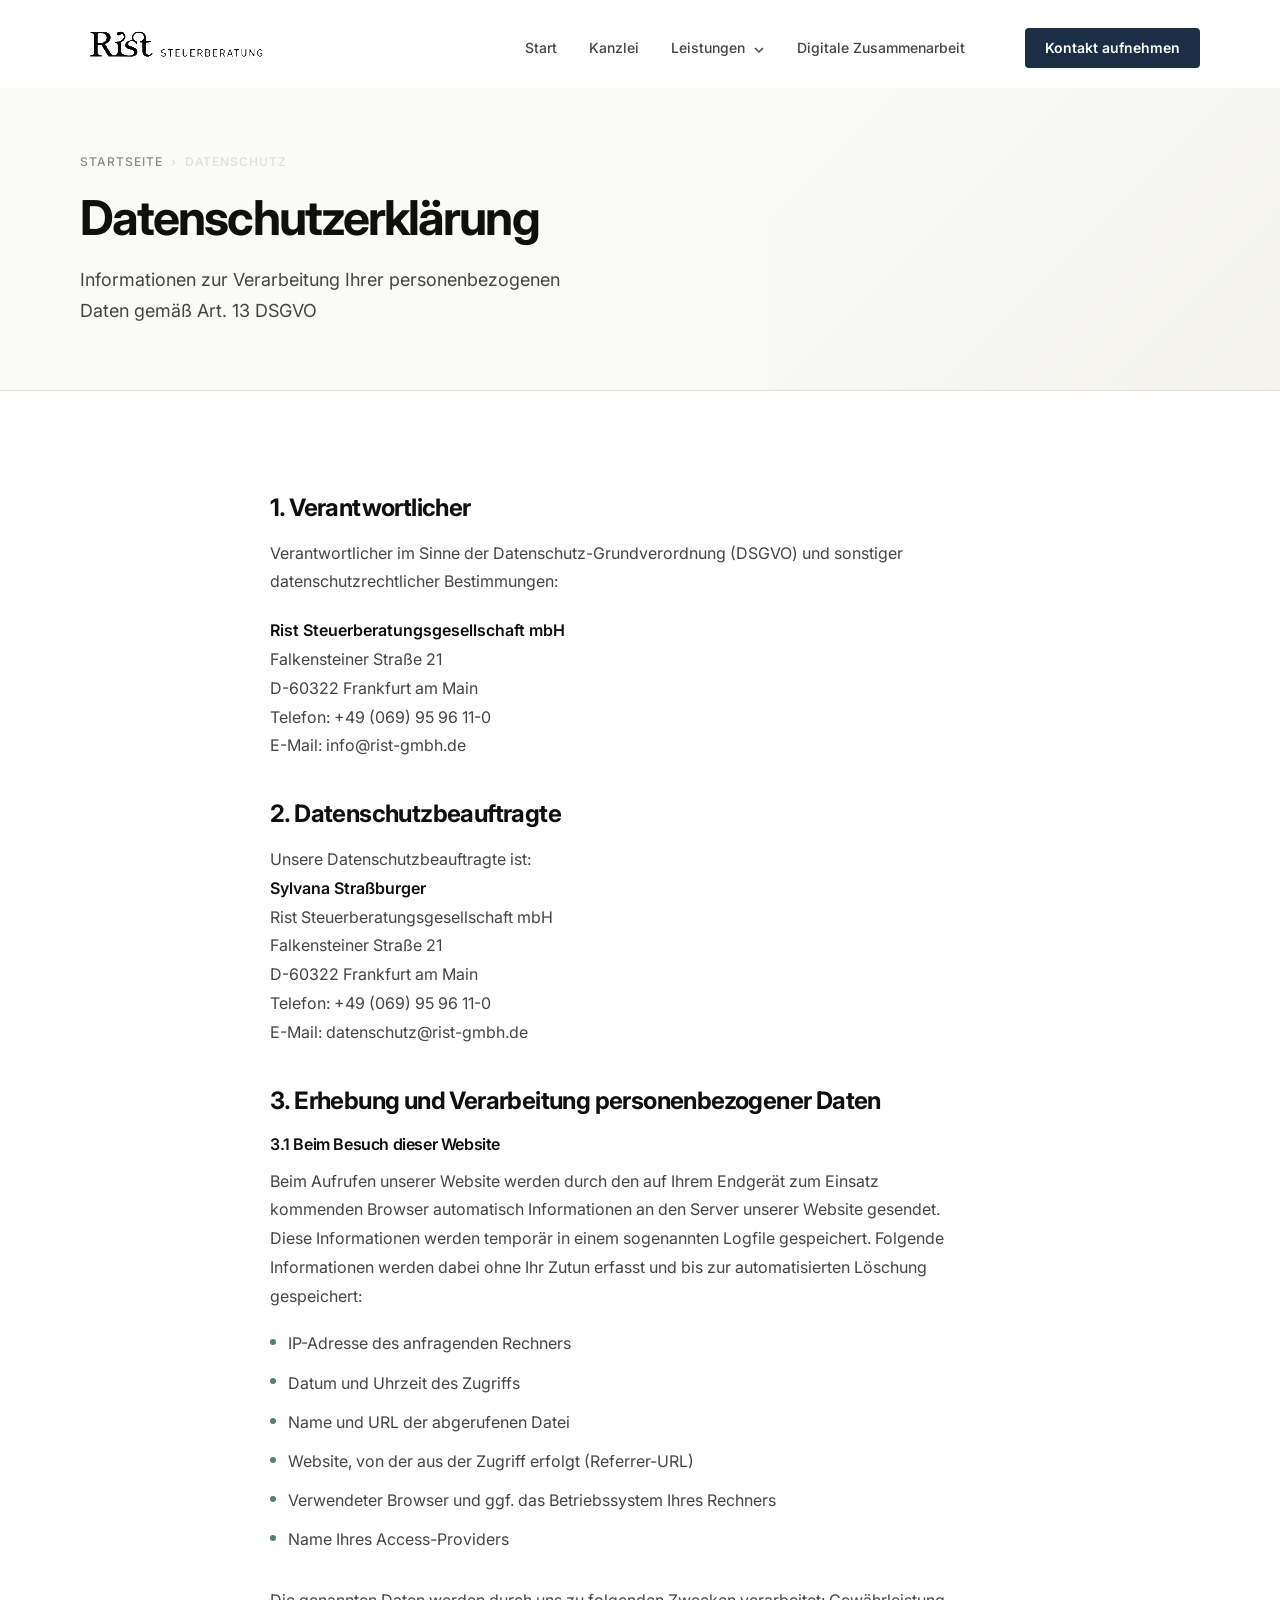
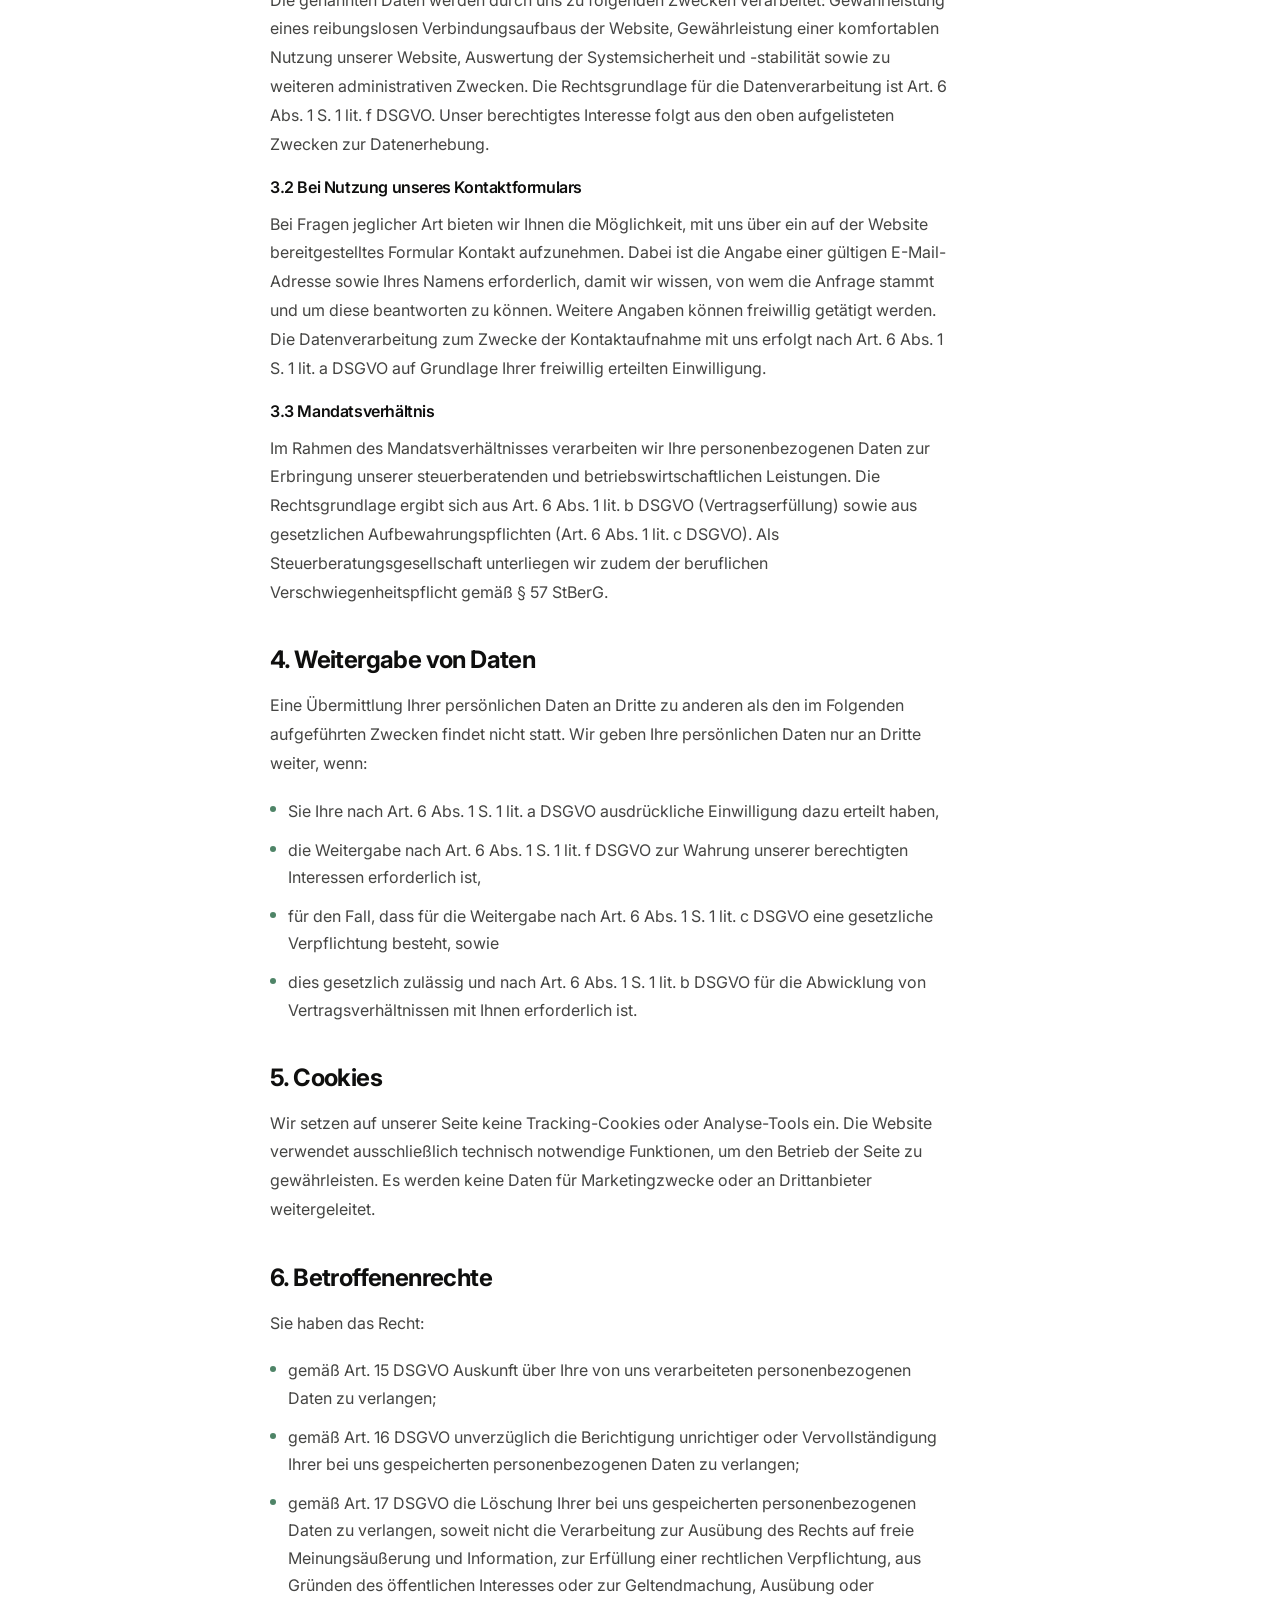
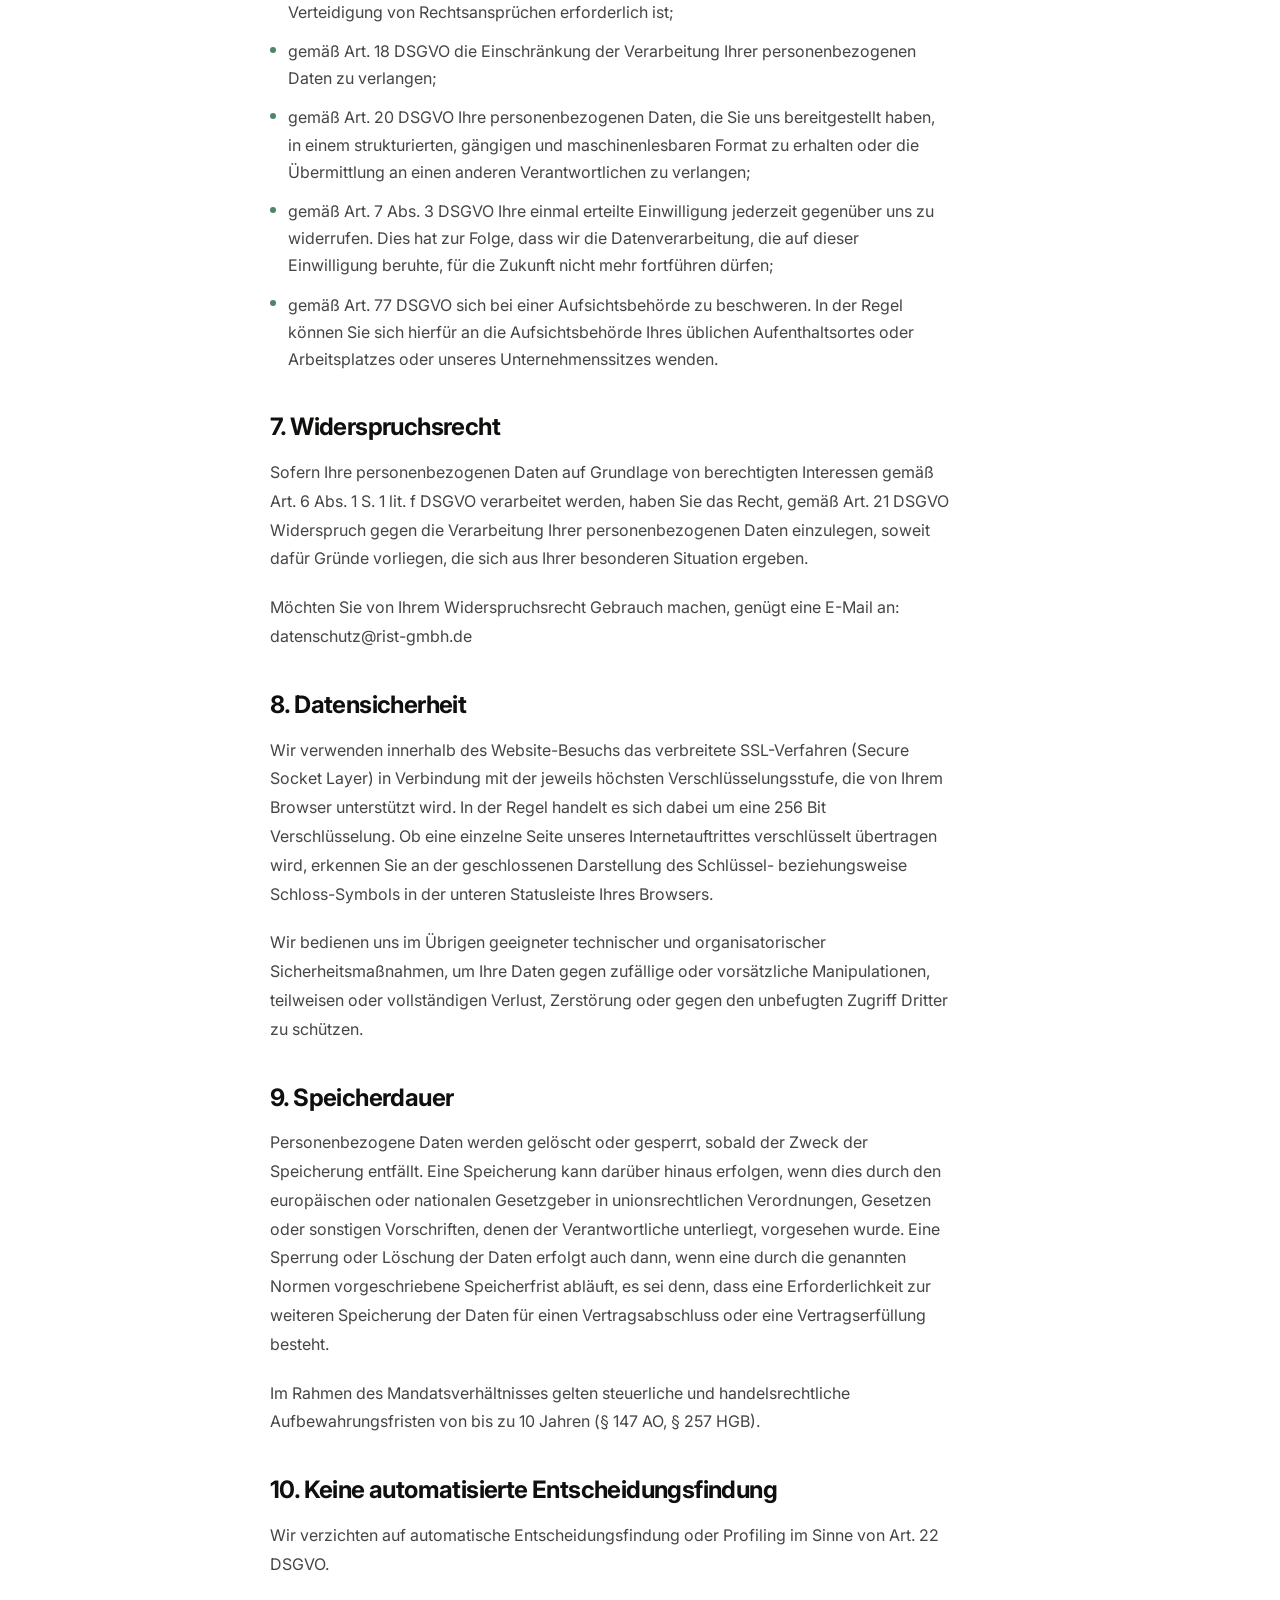
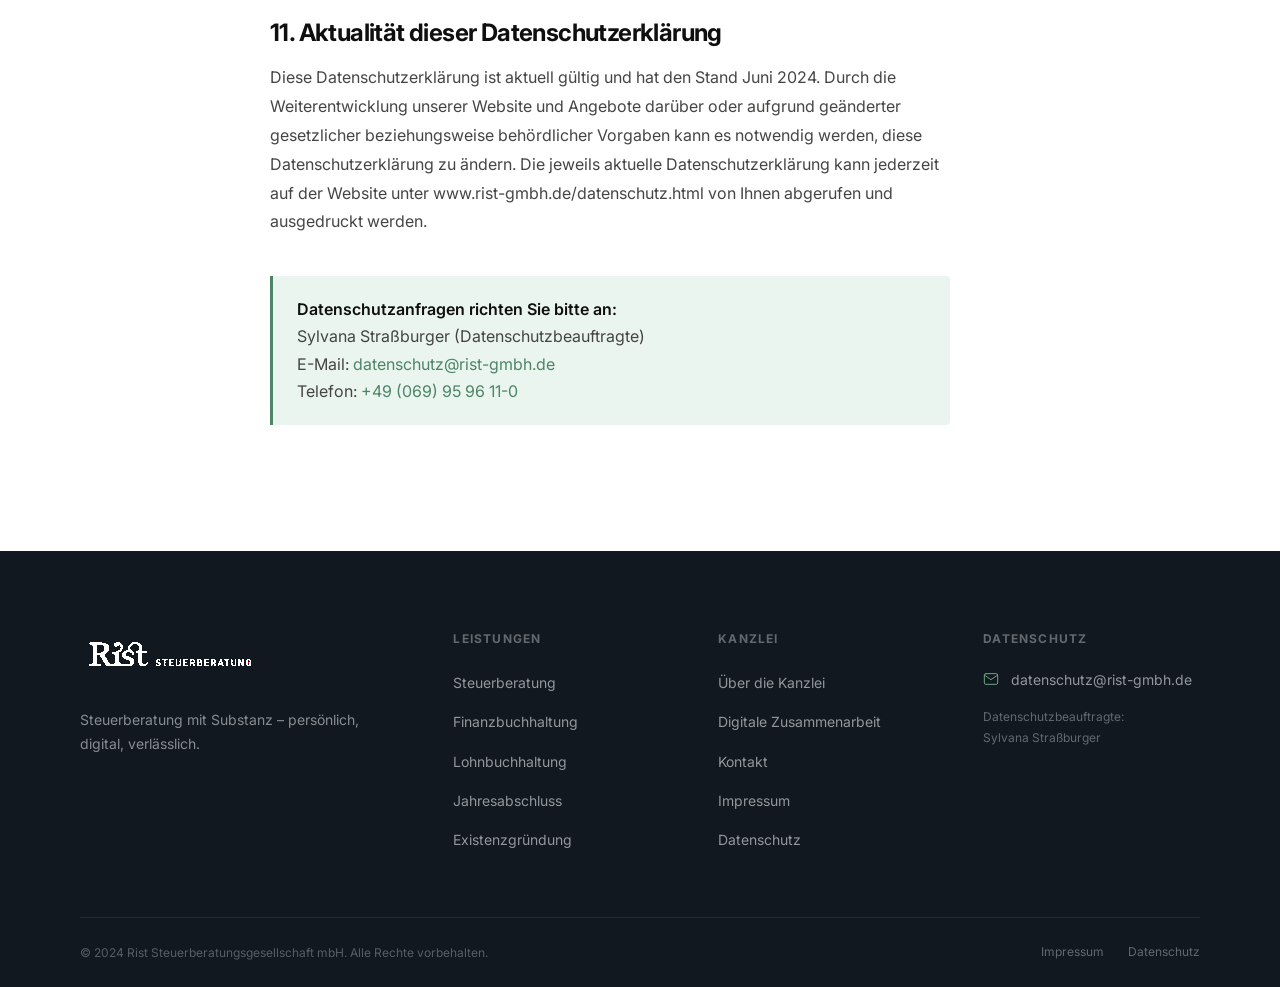
<file: datenschutz.html>
<!DOCTYPE html>
<html lang="de">
<head>
  <meta charset="UTF-8">
  <meta name="viewport" content="width=device-width, initial-scale=1.0">
  <meta name="description" content="Datenschutzerklärung der Rist Steuerberatungsgesellschaft mbH gemäß DSGVO.">
  <meta name="robots" content="noindex">
  <title>Datenschutz – Rist Steuerberatung</title>
  <link rel="stylesheet" href="css/style.css">
  <link rel="preconnect" href="https://fonts.googleapis.com">
  <link rel="preconnect" href="https://fonts.gstatic.com" crossorigin>
</head>
<body>

<header class="site-nav" role="banner">
  <div class="container">
    <nav class="site-nav__inner" aria-label="Hauptnavigation">
      <a href="index.html" class="site-nav__logo"><img src="assets/logo.png" alt="Rist Steuerberatung Logo" width="250" height="52"></a>
      <ul class="site-nav__links" role="list">
        <li><a href="index.html" class="site-nav__link">Start</a></li>
        <li><a href="kanzlei.html" class="site-nav__link">Kanzlei</a></li>
        <li class="site-nav__item">
          <a href="leistungen.html" class="site-nav__link" aria-haspopup="true">Leistungen <svg class="site-nav__chevron" viewBox="0 0 12 12" fill="none" stroke="currentColor" stroke-width="1.5" aria-hidden="true"><polyline points="2,4 6,8 10,4"/></svg></a>
          <div class="site-nav__dropdown" role="menu">
            <a href="steuerberatung.html" class="site-nav__dropdown-link" role="menuitem">Steuerberatung</a>
            <a href="finanzbuchhaltung.html" class="site-nav__dropdown-link" role="menuitem">Finanzbuchhaltung</a>
            <a href="lohnbuchhaltung.html" class="site-nav__dropdown-link" role="menuitem">Lohnbuchhaltung</a>
            <a href="jahresabschluss.html" class="site-nav__dropdown-link" role="menuitem">Jahresabschluss</a>
            <a href="existenzgruendung.html" class="site-nav__dropdown-link" role="menuitem">Existenzgründung &amp; Beratung</a>
          </div>
        </li>
        <li><a href="service.html" class="site-nav__link">Digitale Zusammenarbeit</a></li>
      </ul>
      <a href="kontakt.html" class="site-nav__cta">Kontakt aufnehmen</a>
      <button class="site-nav__hamburger" aria-label="Menü öffnen" aria-expanded="false"><span></span><span></span><span></span></button>
    </nav>
  </div>
</header>

<div class="site-nav__mobile" aria-label="Mobile Navigation">
  <ul class="site-nav__mobile-links" role="list">
    <li><a href="index.html" class="site-nav__mobile-link">Start</a></li>
    <li><a href="kanzlei.html" class="site-nav__mobile-link">Kanzlei</a></li>
    <li><a href="service.html" class="site-nav__mobile-link">Digitale Zusammenarbeit</a></li>
    <li><a href="kontakt.html" class="site-nav__mobile-link">Kontakt</a></li>
  </ul>
  <p class="site-nav__mobile-sublabel">Leistungen</p>
  <ul class="site-nav__mobile-sublinks" role="list">
    <li><a href="steuerberatung.html" class="site-nav__mobile-sublink">Steuerberatung</a></li>
    <li><a href="finanzbuchhaltung.html" class="site-nav__mobile-sublink">Finanzbuchhaltung</a></li>
    <li><a href="lohnbuchhaltung.html" class="site-nav__mobile-sublink">Lohnbuchhaltung</a></li>
    <li><a href="jahresabschluss.html" class="site-nav__mobile-sublink">Jahresabschluss</a></li>
    <li><a href="existenzgruendung.html" class="site-nav__mobile-sublink">Existenzgründung &amp; Beratung</a></li>
  </ul>
  <div class="site-nav__mobile-cta"><a href="kontakt.html" class="btn btn--primary btn--lg" style="width:100%;">Kontakt aufnehmen</a></div>
</div>

<main>

<section class="page-header--simple page-header">
  <div class="container">
    <div class="page-header__inner">
      <div>
        <nav class="page-header__breadcrumb" aria-label="Breadcrumb">
          <a href="index.html">Startseite</a>
          <span aria-hidden="true">›</span>
          <span aria-current="page">Datenschutz</span>
        </nav>
        <h1 class="page-header__title">Datenschutz&shy;erklärung</h1>
        <p class="page-header__subtitle">Informationen zur Verarbeitung Ihrer personenbezogenen Daten gemäß Art. 13 DSGVO</p>
      </div>
    </div>
  </div>
</section>

<section class="section section--white">
  <div class="container container--narrow">
    <article class="detail-content" style="max-width:680px;">

      <h3>1. Verantwortlicher</h3>
      <p>
        Verantwortlicher im Sinne der Datenschutz-Grundverordnung (DSGVO) und sonstiger datenschutzrechtlicher Bestimmungen:
      </p>
      <p>
        <strong>Rist Steuerberatungsgesellschaft mbH</strong><br>
        Falkensteiner Straße 21<br>
        D-60322 Frankfurt am Main<br>
        Telefon: <a href="tel:+496995961 10">+49 (069) 95 96 11-0</a><br>
        E-Mail: <a href="mailto:info@rist-gmbh.de">info@rist-gmbh.de</a>
      </p>

      <h3>2. Datenschutzbeauftragte</h3>
      <p>
        Unsere Datenschutzbeauftragte ist:<br>
        <strong>Sylvana Straßburger</strong><br>
        Rist Steuerberatungsgesellschaft mbH<br>
        Falkensteiner Straße 21<br>
        D-60322 Frankfurt am Main<br>
        Telefon: <a href="tel:+496995961 10">+49 (069) 95 96 11-0</a><br>
        E-Mail: <a href="mailto:datenschutz@rist-gmbh.de">datenschutz@rist-gmbh.de</a>
      </p>

      <h3>3. Erhebung und Verarbeitung personenbezogener Daten</h3>

      <h4 style="font-size: var(--text-base); font-weight:600; margin-top: var(--sp-5); margin-bottom: var(--sp-3);">3.1 Beim Besuch dieser Website</h4>
      <p>
        Beim Aufrufen unserer Website werden durch den auf Ihrem Endgerät zum Einsatz kommenden Browser automatisch Informationen an den Server unserer Website gesendet. Diese Informationen werden temporär in einem sogenannten Logfile gespeichert. Folgende Informationen werden dabei ohne Ihr Zutun erfasst und bis zur automatisierten Löschung gespeichert:
      </p>
      <ul>
        <li>IP-Adresse des anfragenden Rechners</li>
        <li>Datum und Uhrzeit des Zugriffs</li>
        <li>Name und URL der abgerufenen Datei</li>
        <li>Website, von der aus der Zugriff erfolgt (Referrer-URL)</li>
        <li>Verwendeter Browser und ggf. das Betriebssystem Ihres Rechners</li>
        <li>Name Ihres Access-Providers</li>
      </ul>
      <p>
        Die genannten Daten werden durch uns zu folgenden Zwecken verarbeitet: Gewährleistung eines reibungslosen Verbindungsaufbaus der Website, Gewährleistung einer komfortablen Nutzung unserer Website, Auswertung der Systemsicherheit und -stabilität sowie zu weiteren administrativen Zwecken. Die Rechtsgrundlage für die Datenverarbeitung ist Art. 6 Abs. 1 S. 1 lit. f DSGVO. Unser berechtigtes Interesse folgt aus den oben aufgelisteten Zwecken zur Datenerhebung.
      </p>

      <h4 style="font-size: var(--text-base); font-weight:600; margin-top: var(--sp-5); margin-bottom: var(--sp-3);">3.2 Bei Nutzung unseres Kontaktformulars</h4>
      <p>
        Bei Fragen jeglicher Art bieten wir Ihnen die Möglichkeit, mit uns über ein auf der Website bereitgestelltes Formular Kontakt aufzunehmen. Dabei ist die Angabe einer gültigen E-Mail-Adresse sowie Ihres Namens erforderlich, damit wir wissen, von wem die Anfrage stammt und um diese beantworten zu können. Weitere Angaben können freiwillig getätigt werden. Die Datenverarbeitung zum Zwecke der Kontaktaufnahme mit uns erfolgt nach Art. 6 Abs. 1 S. 1 lit. a DSGVO auf Grundlage Ihrer freiwillig erteilten Einwilligung.
      </p>

      <h4 style="font-size: var(--text-base); font-weight:600; margin-top: var(--sp-5); margin-bottom: var(--sp-3);">3.3 Mandatsverhältnis</h4>
      <p>
        Im Rahmen des Mandatsverhältnisses verarbeiten wir Ihre personenbezogenen Daten zur Erbringung unserer steuerberatenden und betriebswirtschaftlichen Leistungen. Die Rechtsgrundlage ergibt sich aus Art. 6 Abs. 1 lit. b DSGVO (Vertragserfüllung) sowie aus gesetzlichen Aufbewahrungspflichten (Art. 6 Abs. 1 lit. c DSGVO). Als Steuerberatungsgesellschaft unterliegen wir zudem der beruflichen Verschwiegenheitspflicht gemäß § 57 StBerG.
      </p>

      <h3>4. Weitergabe von Daten</h3>
      <p>
        Eine Übermittlung Ihrer persönlichen Daten an Dritte zu anderen als den im Folgenden aufgeführten Zwecken findet nicht statt. Wir geben Ihre persönlichen Daten nur an Dritte weiter, wenn:
      </p>
      <ul>
        <li>Sie Ihre nach Art. 6 Abs. 1 S. 1 lit. a DSGVO ausdrückliche Einwilligung dazu erteilt haben,</li>
        <li>die Weitergabe nach Art. 6 Abs. 1 S. 1 lit. f DSGVO zur Wahrung unserer berechtigten Interessen erforderlich ist,</li>
        <li>für den Fall, dass für die Weitergabe nach Art. 6 Abs. 1 S. 1 lit. c DSGVO eine gesetzliche Verpflichtung besteht, sowie</li>
        <li>dies gesetzlich zulässig und nach Art. 6 Abs. 1 S. 1 lit. b DSGVO für die Abwicklung von Vertragsverhältnissen mit Ihnen erforderlich ist.</li>
      </ul>

      <h3>5. Cookies</h3>
      <p>
        Wir setzen auf unserer Seite keine Tracking-Cookies oder Analyse-Tools ein. Die Website verwendet ausschließlich technisch notwendige Funktionen, um den Betrieb der Seite zu gewährleisten. Es werden keine Daten für Marketingzwecke oder an Drittanbieter weitergeleitet.
      </p>

      <h3>6. Betroffenenrechte</h3>
      <p>Sie haben das Recht:</p>
      <ul>
        <li>gemäß Art. 15 DSGVO Auskunft über Ihre von uns verarbeiteten personenbezogenen Daten zu verlangen;</li>
        <li>gemäß Art. 16 DSGVO unverzüglich die Berichtigung unrichtiger oder Vervollständigung Ihrer bei uns gespeicherten personenbezogenen Daten zu verlangen;</li>
        <li>gemäß Art. 17 DSGVO die Löschung Ihrer bei uns gespeicherten personenbezogenen Daten zu verlangen, soweit nicht die Verarbeitung zur Ausübung des Rechts auf freie Meinungsäußerung und Information, zur Erfüllung einer rechtlichen Verpflichtung, aus Gründen des öffentlichen Interesses oder zur Geltendmachung, Ausübung oder Verteidigung von Rechtsansprüchen erforderlich ist;</li>
        <li>gemäß Art. 18 DSGVO die Einschränkung der Verarbeitung Ihrer personenbezogenen Daten zu verlangen;</li>
        <li>gemäß Art. 20 DSGVO Ihre personenbezogenen Daten, die Sie uns bereitgestellt haben, in einem strukturierten, gängigen und maschinenlesbaren Format zu erhalten oder die Übermittlung an einen anderen Verantwortlichen zu verlangen;</li>
        <li>gemäß Art. 7 Abs. 3 DSGVO Ihre einmal erteilte Einwilligung jederzeit gegenüber uns zu widerrufen. Dies hat zur Folge, dass wir die Datenverarbeitung, die auf dieser Einwilligung beruhte, für die Zukunft nicht mehr fortführen dürfen;</li>
        <li>gemäß Art. 77 DSGVO sich bei einer Aufsichtsbehörde zu beschweren. In der Regel können Sie sich hierfür an die Aufsichtsbehörde Ihres üblichen Aufenthaltsortes oder Arbeitsplatzes oder unseres Unternehmenssitzes wenden.</li>
      </ul>

      <h3>7. Widerspruchsrecht</h3>
      <p>
        Sofern Ihre personenbezogenen Daten auf Grundlage von berechtigten Interessen gemäß Art. 6 Abs. 1 S. 1 lit. f DSGVO verarbeitet werden, haben Sie das Recht, gemäß Art. 21 DSGVO Widerspruch gegen die Verarbeitung Ihrer personenbezogenen Daten einzulegen, soweit dafür Gründe vorliegen, die sich aus Ihrer besonderen Situation ergeben.
      </p>
      <p>
        Möchten Sie von Ihrem Widerspruchsrecht Gebrauch machen, genügt eine E-Mail an: <a href="mailto:datenschutz@rist-gmbh.de">datenschutz@rist-gmbh.de</a>
      </p>

      <h3>8. Datensicherheit</h3>
      <p>
        Wir verwenden innerhalb des Website-Besuchs das verbreitete SSL-Verfahren (Secure Socket Layer) in Verbindung mit der jeweils höchsten Verschlüsselungsstufe, die von Ihrem Browser unterstützt wird. In der Regel handelt es sich dabei um eine 256 Bit Verschlüsselung. Ob eine einzelne Seite unseres Internetauftrittes verschlüsselt übertragen wird, erkennen Sie an der geschlossenen Darstellung des Schlüssel- beziehungsweise Schloss-Symbols in der unteren Statusleiste Ihres Browsers.
      </p>
      <p>
        Wir bedienen uns im Übrigen geeigneter technischer und organisatorischer Sicherheitsmaßnahmen, um Ihre Daten gegen zufällige oder vorsätzliche Manipulationen, teilweisen oder vollständigen Verlust, Zerstörung oder gegen den unbefugten Zugriff Dritter zu schützen.
      </p>

      <h3>9. Speicherdauer</h3>
      <p>
        Personenbezogene Daten werden gelöscht oder gesperrt, sobald der Zweck der Speicherung entfällt. Eine Speicherung kann darüber hinaus erfolgen, wenn dies durch den europäischen oder nationalen Gesetzgeber in unionsrechtlichen Verordnungen, Gesetzen oder sonstigen Vorschriften, denen der Verantwortliche unterliegt, vorgesehen wurde. Eine Sperrung oder Löschung der Daten erfolgt auch dann, wenn eine durch die genannten Normen vorgeschriebene Speicherfrist abläuft, es sei denn, dass eine Erforderlichkeit zur weiteren Speicherung der Daten für einen Vertragsabschluss oder eine Vertragserfüllung besteht.
      </p>
      <p>
        Im Rahmen des Mandatsverhältnisses gelten steuerliche und handelsrechtliche Aufbewahrungsfristen von bis zu 10 Jahren (§ 147 AO, § 257 HGB).
      </p>

      <h3>10. Keine automatisierte Entscheidungsfindung</h3>
      <p>
        Wir verzichten auf automatische Entscheidungsfindung oder Profiling im Sinne von Art. 22 DSGVO.
      </p>

      <h3>11. Aktualität dieser Datenschutzerklärung</h3>
      <p>
        Diese Datenschutzerklärung ist aktuell gültig und hat den Stand Juni 2024. Durch die Weiterentwicklung unserer Website und Angebote darüber oder aufgrund geänderter gesetzlicher beziehungsweise behördlicher Vorgaben kann es notwendig werden, diese Datenschutzerklärung zu ändern. Die jeweils aktuelle Datenschutzerklärung kann jederzeit auf der Website unter <a href="datenschutz.html">www.rist-gmbh.de/datenschutz.html</a> von Ihnen abgerufen und ausgedruckt werden.
      </p>

      <div class="highlight-block" style="margin-top: var(--sp-10);">
        <p><strong>Datenschutzanfragen richten Sie bitte an:</strong><br>
        Sylvana Straßburger (Datenschutzbeauftragte)<br>
        E-Mail: <a href="mailto:datenschutz@rist-gmbh.de" style="color: var(--color-accent);">datenschutz@rist-gmbh.de</a><br>
        Telefon: <a href="tel:+496995961 10" style="color: var(--color-accent);">+49 (069) 95 96 11-0</a></p>
      </div>

    </article>
  </div>
</section>

</main>

<footer class="site-footer" role="contentinfo">
  <div class="container">
    <div class="footer__main">
      <div class="footer__brand"><img src="assets/logo.png" alt="Rist Steuerberatung" class="footer__logo" width="160" height="32" loading="lazy"><p class="footer__brand-text">Steuerberatung mit Substanz – persönlich, digital, verlässlich.</p></div>
      <div><p class="footer__col-title">Leistungen</p><ul class="footer__links"><li><a href="steuerberatung.html" class="footer__link">Steuerberatung</a></li><li><a href="finanzbuchhaltung.html" class="footer__link">Finanzbuchhaltung</a></li><li><a href="lohnbuchhaltung.html" class="footer__link">Lohnbuchhaltung</a></li><li><a href="jahresabschluss.html" class="footer__link">Jahresabschluss</a></li><li><a href="existenzgruendung.html" class="footer__link">Existenzgründung</a></li></ul></div>
      <div><p class="footer__col-title">Kanzlei</p><ul class="footer__links"><li><a href="kanzlei.html" class="footer__link">Über die Kanzlei</a></li><li><a href="service.html" class="footer__link">Digitale Zusammenarbeit</a></li><li><a href="kontakt.html" class="footer__link">Kontakt</a></li><li><a href="impressum.html" class="footer__link">Impressum</a></li><li><a href="datenschutz.html" class="footer__link">Datenschutz</a></li></ul></div>
      <div><p class="footer__col-title">Datenschutz</p>
        <div class="footer__contact-item"><svg viewBox="0 0 24 24" fill="none" stroke="currentColor" stroke-width="1.5" stroke-linecap="round" stroke-linejoin="round" aria-hidden="true"><path d="M4 4h16c1.1 0 2 .9 2 2v12c0 1.1-.9 2-2 2H4c-1.1 0-2-.9-2-2V6c0-1.1.9-2 2-2z"/><polyline points="22,6 12,13 2,6"/></svg><a href="mailto:datenschutz@rist-gmbh.de">datenschutz@rist-gmbh.de</a></div>
        <p style="font-size: var(--text-xs); color: rgba(255,255,255,0.35); margin-top: var(--sp-3);">Datenschutzbeauftragte:<br>Sylvana Straßburger</p>
      </div>
    </div>
    <div class="footer__bottom">
      <p class="footer__copyright">© 2024 Rist Steuerberatungsgesellschaft mbH. Alle Rechte vorbehalten.</p>
      <nav class="footer__legal" aria-label="Rechtliche Links"><a href="impressum.html">Impressum</a><a href="datenschutz.html">Datenschutz</a></nav>
    </div>
  </div>
</footer>
<script src="js/main.js" defer></script>
</body>
</html>
</file>
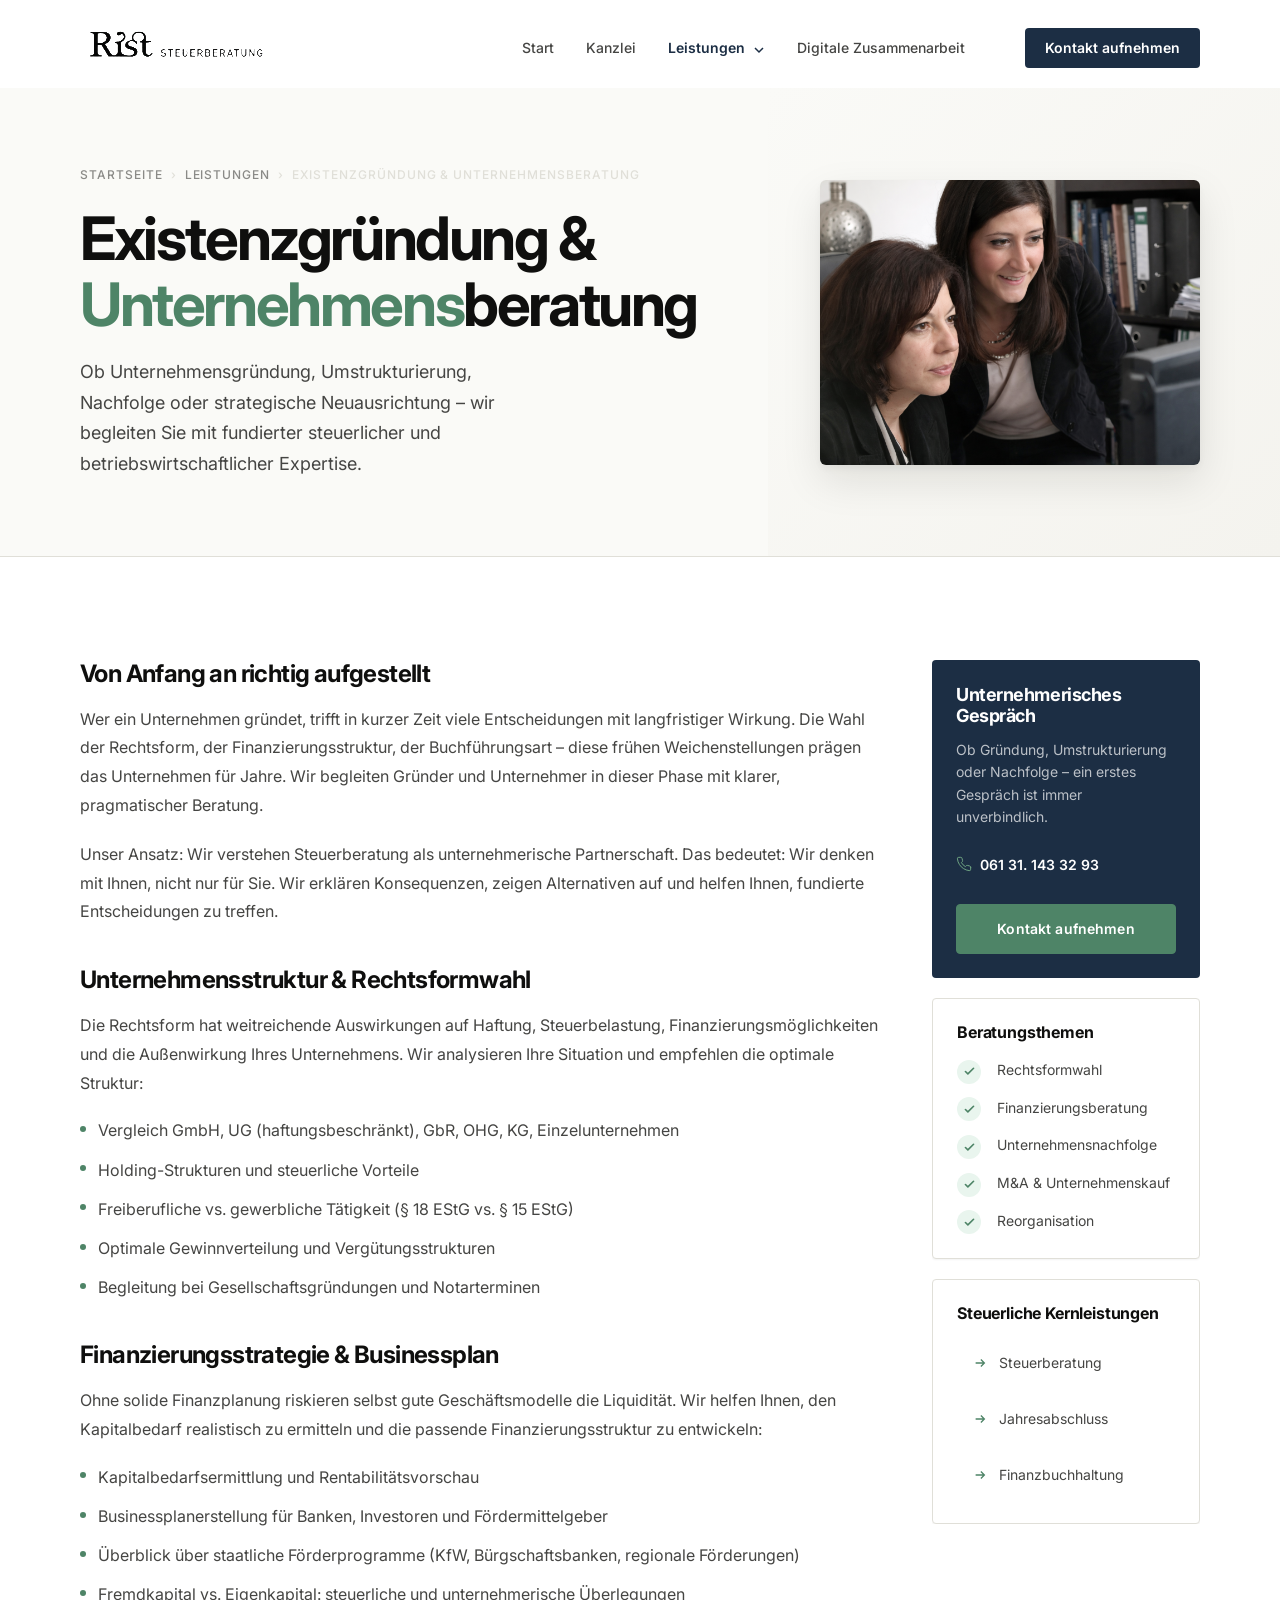
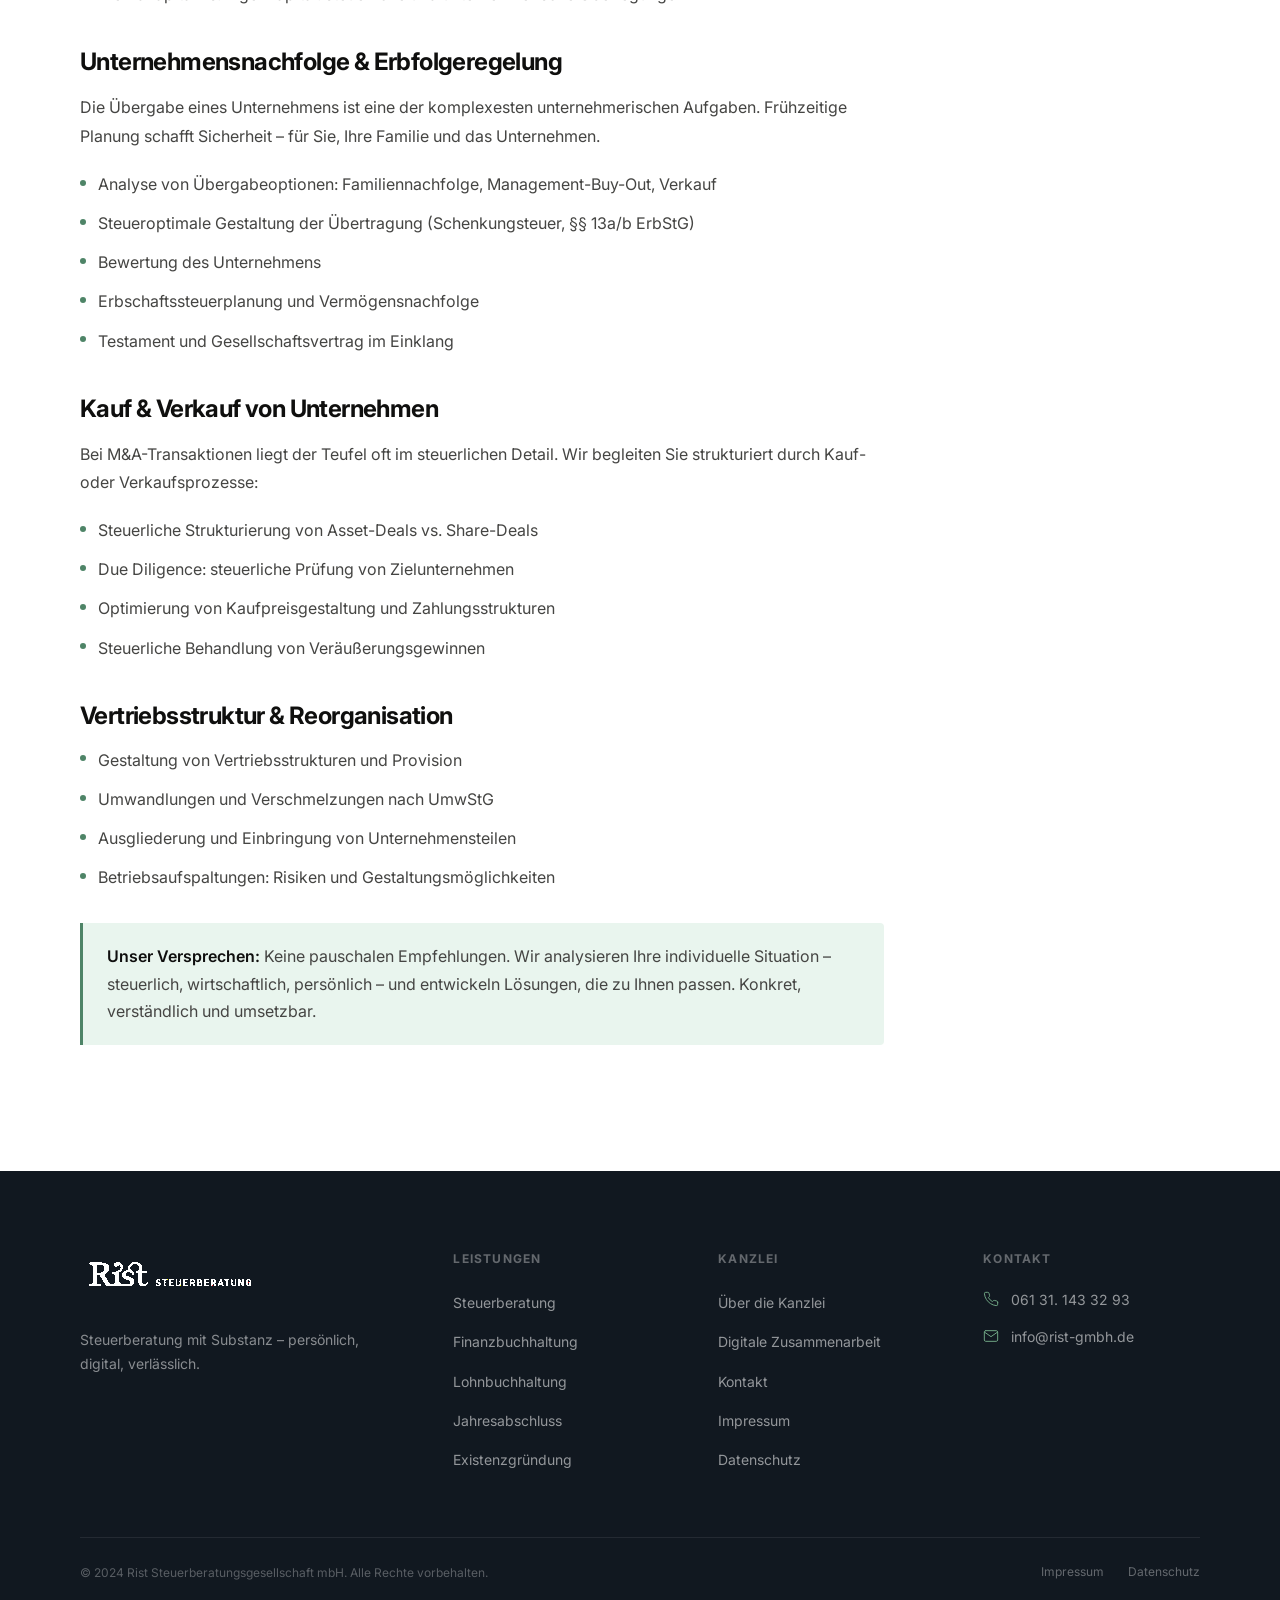
<file: existenzgruendung.html>
<!DOCTYPE html>
<html lang="de">
<head>
  <meta charset="UTF-8">
  <meta name="viewport" content="width=device-width, initial-scale=1.0">
  <meta name="description" content="Existenzgründung und Unternehmensberatung von Rist Steuerberatung – Rechtsformwahl, Finanzierungsstrategie, Unternehmensnachfolge und strategische Begleitung.">
  <title>Existenzgründung &amp; Unternehmensberatung – Rist Steuerberatung</title>
  <link rel="stylesheet" href="css/style.css">
  <link rel="preconnect" href="https://fonts.googleapis.com">
  <link rel="preconnect" href="https://fonts.gstatic.com" crossorigin>
</head>
<body>

<header class="site-nav" role="banner">
  <div class="container">
    <nav class="site-nav__inner" aria-label="Hauptnavigation">
      <a href="index.html" class="site-nav__logo"><img src="assets/logo.png" alt="Rist Steuerberatung Logo" width="250" height="52"></a>
      <ul class="site-nav__links" role="list">
        <li><a href="index.html" class="site-nav__link">Start</a></li>
        <li><a href="kanzlei.html" class="site-nav__link">Kanzlei</a></li>
        <li class="site-nav__item">
          <a href="leistungen.html" class="site-nav__link active" aria-haspopup="true">Leistungen <svg class="site-nav__chevron" viewBox="0 0 12 12" fill="none" stroke="currentColor" stroke-width="1.5" aria-hidden="true"><polyline points="2,4 6,8 10,4"/></svg></a>
          <div class="site-nav__dropdown" role="menu">
            <a href="steuerberatung.html" class="site-nav__dropdown-link" role="menuitem">Steuerberatung</a>
            <a href="finanzbuchhaltung.html" class="site-nav__dropdown-link" role="menuitem">Finanzbuchhaltung</a>
            <a href="lohnbuchhaltung.html" class="site-nav__dropdown-link" role="menuitem">Lohnbuchhaltung</a>
            <a href="jahresabschluss.html" class="site-nav__dropdown-link" role="menuitem">Jahresabschluss</a>
            <a href="existenzgruendung.html" class="site-nav__dropdown-link" role="menuitem">Existenzgründung &amp; Beratung</a>
          </div>
        </li>
        <li><a href="service.html" class="site-nav__link">Digitale Zusammenarbeit</a></li>
      </ul>
      <a href="kontakt.html" class="site-nav__cta">Kontakt aufnehmen</a>
      <button class="site-nav__hamburger" aria-label="Menü öffnen" aria-expanded="false"><span></span><span></span><span></span></button>
    </nav>
  </div>
</header>

<div class="site-nav__mobile" aria-label="Mobile Navigation">
  <ul class="site-nav__mobile-links" role="list">
    <li><a href="index.html" class="site-nav__mobile-link">Start</a></li>
    <li><a href="kanzlei.html" class="site-nav__mobile-link">Kanzlei</a></li>
    <li><a href="service.html" class="site-nav__mobile-link">Digitale Zusammenarbeit</a></li>
    <li><a href="kontakt.html" class="site-nav__mobile-link">Kontakt</a></li>
  </ul>
  <p class="site-nav__mobile-sublabel">Leistungen</p>
  <ul class="site-nav__mobile-sublinks" role="list">
    <li><a href="steuerberatung.html" class="site-nav__mobile-sublink">Steuerberatung</a></li>
    <li><a href="finanzbuchhaltung.html" class="site-nav__mobile-sublink">Finanzbuchhaltung</a></li>
    <li><a href="lohnbuchhaltung.html" class="site-nav__mobile-sublink">Lohnbuchhaltung</a></li>
    <li><a href="jahresabschluss.html" class="site-nav__mobile-sublink">Jahresabschluss</a></li>
    <li><a href="existenzgruendung.html" class="site-nav__mobile-sublink">Existenzgründung &amp; Beratung</a></li>
  </ul>
  <div class="site-nav__mobile-cta"><a href="kontakt.html" class="btn btn--primary btn--lg" style="width:100%;">Kontakt aufnehmen</a></div>
</div>

<main>

<section class="page-header">
  <div class="container">
    <div class="page-header__inner">
      <div>
        <nav class="page-header__breadcrumb" aria-label="Breadcrumb">
          <a href="index.html">Startseite</a><span aria-hidden="true">›</span>
          <a href="leistungen.html">Leistungen</a><span aria-hidden="true">›</span>
          <span aria-current="page">Existenzgründung &amp; Unternehmensberatung</span>
        </nav>
        <h1 class="page-header__title">Existenz&shy;gründung &amp;<br><em>Unternehmens</em>beratung</h1>
        <p class="page-header__subtitle">Ob Unternehmensgründung, Umstrukturierung, Nachfolge oder strategische Neuausrichtung – wir begleiten Sie mit fundierter steuerlicher und betriebswirtschaftlicher Expertise.</p>
      </div>
      <div class="page-header__visual">
        <img src="assets/team-consulting.png" alt="Unternehmensberatung bei Rist" class="page-header__img" loading="eager">
      </div>
    </div>
  </div>
</section>

<section class="section section--white">
  <div class="container">
    <div class="detail-layout">
      <article class="detail-content reveal">

        <h3>Von Anfang an richtig aufgestellt</h3>
        <p>Wer ein Unternehmen gründet, trifft in kurzer Zeit viele Entscheidungen mit langfristiger Wirkung. Die Wahl der Rechtsform, der Finanzierungsstruktur, der Buchführungsart – diese frühen Weichenstellungen prägen das Unternehmen für Jahre. Wir begleiten Gründer und Unternehmer in dieser Phase mit klarer, pragmatischer Beratung.</p>
        <p>Unser Ansatz: Wir verstehen Steuerberatung als unternehmerische Partnerschaft. Das bedeutet: Wir denken mit Ihnen, nicht nur für Sie. Wir erklären Konsequenzen, zeigen Alternativen auf und helfen Ihnen, fundierte Entscheidungen zu treffen.</p>

        <h3>Unternehmensstruktur &amp; Rechtsformwahl</h3>
        <p>Die Rechtsform hat weitreichende Auswirkungen auf Haftung, Steuerbelastung, Finanzierungsmöglichkeiten und die Außenwirkung Ihres Unternehmens. Wir analysieren Ihre Situation und empfehlen die optimale Struktur:</p>
        <ul>
          <li>Vergleich GmbH, UG (haftungsbeschränkt), GbR, OHG, KG, Einzelunternehmen</li>
          <li>Holding-Strukturen und steuerliche Vorteile</li>
          <li>Freiberufliche vs. gewerbliche Tätigkeit (§ 18 EStG vs. § 15 EStG)</li>
          <li>Optimale Gewinnverteilung und Vergütungsstrukturen</li>
          <li>Begleitung bei Gesellschaftsgründungen und Notarterminen</li>
        </ul>

        <h3>Finanzierungsstrategie &amp; Businessplan</h3>
        <p>Ohne solide Finanzplanung riskieren selbst gute Geschäftsmodelle die Liquidität. Wir helfen Ihnen, den Kapitalbedarf realistisch zu ermitteln und die passende Finanzierungsstruktur zu entwickeln:</p>
        <ul>
          <li>Kapitalbedarfsermittlung und Rentabilitätsvorschau</li>
          <li>Businessplanerstellung für Banken, Investoren und Fördermittelgeber</li>
          <li>Überblick über staatliche Förderprogramme (KfW, Bürgschaftsbanken, regionale Förderungen)</li>
          <li>Fremdkapital vs. Eigenkapital: steuerliche und unternehmerische Überlegungen</li>
        </ul>

        <h3>Unternehmensnachfolge &amp; Erbfolgeregelung</h3>
        <p>Die Übergabe eines Unternehmens ist eine der komplexesten unternehmerischen Aufgaben. Frühzeitige Planung schafft Sicherheit – für Sie, Ihre Familie und das Unternehmen.</p>
        <ul>
          <li>Analyse von Übergabeoptionen: Familiennachfolge, Management-Buy-Out, Verkauf</li>
          <li>Steueroptimale Gestaltung der Übertragung (Schenkungsteuer, §§ 13a/b ErbStG)</li>
          <li>Bewertung des Unternehmens</li>
          <li>Erbschaftssteuerplanung und Vermögensnachfolge</li>
          <li>Testament und Gesellschaftsvertrag im Einklang</li>
        </ul>

        <h3>Kauf &amp; Verkauf von Unternehmen</h3>
        <p>Bei M&amp;A-Transaktionen liegt der Teufel oft im steuerlichen Detail. Wir begleiten Sie strukturiert durch Kauf- oder Verkaufsprozesse:</p>
        <ul>
          <li>Steuerliche Strukturierung von Asset-Deals vs. Share-Deals</li>
          <li>Due Diligence: steuerliche Prüfung von Zielunternehmen</li>
          <li>Optimierung von Kaufpreisgestaltung und Zahlungsstrukturen</li>
          <li>Steuerliche Behandlung von Veräußerungsgewinnen</li>
        </ul>

        <h3>Vertriebsstruktur &amp; Reorganisation</h3>
        <ul>
          <li>Gestaltung von Vertriebsstrukturen und Provision</li>
          <li>Umwandlungen und Verschmelzungen nach UmwStG</li>
          <li>Ausgliederung und Einbringung von Unternehmensteilen</li>
          <li>Betriebsaufspaltungen: Risiken und Gestaltungsmöglichkeiten</li>
        </ul>

        <div class="highlight-block">
          <p><strong>Unser Versprechen:</strong> Keine pauschalen Empfehlungen. Wir analysieren Ihre individuelle Situation – steuerlich, wirtschaftlich, persönlich – und entwickeln Lösungen, die zu Ihnen passen. Konkret, verständlich und umsetzbar.</p>
        </div>

      </article>

      <aside class="detail-sidebar">
        <div class="sidebar-contact">
          <h3 class="sidebar-contact__title">Unternehmerisches Gespräch</h3>
          <p class="sidebar-contact__text">Ob Gründung, Umstrukturierung oder Nachfolge – ein erstes Gespräch ist immer unverbindlich.</p>
          <div class="sidebar-contact__tel">
            <svg viewBox="0 0 24 24" fill="none" stroke="currentColor" stroke-width="1.5" stroke-linecap="round" stroke-linejoin="round" aria-hidden="true"><path d="M22 16.92v3a2 2 0 01-2.18 2 19.79 19.79 0 01-8.63-3.07 19.5 19.5 0 01-6-6 19.79 19.79 0 01-3.07-8.67A2 2 0 014.11 2h3a2 2 0 012 1.72c.127.96.361 1.903.7 2.81a2 2 0 01-.45 2.11L8.09 9.91a16 16 0 006 6l1.27-1.27a2 2 0 012.11-.45c.907.339 1.85.573 2.81.7A2 2 0 0122 16.92z"/></svg>
            <a href="tel:+4961311433293" style="color:white;">061 31. 143 32 93</a>
          </div>
          <a href="kontakt.html" class="btn btn--accent" style="width:100%; justify-content:center; margin-top: var(--sp-4);">Kontakt aufnehmen</a>
        </div>
        <div class="sidebar-card">
          <h3 class="sidebar-card__title">Beratungsthemen</h3>
          <div class="check-list" style="gap: var(--sp-3);">
            <div class="check-list__item"><div class="check-list__icon" aria-hidden="true"><svg viewBox="0 0 16 16" fill="none" stroke="currentColor" stroke-width="2" stroke-linecap="round" stroke-linejoin="round"><polyline points="3,8 6,11 13,4"/></svg></div><div class="check-list__text" style="font-size:var(--text-sm);">Rechtsformwahl</div></div>
            <div class="check-list__item"><div class="check-list__icon" aria-hidden="true"><svg viewBox="0 0 16 16" fill="none" stroke="currentColor" stroke-width="2" stroke-linecap="round" stroke-linejoin="round"><polyline points="3,8 6,11 13,4"/></svg></div><div class="check-list__text" style="font-size:var(--text-sm);">Finanzierungsberatung</div></div>
            <div class="check-list__item"><div class="check-list__icon" aria-hidden="true"><svg viewBox="0 0 16 16" fill="none" stroke="currentColor" stroke-width="2" stroke-linecap="round" stroke-linejoin="round"><polyline points="3,8 6,11 13,4"/></svg></div><div class="check-list__text" style="font-size:var(--text-sm);">Unternehmensnachfolge</div></div>
            <div class="check-list__item"><div class="check-list__icon" aria-hidden="true"><svg viewBox="0 0 16 16" fill="none" stroke="currentColor" stroke-width="2" stroke-linecap="round" stroke-linejoin="round"><polyline points="3,8 6,11 13,4"/></svg></div><div class="check-list__text" style="font-size:var(--text-sm);">M&amp;A &amp; Unternehmenskauf</div></div>
            <div class="check-list__item"><div class="check-list__icon" aria-hidden="true"><svg viewBox="0 0 16 16" fill="none" stroke="currentColor" stroke-width="2" stroke-linecap="round" stroke-linejoin="round"><polyline points="3,8 6,11 13,4"/></svg></div><div class="check-list__text" style="font-size:var(--text-sm);">Reorganisation</div></div>
          </div>
        </div>
        <div class="sidebar-card">
          <h3 class="sidebar-card__title">Steuerliche Kernleistungen</h3>
          <nav class="sidebar-card__links">
            <a href="steuerberatung.html" class="sidebar-card__link"><svg viewBox="0 0 16 16" fill="none" stroke="currentColor" stroke-width="1.5" aria-hidden="true"><path d="M3 8h10M9 4l4 4-4 4"/></svg>Steuerberatung</a>
            <a href="jahresabschluss.html" class="sidebar-card__link"><svg viewBox="0 0 16 16" fill="none" stroke="currentColor" stroke-width="1.5" aria-hidden="true"><path d="M3 8h10M9 4l4 4-4 4"/></svg>Jahresabschluss</a>
            <a href="finanzbuchhaltung.html" class="sidebar-card__link"><svg viewBox="0 0 16 16" fill="none" stroke="currentColor" stroke-width="1.5" aria-hidden="true"><path d="M3 8h10M9 4l4 4-4 4"/></svg>Finanzbuchhaltung</a>
          </nav>
        </div>
      </aside>
    </div>
  </div>
</section>


</main>

<footer class="site-footer" role="contentinfo">
  <div class="container">
    <div class="footer__main">
      <div class="footer__brand"><img src="assets/logo.png" alt="Rist Steuerberatung" class="footer__logo" width="160" height="32" loading="lazy"><p class="footer__brand-text">Steuerberatung mit Substanz – persönlich, digital, verlässlich.</p></div>
      <div><p class="footer__col-title">Leistungen</p><ul class="footer__links"><li><a href="steuerberatung.html" class="footer__link">Steuerberatung</a></li><li><a href="finanzbuchhaltung.html" class="footer__link">Finanzbuchhaltung</a></li><li><a href="lohnbuchhaltung.html" class="footer__link">Lohnbuchhaltung</a></li><li><a href="jahresabschluss.html" class="footer__link">Jahresabschluss</a></li><li><a href="existenzgruendung.html" class="footer__link">Existenzgründung</a></li></ul></div>
      <div><p class="footer__col-title">Kanzlei</p><ul class="footer__links"><li><a href="kanzlei.html" class="footer__link">Über die Kanzlei</a></li><li><a href="service.html" class="footer__link">Digitale Zusammenarbeit</a></li><li><a href="kontakt.html" class="footer__link">Kontakt</a></li><li><a href="impressum.html" class="footer__link">Impressum</a></li><li><a href="datenschutz.html" class="footer__link">Datenschutz</a></li></ul></div>
      <div><p class="footer__col-title">Kontakt</p><div class="footer__contact-item"><svg viewBox="0 0 24 24" fill="none" stroke="currentColor" stroke-width="1.5" stroke-linecap="round" stroke-linejoin="round" aria-hidden="true"><path d="M22 16.92v3a2 2 0 01-2.18 2 19.79 19.79 0 01-8.63-3.07 19.5 19.5 0 01-6-6 19.79 19.79 0 01-3.07-8.67A2 2 0 014.11 2h3a2 2 0 012 1.72c.127.96.361 1.903.7 2.81a2 2 0 01-.45 2.11L8.09 9.91a16 16 0 006 6l1.27-1.27a2 2 0 012.11-.45c.907.339 1.85.573 2.81.7A2 2 0 0122 16.92z"/></svg><a href="tel:+4961311433293">061 31. 143 32 93</a></div><div class="footer__contact-item"><svg viewBox="0 0 24 24" fill="none" stroke="currentColor" stroke-width="1.5" stroke-linecap="round" stroke-linejoin="round" aria-hidden="true"><path d="M4 4h16c1.1 0 2 .9 2 2v12c0 1.1-.9 2-2 2H4c-1.1 0-2-.9-2-2V6c0-1.1.9-2 2-2z"/><polyline points="22,6 12,13 2,6"/></svg><a href="mailto:info@rist-gmbh.de">info@rist-gmbh.de</a></div></div>
    </div>
    <div class="footer__bottom">
      <p class="footer__copyright">© 2024 Rist Steuerberatungsgesellschaft mbH. Alle Rechte vorbehalten.</p>
      <nav class="footer__legal" aria-label="Rechtliche Links"><a href="impressum.html">Impressum</a><a href="datenschutz.html">Datenschutz</a></nav>
    </div>
  </div>
</footer>
<script src="js/main.js" defer></script>
</body>
</html>
</file>
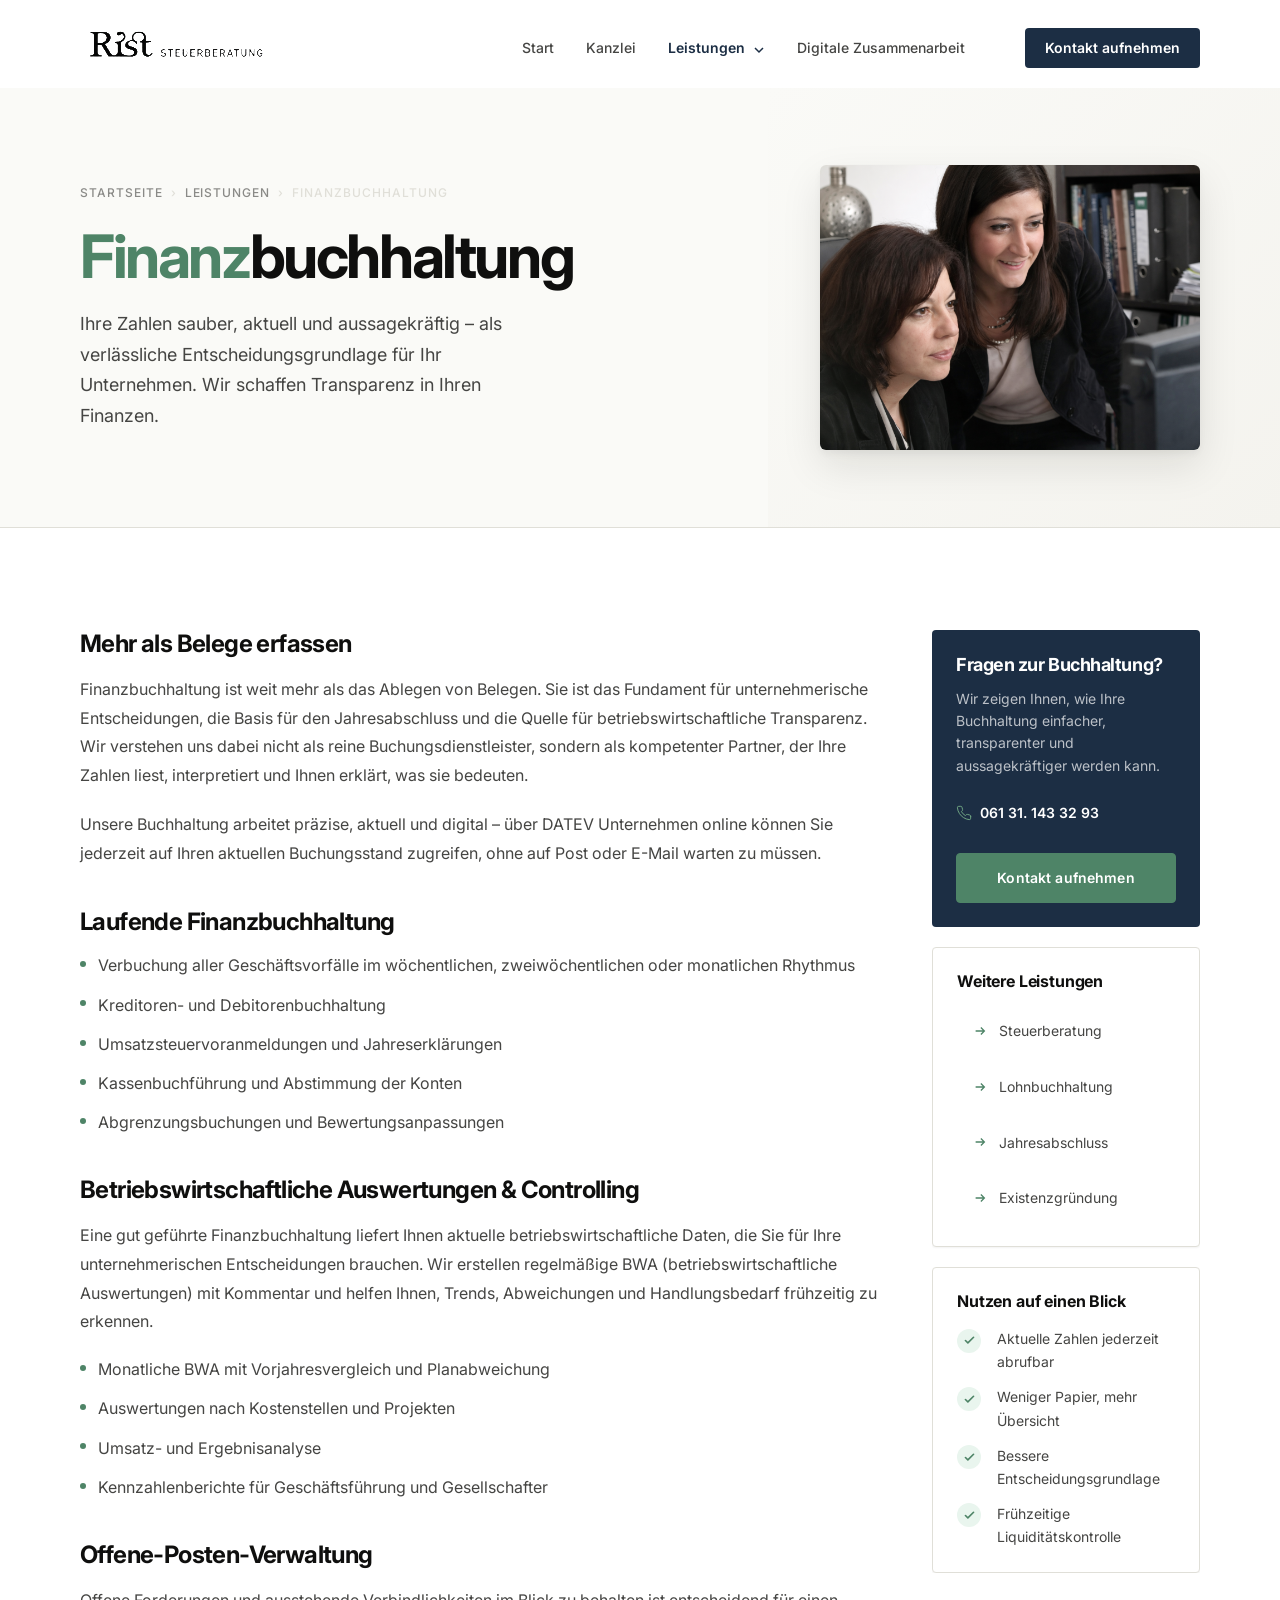
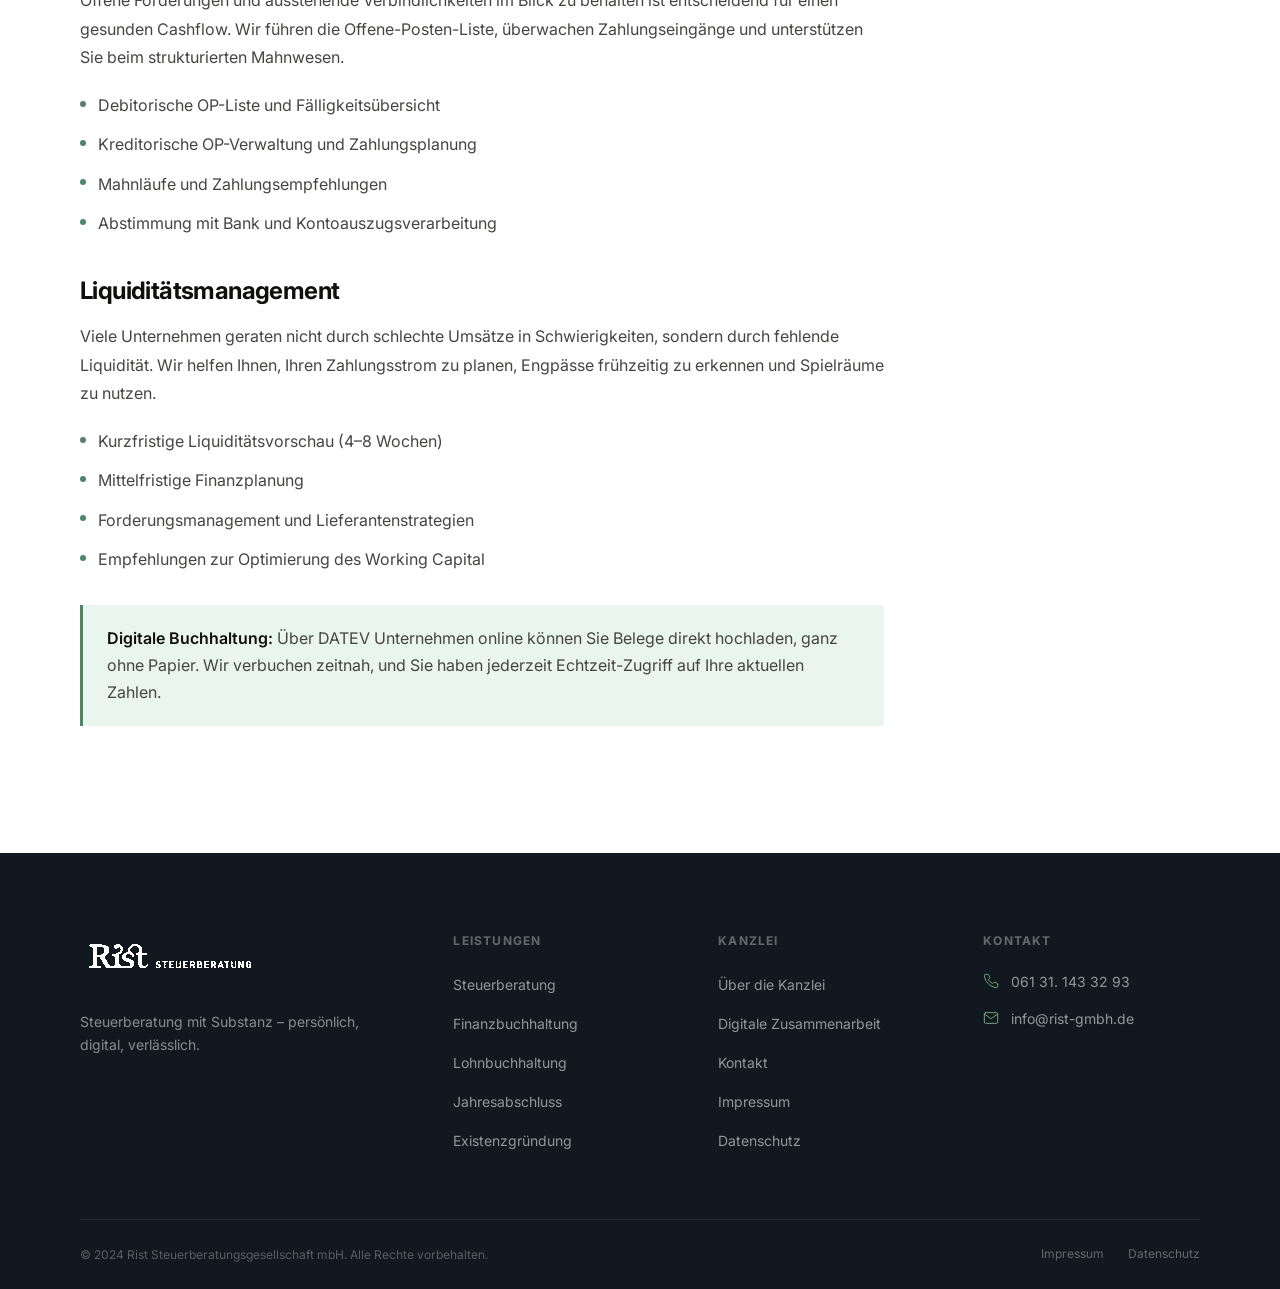
<file: finanzbuchhaltung.html>
<!DOCTYPE html>
<html lang="de">
<head>
  <meta charset="UTF-8">
  <meta name="viewport" content="width=device-width, initial-scale=1.0">
  <meta name="description" content="Finanzbuchhaltung von Rist Steuerberatung – präzise, aktuell und als Entscheidungsgrundlage. Controlling, BWA, Liquiditätsmanagement und mehr.">
  <title>Finanzbuchhaltung – Rist Steuerberatung</title>
  <link rel="stylesheet" href="css/style.css">
  <link rel="preconnect" href="https://fonts.googleapis.com">
  <link rel="preconnect" href="https://fonts.gstatic.com" crossorigin>
</head>
<body>

<header class="site-nav" role="banner">
  <div class="container">
    <nav class="site-nav__inner" aria-label="Hauptnavigation">
      <a href="index.html" class="site-nav__logo"><img src="assets/logo.png" alt="Rist Steuerberatung Logo" width="250" height="52"></a>
      <ul class="site-nav__links" role="list">
        <li><a href="index.html" class="site-nav__link">Start</a></li>
        <li><a href="kanzlei.html" class="site-nav__link">Kanzlei</a></li>
        <li class="site-nav__item">
          <a href="leistungen.html" class="site-nav__link active" aria-haspopup="true">Leistungen <svg class="site-nav__chevron" viewBox="0 0 12 12" fill="none" stroke="currentColor" stroke-width="1.5" aria-hidden="true"><polyline points="2,4 6,8 10,4"/></svg></a>
          <div class="site-nav__dropdown" role="menu">
            <a href="steuerberatung.html" class="site-nav__dropdown-link" role="menuitem">Steuerberatung</a>
            <a href="finanzbuchhaltung.html" class="site-nav__dropdown-link" role="menuitem">Finanzbuchhaltung</a>
            <a href="lohnbuchhaltung.html" class="site-nav__dropdown-link" role="menuitem">Lohnbuchhaltung</a>
            <a href="jahresabschluss.html" class="site-nav__dropdown-link" role="menuitem">Jahresabschluss</a>
            <a href="existenzgruendung.html" class="site-nav__dropdown-link" role="menuitem">Existenzgründung &amp; Beratung</a>
          </div>
        </li>
        <li><a href="service.html" class="site-nav__link">Digitale Zusammenarbeit</a></li>
      </ul>
      <a href="kontakt.html" class="site-nav__cta">Kontakt aufnehmen</a>
      <button class="site-nav__hamburger" aria-label="Menü öffnen" aria-expanded="false"><span></span><span></span><span></span></button>
    </nav>
  </div>
</header>

<div class="site-nav__mobile" aria-label="Mobile Navigation">
  <ul class="site-nav__mobile-links" role="list">
    <li><a href="index.html" class="site-nav__mobile-link">Start</a></li>
    <li><a href="kanzlei.html" class="site-nav__mobile-link">Kanzlei</a></li>
    <li><a href="service.html" class="site-nav__mobile-link">Digitale Zusammenarbeit</a></li>
    <li><a href="kontakt.html" class="site-nav__mobile-link">Kontakt</a></li>
  </ul>
  <p class="site-nav__mobile-sublabel">Leistungen</p>
  <ul class="site-nav__mobile-sublinks" role="list">
    <li><a href="steuerberatung.html" class="site-nav__mobile-sublink">Steuerberatung</a></li>
    <li><a href="finanzbuchhaltung.html" class="site-nav__mobile-sublink">Finanzbuchhaltung</a></li>
    <li><a href="lohnbuchhaltung.html" class="site-nav__mobile-sublink">Lohnbuchhaltung</a></li>
    <li><a href="jahresabschluss.html" class="site-nav__mobile-sublink">Jahresabschluss</a></li>
    <li><a href="existenzgruendung.html" class="site-nav__mobile-sublink">Existenzgründung &amp; Beratung</a></li>
  </ul>
  <div class="site-nav__mobile-cta"><a href="kontakt.html" class="btn btn--primary btn--lg" style="width:100%;">Kontakt aufnehmen</a></div>
</div>

<main>

<section class="page-header">
  <div class="container">
    <div class="page-header__inner">
      <div>
        <nav class="page-header__breadcrumb" aria-label="Breadcrumb">
          <a href="index.html">Startseite</a><span aria-hidden="true">›</span>
          <a href="leistungen.html">Leistungen</a><span aria-hidden="true">›</span>
          <span aria-current="page">Finanzbuchhaltung</span>
        </nav>
        <h1 class="page-header__title"><em>Finanz</em>buchhaltung</h1>
        <p class="page-header__subtitle">Ihre Zahlen sauber, aktuell und aussagekräftig – als verlässliche Entscheidungsgrundlage für Ihr Unternehmen. Wir schaffen Transparenz in Ihren Finanzen.</p>
      </div>
      <div class="page-header__visual">
        <img src="assets/team-consulting.png" alt="Finanzbuchhaltung bei Rist" class="page-header__img" loading="eager">
      </div>
    </div>
  </div>
</section>

<section class="section section--white">
  <div class="container">
    <div class="detail-layout">
      <article class="detail-content reveal">

        <h3>Mehr als Belege erfassen</h3>
        <p>Finanzbuchhaltung ist weit mehr als das Ablegen von Belegen. Sie ist das Fundament für unternehmerische Entscheidungen, die Basis für den Jahresabschluss und die Quelle für betriebswirtschaftliche Transparenz. Wir verstehen uns dabei nicht als reine Buchungsdienstleister, sondern als kompetenter Partner, der Ihre Zahlen liest, interpretiert und Ihnen erklärt, was sie bedeuten.</p>
        <p>Unsere Buchhaltung arbeitet präzise, aktuell und digital – über DATEV Unternehmen online können Sie jederzeit auf Ihren aktuellen Buchungsstand zugreifen, ohne auf Post oder E-Mail warten zu müssen.</p>

        <h3>Laufende Finanzbuchhaltung</h3>
        <ul>
          <li>Verbuchung aller Geschäftsvorfälle im wöchentlichen, zweiwöchentlichen oder monatlichen Rhythmus</li>
          <li>Kreditoren- und Debitorenbuchhaltung</li>
          <li>Umsatzsteuervoranmeldungen und Jahreserklärungen</li>
          <li>Kassenbuchführung und Abstimmung der Konten</li>
          <li>Abgrenzungsbuchungen und Bewertungsanpassungen</li>
        </ul>

        <h3>Betriebswirtschaftliche Auswertungen &amp; Controlling</h3>
        <p>Eine gut geführte Finanzbuchhaltung liefert Ihnen aktuelle betriebswirtschaftliche Daten, die Sie für Ihre unternehmerischen Entscheidungen brauchen. Wir erstellen regelmäßige BWA (betriebswirtschaftliche Auswertungen) mit Kommentar und helfen Ihnen, Trends, Abweichungen und Handlungsbedarf frühzeitig zu erkennen.</p>
        <ul>
          <li>Monatliche BWA mit Vorjahresvergleich und Planabweichung</li>
          <li>Auswertungen nach Kostenstellen und Projekten</li>
          <li>Umsatz- und Ergebnisanalyse</li>
          <li>Kennzahlenberichte für Geschäftsführung und Gesellschafter</li>
        </ul>

        <h3>Offene-Posten-Verwaltung</h3>
        <p>Offene Forderungen und ausstehende Verbindlichkeiten im Blick zu behalten ist entscheidend für einen gesunden Cashflow. Wir führen die Offene-Posten-Liste, überwachen Zahlungseingänge und unterstützen Sie beim strukturierten Mahnwesen.</p>
        <ul>
          <li>Debitorische OP-Liste und Fälligkeitsübersicht</li>
          <li>Kreditorische OP-Verwaltung und Zahlungsplanung</li>
          <li>Mahnläufe und Zahlungsempfehlungen</li>
          <li>Abstimmung mit Bank und Kontoauszugsverarbeitung</li>
        </ul>

        <h3>Liquiditätsmanagement</h3>
        <p>Viele Unternehmen geraten nicht durch schlechte Umsätze in Schwierigkeiten, sondern durch fehlende Liquidität. Wir helfen Ihnen, Ihren Zahlungsstrom zu planen, Engpässe frühzeitig zu erkennen und Spielräume zu nutzen.</p>
        <ul>
          <li>Kurzfristige Liquiditätsvorschau (4–8 Wochen)</li>
          <li>Mittelfristige Finanzplanung</li>
          <li>Forderungsmanagement und Lieferantenstrategien</li>
          <li>Empfehlungen zur Optimierung des Working Capital</li>
        </ul>

        <div class="highlight-block">
          <p><strong>Digitale Buchhaltung:</strong> Über DATEV Unternehmen online können Sie Belege direkt hochladen, ganz ohne Papier. Wir verbuchen zeitnah, und Sie haben jederzeit Echtzeit-Zugriff auf Ihre aktuellen Zahlen.</p>
        </div>

      </article>

      <aside class="detail-sidebar">
        <div class="sidebar-contact">
          <h3 class="sidebar-contact__title">Fragen zur Buchhaltung?</h3>
          <p class="sidebar-contact__text">Wir zeigen Ihnen, wie Ihre Buchhaltung einfacher, transparenter und aussagekräftiger werden kann.</p>
          <div class="sidebar-contact__tel">
            <svg viewBox="0 0 24 24" fill="none" stroke="currentColor" stroke-width="1.5" stroke-linecap="round" stroke-linejoin="round" aria-hidden="true"><path d="M22 16.92v3a2 2 0 01-2.18 2 19.79 19.79 0 01-8.63-3.07 19.5 19.5 0 01-6-6 19.79 19.79 0 01-3.07-8.67A2 2 0 014.11 2h3a2 2 0 012 1.72c.127.96.361 1.903.7 2.81a2 2 0 01-.45 2.11L8.09 9.91a16 16 0 006 6l1.27-1.27a2 2 0 012.11-.45c.907.339 1.85.573 2.81.7A2 2 0 0122 16.92z"/></svg>
            <a href="tel:+4961311433293" style="color:white;">061 31. 143 32 93</a>
          </div>
          <a href="kontakt.html" class="btn btn--accent" style="width:100%; justify-content:center; margin-top: var(--sp-4);">Kontakt aufnehmen</a>
        </div>
        <div class="sidebar-card">
          <h3 class="sidebar-card__title">Weitere Leistungen</h3>
          <nav class="sidebar-card__links">
            <a href="steuerberatung.html" class="sidebar-card__link"><svg viewBox="0 0 16 16" fill="none" stroke="currentColor" stroke-width="1.5" aria-hidden="true"><path d="M3 8h10M9 4l4 4-4 4"/></svg>Steuerberatung</a>
            <a href="lohnbuchhaltung.html" class="sidebar-card__link"><svg viewBox="0 0 16 16" fill="none" stroke="currentColor" stroke-width="1.5" aria-hidden="true"><path d="M3 8h10M9 4l4 4-4 4"/></svg>Lohnbuchhaltung</a>
            <a href="jahresabschluss.html" class="sidebar-card__link"><svg viewBox="0 0 16 16" fill="none" stroke="currentColor" stroke-width="1.5" aria-hidden="true"><path d="M3 8h10M9 4l4 4-4 4"/></svg>Jahresabschluss</a>
            <a href="existenzgruendung.html" class="sidebar-card__link"><svg viewBox="0 0 16 16" fill="none" stroke="currentColor" stroke-width="1.5" aria-hidden="true"><path d="M3 8h10M9 4l4 4-4 4"/></svg>Existenzgründung</a>
          </nav>
        </div>
        <div class="sidebar-card">
          <h3 class="sidebar-card__title">Nutzen auf einen Blick</h3>
          <div class="check-list" style="gap: var(--sp-3);">
            <div class="check-list__item"><div class="check-list__icon" aria-hidden="true"><svg viewBox="0 0 16 16" fill="none" stroke="currentColor" stroke-width="2" stroke-linecap="round" stroke-linejoin="round"><polyline points="3,8 6,11 13,4"/></svg></div><div class="check-list__text" style="font-size:var(--text-sm);">Aktuelle Zahlen jederzeit abrufbar</div></div>
            <div class="check-list__item"><div class="check-list__icon" aria-hidden="true"><svg viewBox="0 0 16 16" fill="none" stroke="currentColor" stroke-width="2" stroke-linecap="round" stroke-linejoin="round"><polyline points="3,8 6,11 13,4"/></svg></div><div class="check-list__text" style="font-size:var(--text-sm);">Weniger Papier, mehr Übersicht</div></div>
            <div class="check-list__item"><div class="check-list__icon" aria-hidden="true"><svg viewBox="0 0 16 16" fill="none" stroke="currentColor" stroke-width="2" stroke-linecap="round" stroke-linejoin="round"><polyline points="3,8 6,11 13,4"/></svg></div><div class="check-list__text" style="font-size:var(--text-sm);">Bessere Entscheidungsgrundlage</div></div>
            <div class="check-list__item"><div class="check-list__icon" aria-hidden="true"><svg viewBox="0 0 16 16" fill="none" stroke="currentColor" stroke-width="2" stroke-linecap="round" stroke-linejoin="round"><polyline points="3,8 6,11 13,4"/></svg></div><div class="check-list__text" style="font-size:var(--text-sm);">Frühzeitige Liquiditätskontrolle</div></div>
          </div>
        </div>
      </aside>
    </div>
  </div>
</section>


</main>

<footer class="site-footer" role="contentinfo">
  <div class="container">
    <div class="footer__main">
      <div class="footer__brand"><img src="assets/logo.png" alt="Rist Steuerberatung" class="footer__logo" width="160" height="32" loading="lazy"><p class="footer__brand-text">Steuerberatung mit Substanz – persönlich, digital, verlässlich.</p></div>
      <div><p class="footer__col-title">Leistungen</p><ul class="footer__links"><li><a href="steuerberatung.html" class="footer__link">Steuerberatung</a></li><li><a href="finanzbuchhaltung.html" class="footer__link">Finanzbuchhaltung</a></li><li><a href="lohnbuchhaltung.html" class="footer__link">Lohnbuchhaltung</a></li><li><a href="jahresabschluss.html" class="footer__link">Jahresabschluss</a></li><li><a href="existenzgruendung.html" class="footer__link">Existenzgründung</a></li></ul></div>
      <div><p class="footer__col-title">Kanzlei</p><ul class="footer__links"><li><a href="kanzlei.html" class="footer__link">Über die Kanzlei</a></li><li><a href="service.html" class="footer__link">Digitale Zusammenarbeit</a></li><li><a href="kontakt.html" class="footer__link">Kontakt</a></li><li><a href="impressum.html" class="footer__link">Impressum</a></li><li><a href="datenschutz.html" class="footer__link">Datenschutz</a></li></ul></div>
      <div><p class="footer__col-title">Kontakt</p><div class="footer__contact-item"><svg viewBox="0 0 24 24" fill="none" stroke="currentColor" stroke-width="1.5" stroke-linecap="round" stroke-linejoin="round" aria-hidden="true"><path d="M22 16.92v3a2 2 0 01-2.18 2 19.79 19.79 0 01-8.63-3.07 19.5 19.5 0 01-6-6 19.79 19.79 0 01-3.07-8.67A2 2 0 014.11 2h3a2 2 0 012 1.72c.127.96.361 1.903.7 2.81a2 2 0 01-.45 2.11L8.09 9.91a16 16 0 006 6l1.27-1.27a2 2 0 012.11-.45c.907.339 1.85.573 2.81.7A2 2 0 0122 16.92z"/></svg><a href="tel:+4961311433293">061 31. 143 32 93</a></div><div class="footer__contact-item"><svg viewBox="0 0 24 24" fill="none" stroke="currentColor" stroke-width="1.5" stroke-linecap="round" stroke-linejoin="round" aria-hidden="true"><path d="M4 4h16c1.1 0 2 .9 2 2v12c0 1.1-.9 2-2 2H4c-1.1 0-2-.9-2-2V6c0-1.1.9-2 2-2z"/><polyline points="22,6 12,13 2,6"/></svg><a href="mailto:info@rist-gmbh.de">info@rist-gmbh.de</a></div></div>
    </div>
    <div class="footer__bottom">
      <p class="footer__copyright">© 2024 Rist Steuerberatungsgesellschaft mbH. Alle Rechte vorbehalten.</p>
      <nav class="footer__legal" aria-label="Rechtliche Links"><a href="impressum.html">Impressum</a><a href="datenschutz.html">Datenschutz</a></nav>
    </div>
  </div>
</footer>
<script src="js/main.js" defer></script>
</body>
</html>
</file>
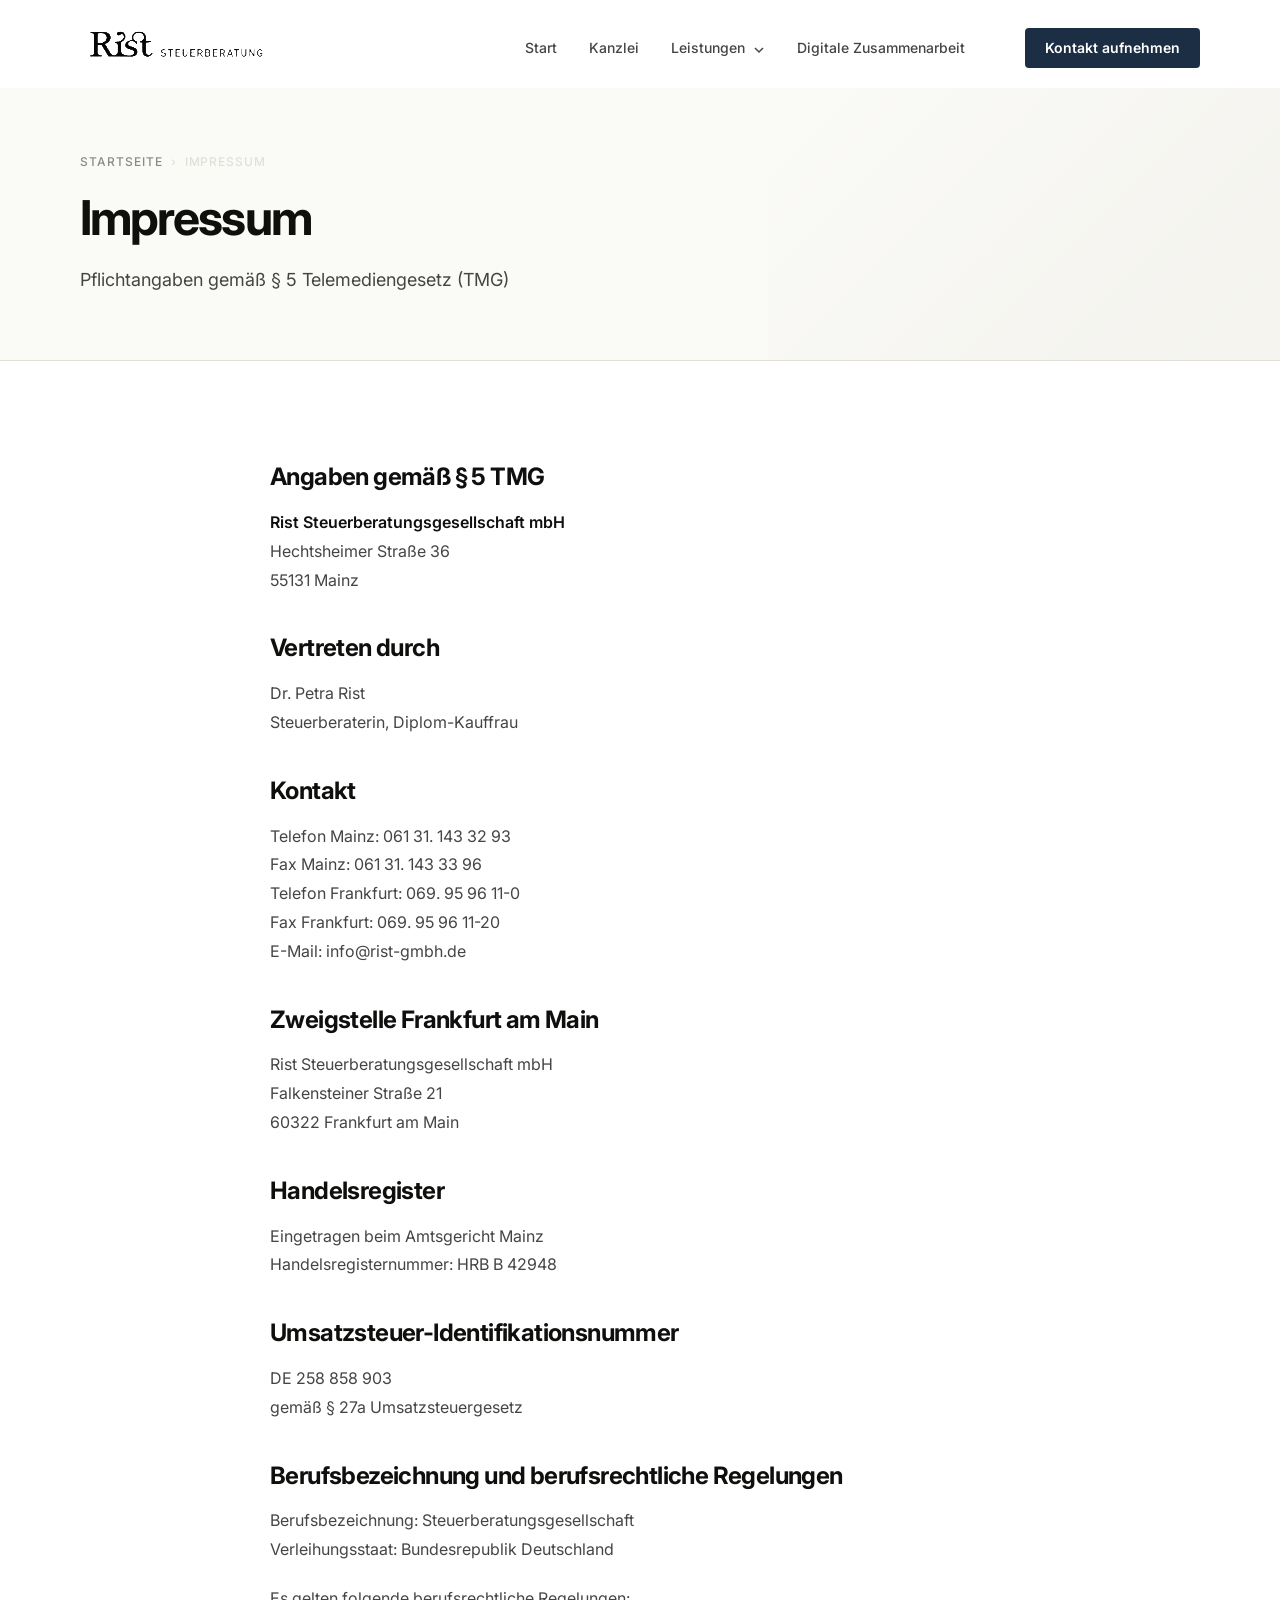
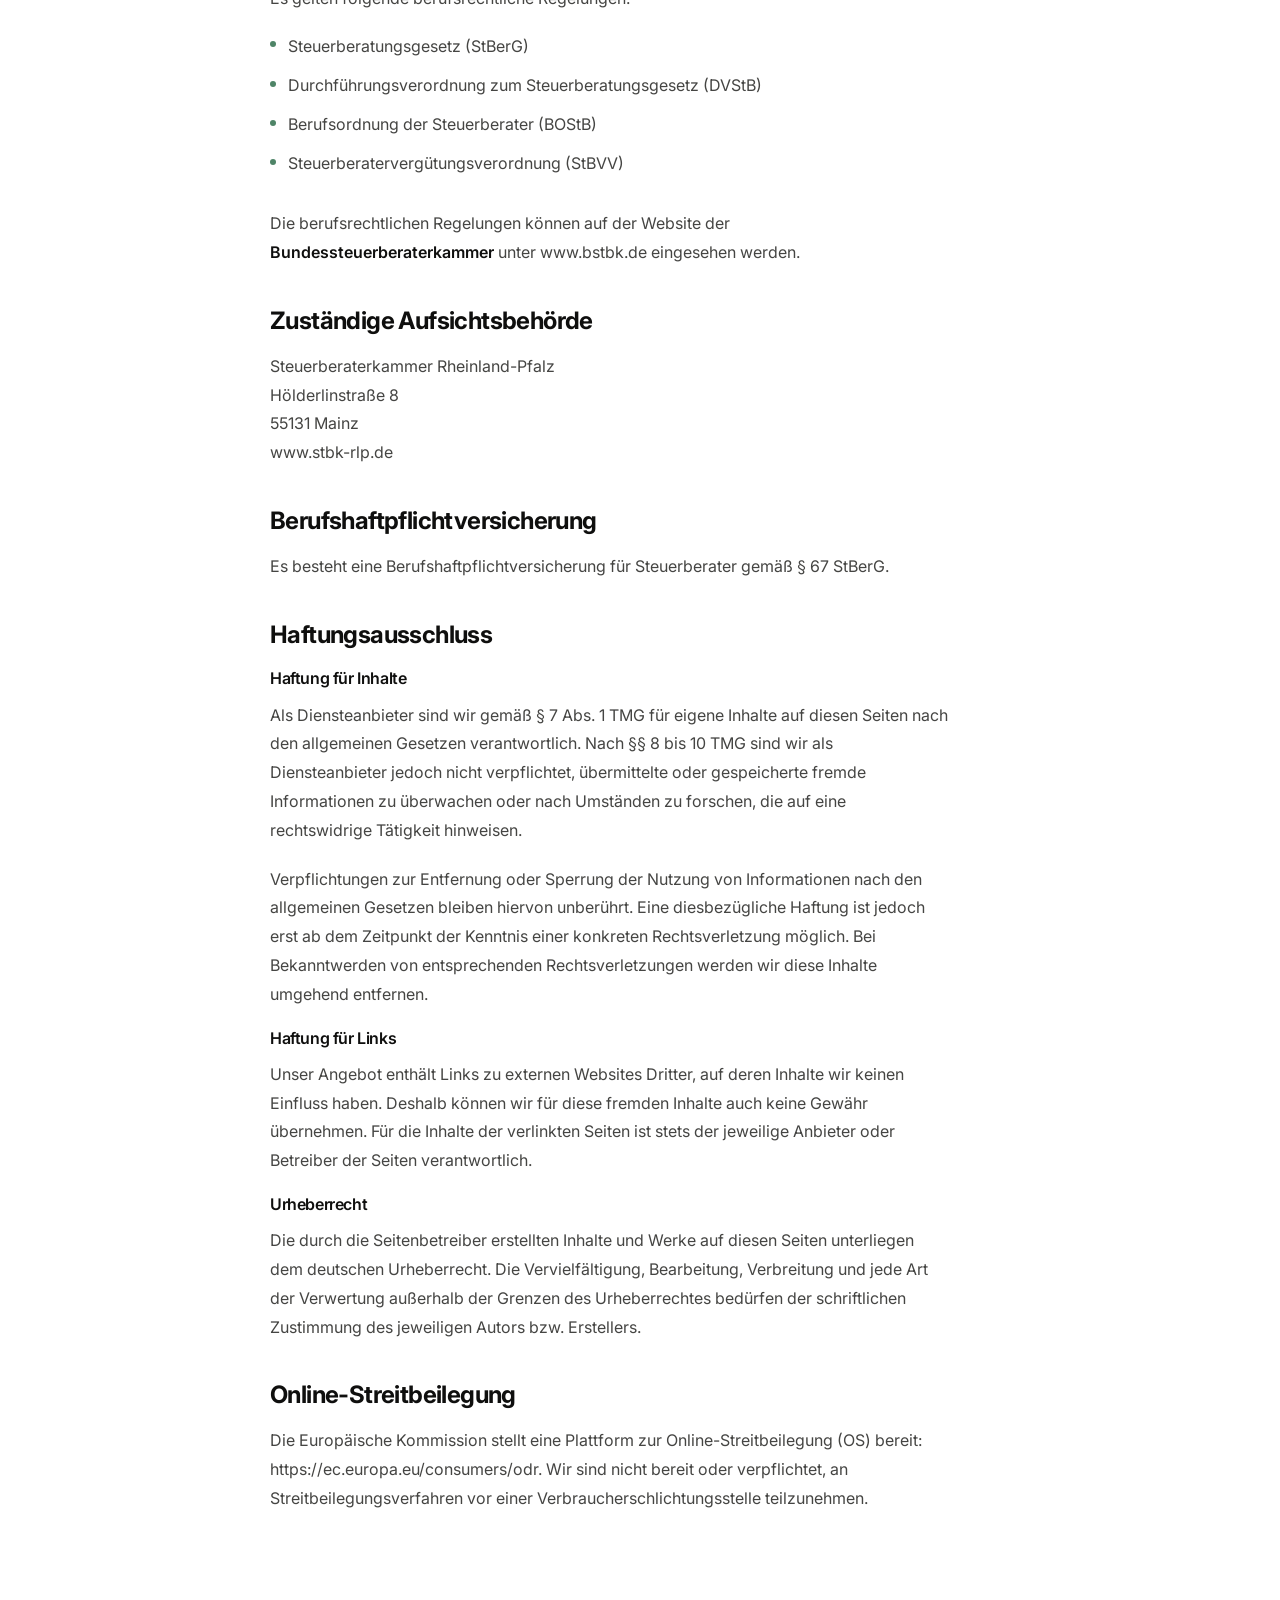
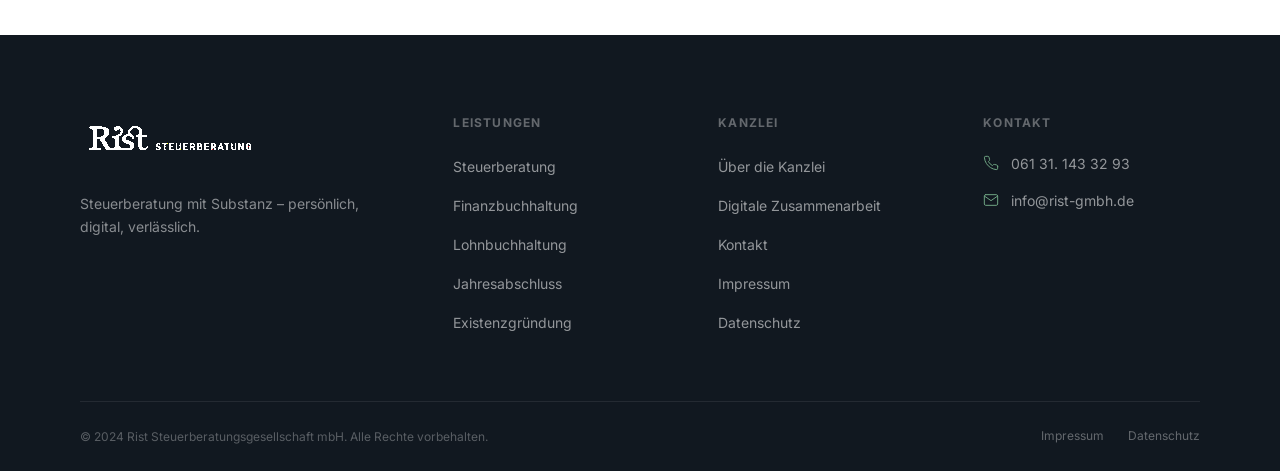
<file: impressum.html>
<!DOCTYPE html>
<html lang="de">
<head>
  <meta charset="UTF-8">
  <meta name="viewport" content="width=device-width, initial-scale=1.0">
  <meta name="description" content="Impressum der Rist Steuerberatungsgesellschaft mbH – alle Pflichtangaben gemäß § 5 TMG.">
  <meta name="robots" content="noindex">
  <title>Impressum – Rist Steuerberatung</title>
  <link rel="stylesheet" href="css/style.css">
  <link rel="preconnect" href="https://fonts.googleapis.com">
  <link rel="preconnect" href="https://fonts.gstatic.com" crossorigin>
</head>
<body>

<header class="site-nav" role="banner">
  <div class="container">
    <nav class="site-nav__inner" aria-label="Hauptnavigation">
      <a href="index.html" class="site-nav__logo"><img src="assets/logo.png" alt="Rist Steuerberatung Logo" width="250" height="52"></a>
      <ul class="site-nav__links" role="list">
        <li><a href="index.html" class="site-nav__link">Start</a></li>
        <li><a href="kanzlei.html" class="site-nav__link">Kanzlei</a></li>
        <li class="site-nav__item">
          <a href="leistungen.html" class="site-nav__link" aria-haspopup="true">Leistungen <svg class="site-nav__chevron" viewBox="0 0 12 12" fill="none" stroke="currentColor" stroke-width="1.5" aria-hidden="true"><polyline points="2,4 6,8 10,4"/></svg></a>
          <div class="site-nav__dropdown" role="menu">
            <a href="steuerberatung.html" class="site-nav__dropdown-link" role="menuitem">Steuerberatung</a>
            <a href="finanzbuchhaltung.html" class="site-nav__dropdown-link" role="menuitem">Finanzbuchhaltung</a>
            <a href="lohnbuchhaltung.html" class="site-nav__dropdown-link" role="menuitem">Lohnbuchhaltung</a>
            <a href="jahresabschluss.html" class="site-nav__dropdown-link" role="menuitem">Jahresabschluss</a>
            <a href="existenzgruendung.html" class="site-nav__dropdown-link" role="menuitem">Existenzgründung &amp; Beratung</a>
          </div>
        </li>
        <li><a href="service.html" class="site-nav__link">Digitale Zusammenarbeit</a></li>
      </ul>
      <a href="kontakt.html" class="site-nav__cta">Kontakt aufnehmen</a>
      <button class="site-nav__hamburger" aria-label="Menü öffnen" aria-expanded="false"><span></span><span></span><span></span></button>
    </nav>
  </div>
</header>

<div class="site-nav__mobile" aria-label="Mobile Navigation">
  <ul class="site-nav__mobile-links" role="list">
    <li><a href="index.html" class="site-nav__mobile-link">Start</a></li>
    <li><a href="kanzlei.html" class="site-nav__mobile-link">Kanzlei</a></li>
    <li><a href="service.html" class="site-nav__mobile-link">Digitale Zusammenarbeit</a></li>
    <li><a href="kontakt.html" class="site-nav__mobile-link">Kontakt</a></li>
  </ul>
  <p class="site-nav__mobile-sublabel">Leistungen</p>
  <ul class="site-nav__mobile-sublinks" role="list">
    <li><a href="steuerberatung.html" class="site-nav__mobile-sublink">Steuerberatung</a></li>
    <li><a href="finanzbuchhaltung.html" class="site-nav__mobile-sublink">Finanzbuchhaltung</a></li>
    <li><a href="lohnbuchhaltung.html" class="site-nav__mobile-sublink">Lohnbuchhaltung</a></li>
    <li><a href="jahresabschluss.html" class="site-nav__mobile-sublink">Jahresabschluss</a></li>
    <li><a href="existenzgruendung.html" class="site-nav__mobile-sublink">Existenzgründung &amp; Beratung</a></li>
  </ul>
  <div class="site-nav__mobile-cta"><a href="kontakt.html" class="btn btn--primary btn--lg" style="width:100%;">Kontakt aufnehmen</a></div>
</div>

<main>

<section class="page-header--simple page-header">
  <div class="container">
    <div class="page-header__inner">
      <div>
        <nav class="page-header__breadcrumb" aria-label="Breadcrumb">
          <a href="index.html">Startseite</a>
          <span aria-hidden="true">›</span>
          <span aria-current="page">Impressum</span>
        </nav>
        <h1 class="page-header__title">Impressum</h1>
        <p class="page-header__subtitle">Pflichtangaben gemäß § 5 Telemediengesetz (TMG)</p>
      </div>
    </div>
  </div>
</section>

<section class="section section--white">
  <div class="container container--narrow">
    <article class="detail-content" style="max-width:680px;">

      <h3>Angaben gemäß § 5 TMG</h3>
      <p>
        <strong>Rist Steuerberatungsgesellschaft mbH</strong><br>
        Hechtsheimer Straße 36<br>
        55131 Mainz
      </p>

      <h3>Vertreten durch</h3>
      <p>Dr. Petra Rist<br>Steuerberaterin, Diplom-Kauffrau</p>

      <h3>Kontakt</h3>
      <p>
        Telefon Mainz: <a href="tel:+4961311433293">061 31. 143 32 93</a><br>
        Fax Mainz: 061 31. 143 33 96<br>
        Telefon Frankfurt: <a href="tel:+496995961 10">069. 95 96 11-0</a><br>
        Fax Frankfurt: 069. 95 96 11-20<br>
        E-Mail: <a href="mailto:info@rist-gmbh.de">info@rist-gmbh.de</a>
      </p>

      <h3>Zweigstelle Frankfurt am Main</h3>
      <p>
        Rist Steuerberatungsgesellschaft mbH<br>
        Falkensteiner Straße 21<br>
        60322 Frankfurt am Main
      </p>

      <h3>Handelsregister</h3>
      <p>
        Eingetragen beim Amtsgericht Mainz<br>
        Handelsregisternummer: HRB B 42948
      </p>

      <h3>Umsatzsteuer-Identifikationsnummer</h3>
      <p>DE 258 858 903<br>gemäß § 27a Umsatzsteuergesetz</p>

      <h3>Berufsbezeichnung und berufsrechtliche Regelungen</h3>
      <p>
        Berufsbezeichnung: Steuerberatungsgesellschaft<br>
        Verleihungsstaat: Bundesrepublik Deutschland
      </p>
      <p>
        Es gelten folgende berufsrechtliche Regelungen:
      </p>
      <ul>
        <li>Steuerberatungsgesetz (StBerG)</li>
        <li>Durchführungsverordnung zum Steuerberatungsgesetz (DVStB)</li>
        <li>Berufsordnung der Steuerberater (BOStB)</li>
        <li>Steuerberatervergütungsverordnung (StBVV)</li>
      </ul>
      <p>
        Die berufsrechtlichen Regelungen können auf der Website der <strong>Bundessteuerberaterkammer</strong> unter <a href="https://www.bstbk.de" target="_blank" rel="noopener">www.bstbk.de</a> eingesehen werden.
      </p>

      <h3>Zuständige Aufsichtsbehörde</h3>
      <p>
        Steuerberaterkammer Rheinland-Pfalz<br>
        Hölderlinstraße 8<br>
        55131 Mainz<br>
        <a href="https://www.stbk-rlp.de" target="_blank" rel="noopener">www.stbk-rlp.de</a>
      </p>

      <h3>Berufshaftpflichtversicherung</h3>
      <p>
        Es besteht eine Berufshaftpflichtversicherung für Steuerberater gemäß § 67 StBerG.
      </p>

      <h3>Haftungsausschluss</h3>

      <h4 style="font-size: var(--text-base); font-weight:600; margin-top: var(--sp-5); margin-bottom: var(--sp-3);">Haftung für Inhalte</h4>
      <p>
        Als Diensteanbieter sind wir gemäß § 7 Abs. 1 TMG für eigene Inhalte auf diesen Seiten nach den allgemeinen Gesetzen verantwortlich. Nach §§ 8 bis 10 TMG sind wir als Diensteanbieter jedoch nicht verpflichtet, übermittelte oder gespeicherte fremde Informationen zu überwachen oder nach Umständen zu forschen, die auf eine rechtswidrige Tätigkeit hinweisen.
      </p>
      <p>
        Verpflichtungen zur Entfernung oder Sperrung der Nutzung von Informationen nach den allgemeinen Gesetzen bleiben hiervon unberührt. Eine diesbezügliche Haftung ist jedoch erst ab dem Zeitpunkt der Kenntnis einer konkreten Rechtsverletzung möglich. Bei Bekanntwerden von entsprechenden Rechtsverletzungen werden wir diese Inhalte umgehend entfernen.
      </p>

      <h4 style="font-size: var(--text-base); font-weight:600; margin-top: var(--sp-5); margin-bottom: var(--sp-3);">Haftung für Links</h4>
      <p>
        Unser Angebot enthält Links zu externen Websites Dritter, auf deren Inhalte wir keinen Einfluss haben. Deshalb können wir für diese fremden Inhalte auch keine Gewähr übernehmen. Für die Inhalte der verlinkten Seiten ist stets der jeweilige Anbieter oder Betreiber der Seiten verantwortlich.
      </p>

      <h4 style="font-size: var(--text-base); font-weight:600; margin-top: var(--sp-5); margin-bottom: var(--sp-3);">Urheberrecht</h4>
      <p>
        Die durch die Seitenbetreiber erstellten Inhalte und Werke auf diesen Seiten unterliegen dem deutschen Urheberrecht. Die Vervielfältigung, Bearbeitung, Verbreitung und jede Art der Verwertung außerhalb der Grenzen des Urheberrechtes bedürfen der schriftlichen Zustimmung des jeweiligen Autors bzw. Erstellers.
      </p>

      <h3>Online-Streitbeilegung</h3>
      <p>
        Die Europäische Kommission stellt eine Plattform zur Online-Streitbeilegung (OS) bereit: <a href="https://ec.europa.eu/consumers/odr" target="_blank" rel="noopener">https://ec.europa.eu/consumers/odr</a>. Wir sind nicht bereit oder verpflichtet, an Streitbeilegungsverfahren vor einer Verbraucherschlichtungsstelle teilzunehmen.
      </p>

    </article>
  </div>
</section>

</main>

<footer class="site-footer" role="contentinfo">
  <div class="container">
    <div class="footer__main">
      <div class="footer__brand"><img src="assets/logo.png" alt="Rist Steuerberatung" class="footer__logo" width="160" height="32" loading="lazy"><p class="footer__brand-text">Steuerberatung mit Substanz – persönlich, digital, verlässlich.</p></div>
      <div><p class="footer__col-title">Leistungen</p><ul class="footer__links"><li><a href="steuerberatung.html" class="footer__link">Steuerberatung</a></li><li><a href="finanzbuchhaltung.html" class="footer__link">Finanzbuchhaltung</a></li><li><a href="lohnbuchhaltung.html" class="footer__link">Lohnbuchhaltung</a></li><li><a href="jahresabschluss.html" class="footer__link">Jahresabschluss</a></li><li><a href="existenzgruendung.html" class="footer__link">Existenzgründung</a></li></ul></div>
      <div><p class="footer__col-title">Kanzlei</p><ul class="footer__links"><li><a href="kanzlei.html" class="footer__link">Über die Kanzlei</a></li><li><a href="service.html" class="footer__link">Digitale Zusammenarbeit</a></li><li><a href="kontakt.html" class="footer__link">Kontakt</a></li><li><a href="impressum.html" class="footer__link">Impressum</a></li><li><a href="datenschutz.html" class="footer__link">Datenschutz</a></li></ul></div>
      <div><p class="footer__col-title">Kontakt</p><div class="footer__contact-item"><svg viewBox="0 0 24 24" fill="none" stroke="currentColor" stroke-width="1.5" stroke-linecap="round" stroke-linejoin="round" aria-hidden="true"><path d="M22 16.92v3a2 2 0 01-2.18 2 19.79 19.79 0 01-8.63-3.07 19.5 19.5 0 01-6-6 19.79 19.79 0 01-3.07-8.67A2 2 0 014.11 2h3a2 2 0 012 1.72c.127.96.361 1.903.7 2.81a2 2 0 01-.45 2.11L8.09 9.91a16 16 0 006 6l1.27-1.27a2 2 0 012.11-.45c.907.339 1.85.573 2.81.7A2 2 0 0122 16.92z"/></svg><a href="tel:+4961311433293">061 31. 143 32 93</a></div><div class="footer__contact-item"><svg viewBox="0 0 24 24" fill="none" stroke="currentColor" stroke-width="1.5" stroke-linecap="round" stroke-linejoin="round" aria-hidden="true"><path d="M4 4h16c1.1 0 2 .9 2 2v12c0 1.1-.9 2-2 2H4c-1.1 0-2-.9-2-2V6c0-1.1.9-2 2-2z"/><polyline points="22,6 12,13 2,6"/></svg><a href="mailto:info@rist-gmbh.de">info@rist-gmbh.de</a></div></div>
    </div>
    <div class="footer__bottom">
      <p class="footer__copyright">© 2024 Rist Steuerberatungsgesellschaft mbH. Alle Rechte vorbehalten.</p>
      <nav class="footer__legal" aria-label="Rechtliche Links"><a href="impressum.html">Impressum</a><a href="datenschutz.html">Datenschutz</a></nav>
    </div>
  </div>
</footer>
<script src="js/main.js" defer></script>
</body>
</html>
</file>
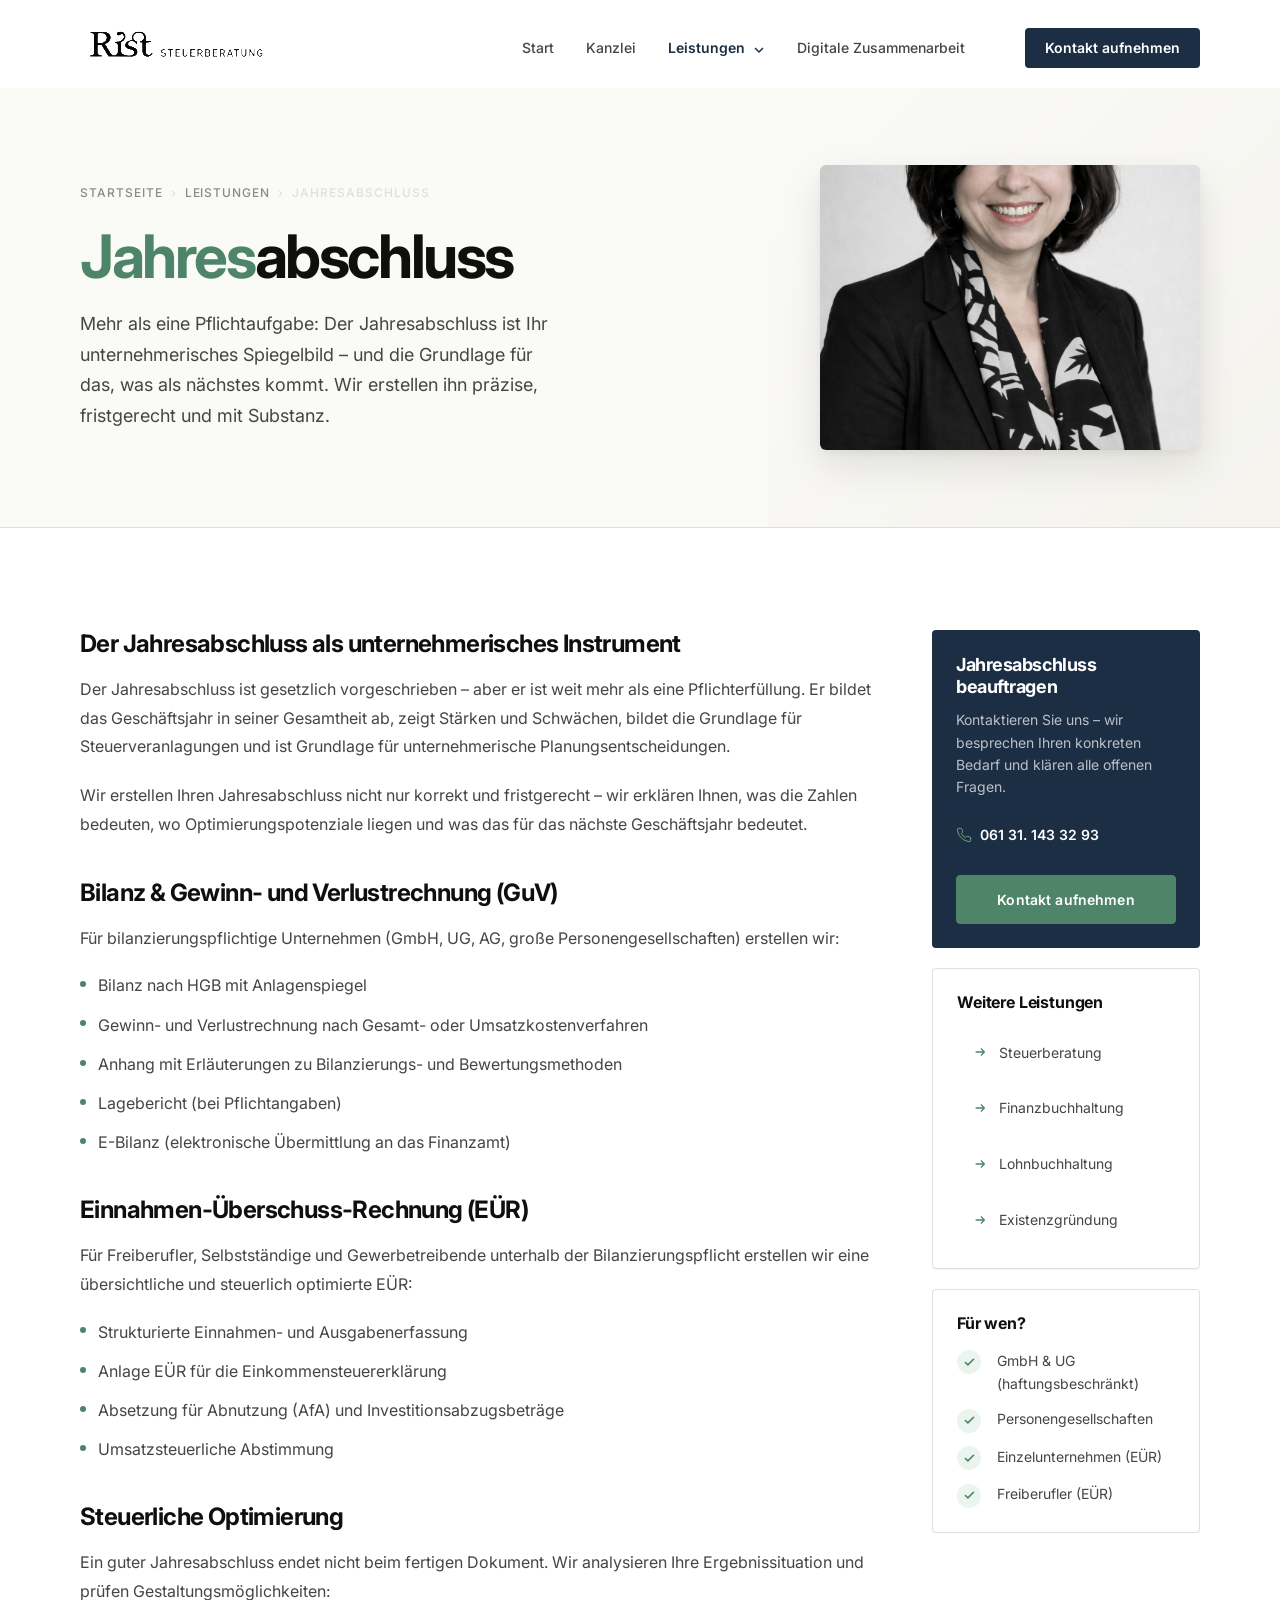
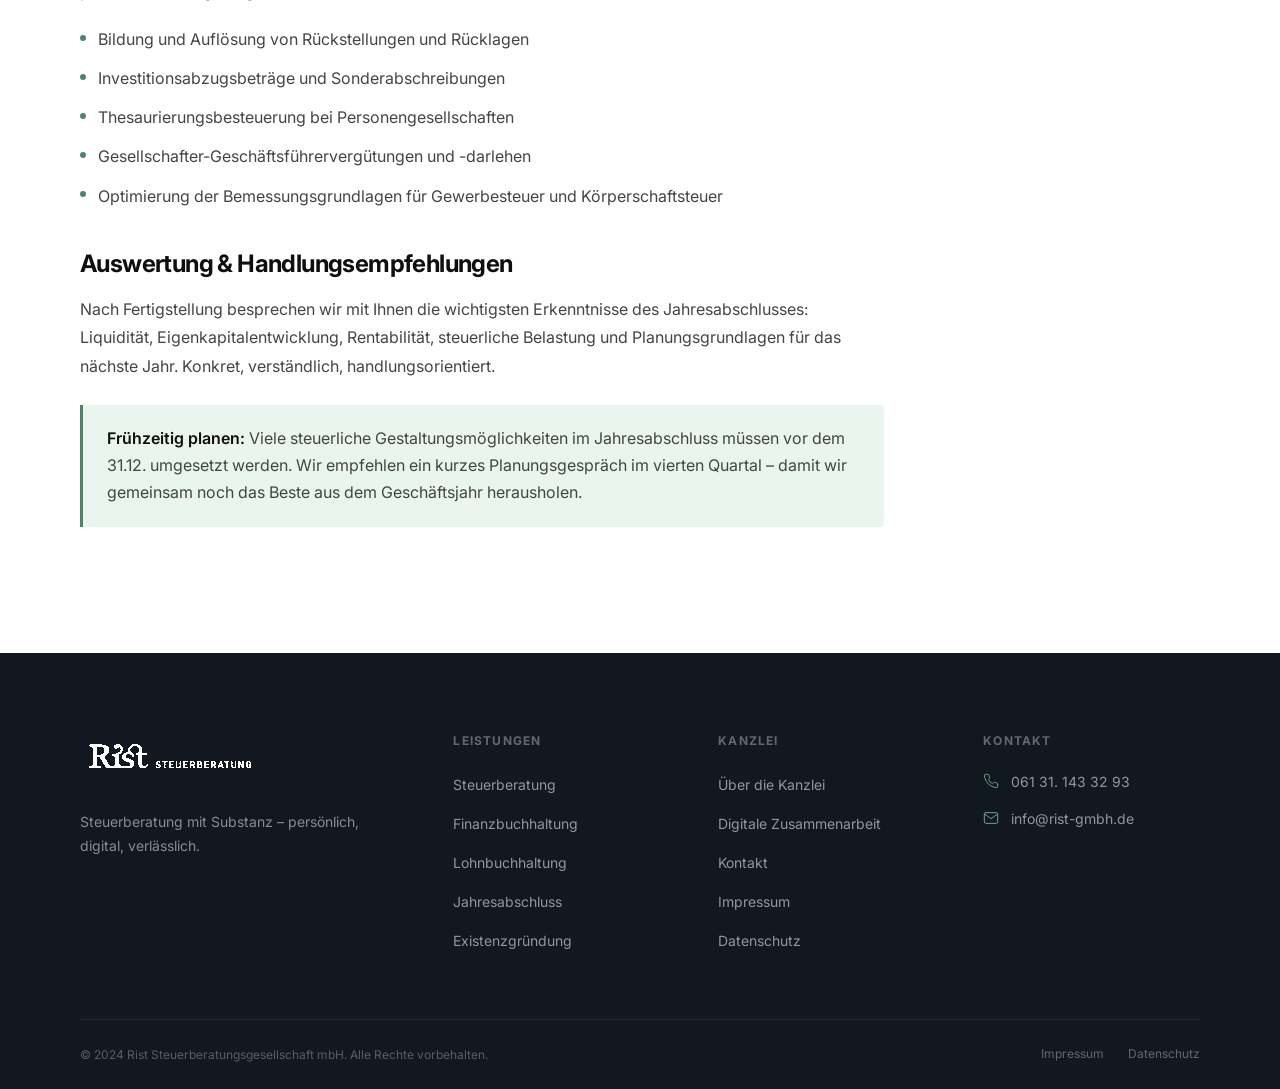
<file: jahresabschluss.html>
<!DOCTYPE html>
<html lang="de">
<head>
  <meta charset="UTF-8">
  <meta name="viewport" content="width=device-width, initial-scale=1.0">
  <meta name="description" content="Jahresabschluss von Rist Steuerberatung – Bilanz, GuV, EÜR und Anhang. Präzise, fristgerecht und mit Handlungsempfehlungen für das neue Geschäftsjahr.">
  <title>Jahresabschluss – Rist Steuerberatung</title>
  <link rel="stylesheet" href="css/style.css">
  <link rel="preconnect" href="https://fonts.googleapis.com">
  <link rel="preconnect" href="https://fonts.gstatic.com" crossorigin>
</head>
<body>

<header class="site-nav" role="banner">
  <div class="container">
    <nav class="site-nav__inner" aria-label="Hauptnavigation">
      <a href="index.html" class="site-nav__logo"><img src="assets/logo.png" alt="Rist Steuerberatung Logo" width="250" height="52"></a>
      <ul class="site-nav__links" role="list">
        <li><a href="index.html" class="site-nav__link">Start</a></li>
        <li><a href="kanzlei.html" class="site-nav__link">Kanzlei</a></li>
        <li class="site-nav__item">
          <a href="leistungen.html" class="site-nav__link active" aria-haspopup="true">Leistungen <svg class="site-nav__chevron" viewBox="0 0 12 12" fill="none" stroke="currentColor" stroke-width="1.5" aria-hidden="true"><polyline points="2,4 6,8 10,4"/></svg></a>
          <div class="site-nav__dropdown" role="menu">
            <a href="steuerberatung.html" class="site-nav__dropdown-link" role="menuitem">Steuerberatung</a>
            <a href="finanzbuchhaltung.html" class="site-nav__dropdown-link" role="menuitem">Finanzbuchhaltung</a>
            <a href="lohnbuchhaltung.html" class="site-nav__dropdown-link" role="menuitem">Lohnbuchhaltung</a>
            <a href="jahresabschluss.html" class="site-nav__dropdown-link" role="menuitem">Jahresabschluss</a>
            <a href="existenzgruendung.html" class="site-nav__dropdown-link" role="menuitem">Existenzgründung &amp; Beratung</a>
          </div>
        </li>
        <li><a href="service.html" class="site-nav__link">Digitale Zusammenarbeit</a></li>
      </ul>
      <a href="kontakt.html" class="site-nav__cta">Kontakt aufnehmen</a>
      <button class="site-nav__hamburger" aria-label="Menü öffnen" aria-expanded="false"><span></span><span></span><span></span></button>
    </nav>
  </div>
</header>

<div class="site-nav__mobile" aria-label="Mobile Navigation">
  <ul class="site-nav__mobile-links" role="list">
    <li><a href="index.html" class="site-nav__mobile-link">Start</a></li>
    <li><a href="kanzlei.html" class="site-nav__mobile-link">Kanzlei</a></li>
    <li><a href="service.html" class="site-nav__mobile-link">Digitale Zusammenarbeit</a></li>
    <li><a href="kontakt.html" class="site-nav__mobile-link">Kontakt</a></li>
  </ul>
  <p class="site-nav__mobile-sublabel">Leistungen</p>
  <ul class="site-nav__mobile-sublinks" role="list">
    <li><a href="steuerberatung.html" class="site-nav__mobile-sublink">Steuerberatung</a></li>
    <li><a href="finanzbuchhaltung.html" class="site-nav__mobile-sublink">Finanzbuchhaltung</a></li>
    <li><a href="lohnbuchhaltung.html" class="site-nav__mobile-sublink">Lohnbuchhaltung</a></li>
    <li><a href="jahresabschluss.html" class="site-nav__mobile-sublink">Jahresabschluss</a></li>
    <li><a href="existenzgruendung.html" class="site-nav__mobile-sublink">Existenzgründung &amp; Beratung</a></li>
  </ul>
  <div class="site-nav__mobile-cta"><a href="kontakt.html" class="btn btn--primary btn--lg" style="width:100%;">Kontakt aufnehmen</a></div>
</div>

<main>

<section class="page-header">
  <div class="container">
    <div class="page-header__inner">
      <div>
        <nav class="page-header__breadcrumb" aria-label="Breadcrumb">
          <a href="index.html">Startseite</a><span aria-hidden="true">›</span>
          <a href="leistungen.html">Leistungen</a><span aria-hidden="true">›</span>
          <span aria-current="page">Jahresabschluss</span>
        </nav>
        <h1 class="page-header__title"><em>Jahres</em>abschluss</h1>
        <p class="page-header__subtitle">Mehr als eine Pflichtaufgabe: Der Jahresabschluss ist Ihr unternehmerisches Spiegelbild – und die Grundlage für das, was als nächstes kommt. Wir erstellen ihn präzise, fristgerecht und mit Substanz.</p>
      </div>
      <div class="page-header__visual">
        <img src="assets/petra-rist-portrait.png" alt="Jahresabschluss bei Rist" class="page-header__img" loading="eager">
      </div>
    </div>
  </div>
</section>

<section class="section section--white">
  <div class="container">
    <div class="detail-layout">
      <article class="detail-content reveal">

        <h3>Der Jahresabschluss als unternehmerisches Instrument</h3>
        <p>Der Jahresabschluss ist gesetzlich vorgeschrieben – aber er ist weit mehr als eine Pflichterfüllung. Er bildet das Geschäftsjahr in seiner Gesamtheit ab, zeigt Stärken und Schwächen, bildet die Grundlage für Steuerveranlagungen und ist Grundlage für unternehmerische Planungsentscheidungen.</p>
        <p>Wir erstellen Ihren Jahresabschluss nicht nur korrekt und fristgerecht – wir erklären Ihnen, was die Zahlen bedeuten, wo Optimierungspotenziale liegen und was das für das nächste Geschäftsjahr bedeutet.</p>

        <h3>Bilanz &amp; Gewinn- und Verlustrechnung (GuV)</h3>
        <p>Für bilanzierungspflichtige Unternehmen (GmbH, UG, AG, große Personengesellschaften) erstellen wir:</p>
        <ul>
          <li>Bilanz nach HGB mit Anlagenspiegel</li>
          <li>Gewinn- und Verlustrechnung nach Gesamt- oder Umsatzkostenverfahren</li>
          <li>Anhang mit Erläuterungen zu Bilanzierungs- und Bewertungsmethoden</li>
          <li>Lagebericht (bei Pflichtangaben)</li>
          <li>E-Bilanz (elektronische Übermittlung an das Finanzamt)</li>
        </ul>

        <h3>Einnahmen-Überschuss-Rechnung (EÜR)</h3>
        <p>Für Freiberufler, Selbstständige und Gewerbetreibende unterhalb der Bilanzierungspflicht erstellen wir eine übersichtliche und steuerlich optimierte EÜR:</p>
        <ul>
          <li>Strukturierte Einnahmen- und Ausgabenerfassung</li>
          <li>Anlage EÜR für die Einkommensteuererklärung</li>
          <li>Absetzung für Abnutzung (AfA) und Investitionsabzugsbeträge</li>
          <li>Umsatzsteuerliche Abstimmung</li>
        </ul>

        <h3>Steuerliche Optimierung</h3>
        <p>Ein guter Jahresabschluss endet nicht beim fertigen Dokument. Wir analysieren Ihre Ergebnissituation und prüfen Gestaltungsmöglichkeiten:</p>
        <ul>
          <li>Bildung und Auflösung von Rückstellungen und Rücklagen</li>
          <li>Investitionsabzugsbeträge und Sonderabschreibungen</li>
          <li>Thesaurierungsbesteuerung bei Personengesellschaften</li>
          <li>Gesellschafter-Geschäftsführervergütungen und -darlehen</li>
          <li>Optimierung der Bemessungsgrundlagen für Gewerbesteuer und Körperschaftsteuer</li>
        </ul>

        <h3>Auswertung &amp; Handlungsempfehlungen</h3>
        <p>Nach Fertigstellung besprechen wir mit Ihnen die wichtigsten Erkenntnisse des Jahresabschlusses: Liquidität, Eigenkapitalentwicklung, Rentabilität, steuerliche Belastung und Planungsgrundlagen für das nächste Jahr. Konkret, verständlich, handlungsorientiert.</p>

        <div class="highlight-block">
          <p><strong>Frühzeitig planen:</strong> Viele steuerliche Gestaltungsmöglichkeiten im Jahresabschluss müssen vor dem 31.12. umgesetzt werden. Wir empfehlen ein kurzes Planungsgespräch im vierten Quartal – damit wir gemeinsam noch das Beste aus dem Geschäftsjahr herausholen.</p>
        </div>

      </article>

      <aside class="detail-sidebar">
        <div class="sidebar-contact">
          <h3 class="sidebar-contact__title">Jahresabschluss beauftragen</h3>
          <p class="sidebar-contact__text">Kontaktieren Sie uns – wir besprechen Ihren konkreten Bedarf und klären alle offenen Fragen.</p>
          <div class="sidebar-contact__tel">
            <svg viewBox="0 0 24 24" fill="none" stroke="currentColor" stroke-width="1.5" stroke-linecap="round" stroke-linejoin="round" aria-hidden="true"><path d="M22 16.92v3a2 2 0 01-2.18 2 19.79 19.79 0 01-8.63-3.07 19.5 19.5 0 01-6-6 19.79 19.79 0 01-3.07-8.67A2 2 0 014.11 2h3a2 2 0 012 1.72c.127.96.361 1.903.7 2.81a2 2 0 01-.45 2.11L8.09 9.91a16 16 0 006 6l1.27-1.27a2 2 0 012.11-.45c.907.339 1.85.573 2.81.7A2 2 0 0122 16.92z"/></svg>
            <a href="tel:+4961311433293" style="color:white;">061 31. 143 32 93</a>
          </div>
          <a href="kontakt.html" class="btn btn--accent" style="width:100%; justify-content:center; margin-top: var(--sp-4);">Kontakt aufnehmen</a>
        </div>
        <div class="sidebar-card">
          <h3 class="sidebar-card__title">Weitere Leistungen</h3>
          <nav class="sidebar-card__links">
            <a href="steuerberatung.html" class="sidebar-card__link"><svg viewBox="0 0 16 16" fill="none" stroke="currentColor" stroke-width="1.5" aria-hidden="true"><path d="M3 8h10M9 4l4 4-4 4"/></svg>Steuerberatung</a>
            <a href="finanzbuchhaltung.html" class="sidebar-card__link"><svg viewBox="0 0 16 16" fill="none" stroke="currentColor" stroke-width="1.5" aria-hidden="true"><path d="M3 8h10M9 4l4 4-4 4"/></svg>Finanzbuchhaltung</a>
            <a href="lohnbuchhaltung.html" class="sidebar-card__link"><svg viewBox="0 0 16 16" fill="none" stroke="currentColor" stroke-width="1.5" aria-hidden="true"><path d="M3 8h10M9 4l4 4-4 4"/></svg>Lohnbuchhaltung</a>
            <a href="existenzgruendung.html" class="sidebar-card__link"><svg viewBox="0 0 16 16" fill="none" stroke="currentColor" stroke-width="1.5" aria-hidden="true"><path d="M3 8h10M9 4l4 4-4 4"/></svg>Existenzgründung</a>
          </nav>
        </div>
        <div class="sidebar-card">
          <h3 class="sidebar-card__title">Für wen?</h3>
          <div class="check-list" style="gap: var(--sp-3);">
            <div class="check-list__item"><div class="check-list__icon" aria-hidden="true"><svg viewBox="0 0 16 16" fill="none" stroke="currentColor" stroke-width="2" stroke-linecap="round" stroke-linejoin="round"><polyline points="3,8 6,11 13,4"/></svg></div><div class="check-list__text" style="font-size:var(--text-sm);">GmbH &amp; UG (haftungsbeschränkt)</div></div>
            <div class="check-list__item"><div class="check-list__icon" aria-hidden="true"><svg viewBox="0 0 16 16" fill="none" stroke="currentColor" stroke-width="2" stroke-linecap="round" stroke-linejoin="round"><polyline points="3,8 6,11 13,4"/></svg></div><div class="check-list__text" style="font-size:var(--text-sm);">Personengesellschaften</div></div>
            <div class="check-list__item"><div class="check-list__icon" aria-hidden="true"><svg viewBox="0 0 16 16" fill="none" stroke="currentColor" stroke-width="2" stroke-linecap="round" stroke-linejoin="round"><polyline points="3,8 6,11 13,4"/></svg></div><div class="check-list__text" style="font-size:var(--text-sm);">Einzelunternehmen (EÜR)</div></div>
            <div class="check-list__item"><div class="check-list__icon" aria-hidden="true"><svg viewBox="0 0 16 16" fill="none" stroke="currentColor" stroke-width="2" stroke-linecap="round" stroke-linejoin="round"><polyline points="3,8 6,11 13,4"/></svg></div><div class="check-list__text" style="font-size:var(--text-sm);">Freiberufler (EÜR)</div></div>
          </div>
        </div>
      </aside>
    </div>
  </div>
</section>


</main>

<footer class="site-footer" role="contentinfo">
  <div class="container">
    <div class="footer__main">
      <div class="footer__brand"><img src="assets/logo.png" alt="Rist Steuerberatung" class="footer__logo" width="160" height="32" loading="lazy"><p class="footer__brand-text">Steuerberatung mit Substanz – persönlich, digital, verlässlich.</p></div>
      <div><p class="footer__col-title">Leistungen</p><ul class="footer__links"><li><a href="steuerberatung.html" class="footer__link">Steuerberatung</a></li><li><a href="finanzbuchhaltung.html" class="footer__link">Finanzbuchhaltung</a></li><li><a href="lohnbuchhaltung.html" class="footer__link">Lohnbuchhaltung</a></li><li><a href="jahresabschluss.html" class="footer__link">Jahresabschluss</a></li><li><a href="existenzgruendung.html" class="footer__link">Existenzgründung</a></li></ul></div>
      <div><p class="footer__col-title">Kanzlei</p><ul class="footer__links"><li><a href="kanzlei.html" class="footer__link">Über die Kanzlei</a></li><li><a href="service.html" class="footer__link">Digitale Zusammenarbeit</a></li><li><a href="kontakt.html" class="footer__link">Kontakt</a></li><li><a href="impressum.html" class="footer__link">Impressum</a></li><li><a href="datenschutz.html" class="footer__link">Datenschutz</a></li></ul></div>
      <div><p class="footer__col-title">Kontakt</p><div class="footer__contact-item"><svg viewBox="0 0 24 24" fill="none" stroke="currentColor" stroke-width="1.5" stroke-linecap="round" stroke-linejoin="round" aria-hidden="true"><path d="M22 16.92v3a2 2 0 01-2.18 2 19.79 19.79 0 01-8.63-3.07 19.5 19.5 0 01-6-6 19.79 19.79 0 01-3.07-8.67A2 2 0 014.11 2h3a2 2 0 012 1.72c.127.96.361 1.903.7 2.81a2 2 0 01-.45 2.11L8.09 9.91a16 16 0 006 6l1.27-1.27a2 2 0 012.11-.45c.907.339 1.85.573 2.81.7A2 2 0 0122 16.92z"/></svg><a href="tel:+4961311433293">061 31. 143 32 93</a></div><div class="footer__contact-item"><svg viewBox="0 0 24 24" fill="none" stroke="currentColor" stroke-width="1.5" stroke-linecap="round" stroke-linejoin="round" aria-hidden="true"><path d="M4 4h16c1.1 0 2 .9 2 2v12c0 1.1-.9 2-2 2H4c-1.1 0-2-.9-2-2V6c0-1.1.9-2 2-2z"/><polyline points="22,6 12,13 2,6"/></svg><a href="mailto:info@rist-gmbh.de">info@rist-gmbh.de</a></div></div>
    </div>
    <div class="footer__bottom">
      <p class="footer__copyright">© 2024 Rist Steuerberatungsgesellschaft mbH. Alle Rechte vorbehalten.</p>
      <nav class="footer__legal" aria-label="Rechtliche Links"><a href="impressum.html">Impressum</a><a href="datenschutz.html">Datenschutz</a></nav>
    </div>
  </div>
</footer>
<script src="js/main.js" defer></script>
</body>
</html>
</file>
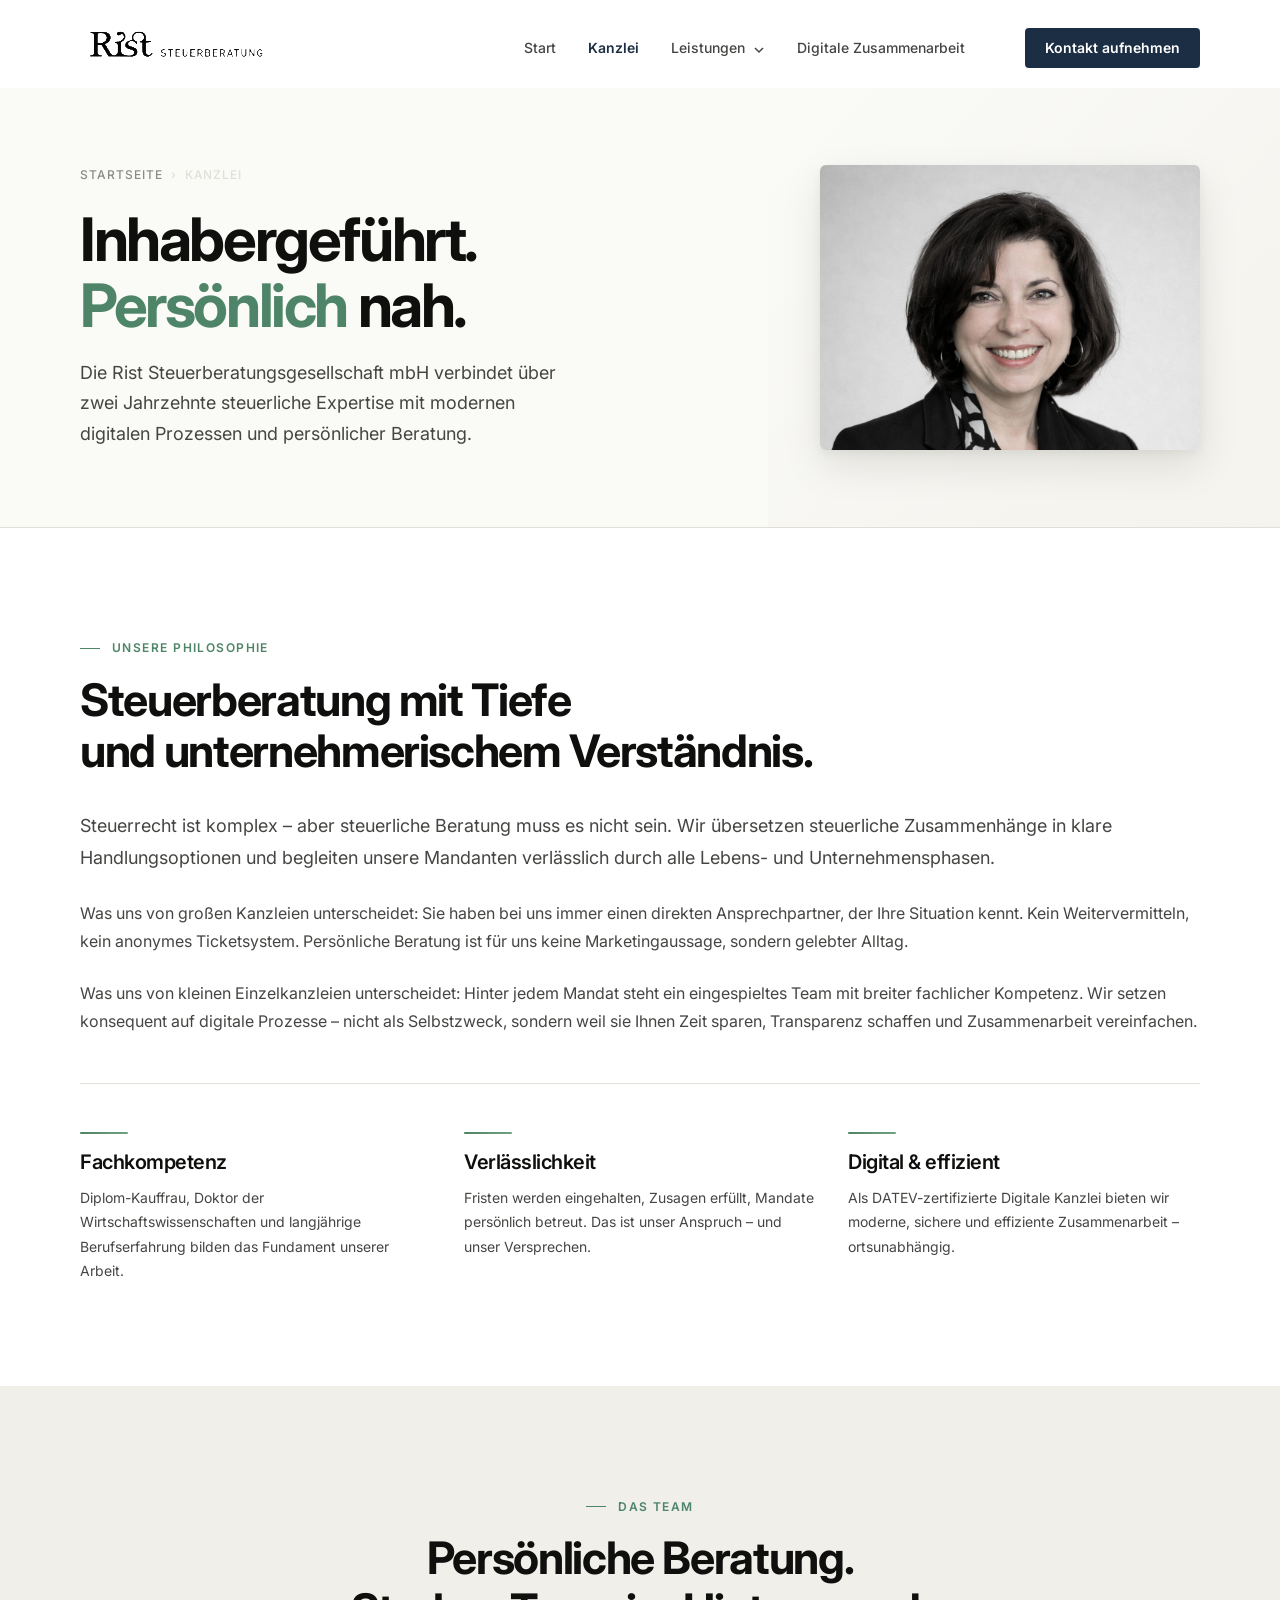
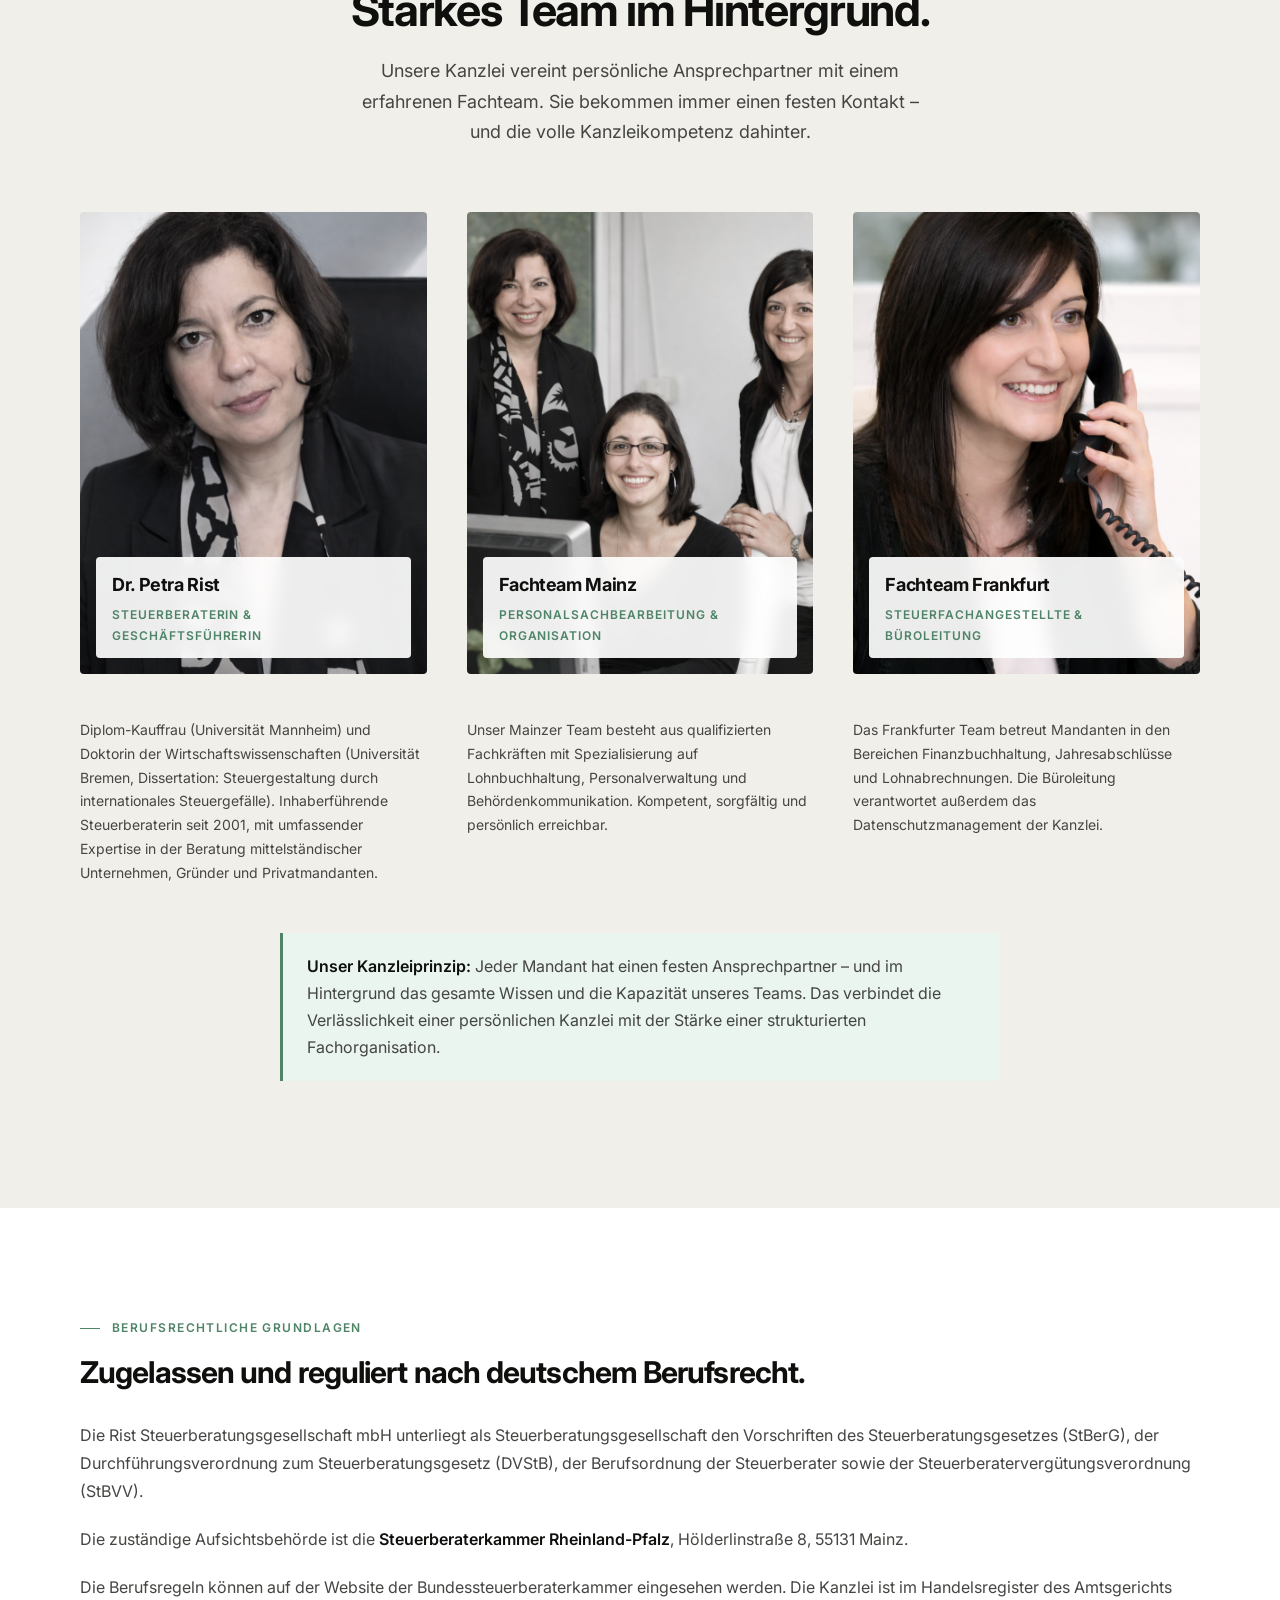
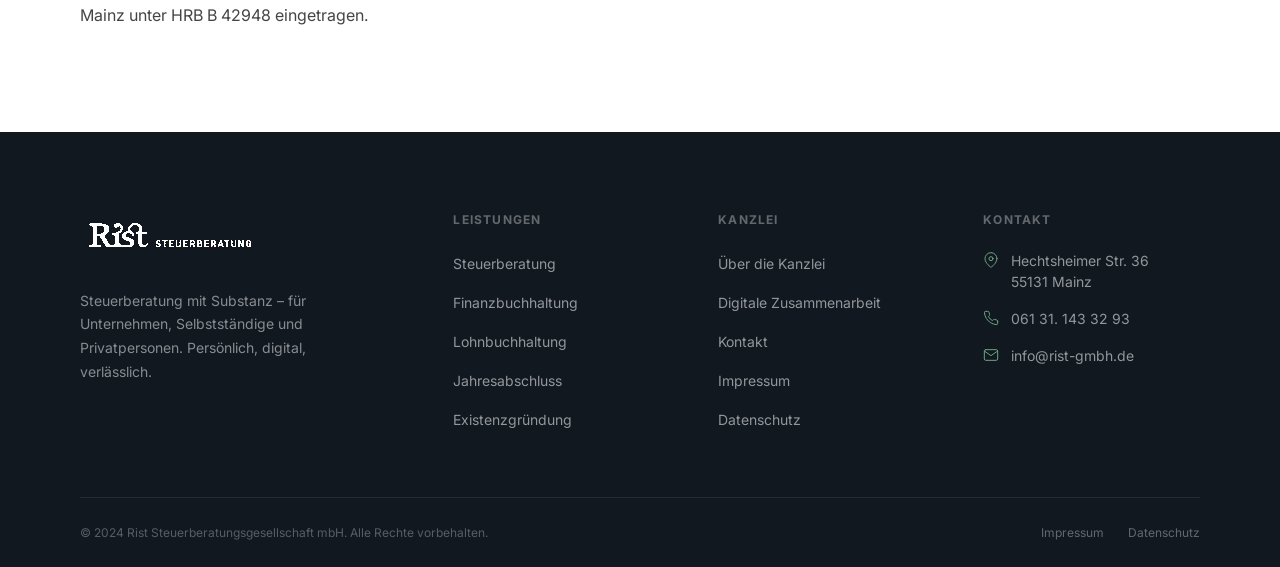
<file: kanzlei.html>
<!DOCTYPE html>
<html lang="de">
<head>
  <meta charset="UTF-8">
  <meta name="viewport" content="width=device-width, initial-scale=1.0">
  <meta name="description" content="Die Kanzlei Rist – inhabergeführte Steuerberatung unter der Leitung von Dr. Petra Rist. Persönliche Beratung, digitale Prozesse, eingespielte Fachkompetenz.">
  <title>Kanzlei – Rist Steuerberatung</title>
  <link rel="stylesheet" href="css/style.css">
  <link rel="preconnect" href="https://fonts.googleapis.com">
  <link rel="preconnect" href="https://fonts.gstatic.com" crossorigin>
</head>
<body>

<!-- ── Navigation ────────────────────────────────────────── -->
<header class="site-nav" role="banner">
  <div class="container">
    <nav class="site-nav__inner" aria-label="Hauptnavigation">
      <a href="index.html" class="site-nav__logo" aria-label="Rist Steuerberatung – Startseite">
        <img src="assets/logo.png" alt="Rist Steuerberatung Logo" width="250" height="52">
      </a>
      <ul class="site-nav__links" role="list">
        <li><a href="index.html" class="site-nav__link">Start</a></li>
        <li><a href="kanzlei.html" class="site-nav__link active">Kanzlei</a></li>
        <li class="site-nav__item">
          <a href="leistungen.html" class="site-nav__link" aria-haspopup="true">
            Leistungen
            <svg class="site-nav__chevron" viewBox="0 0 12 12" fill="none" stroke="currentColor" stroke-width="1.5" aria-hidden="true"><polyline points="2,4 6,8 10,4"/></svg>
          </a>
          <div class="site-nav__dropdown" role="menu">
            <a href="steuerberatung.html" class="site-nav__dropdown-link" role="menuitem">Steuerberatung</a>
            <a href="finanzbuchhaltung.html" class="site-nav__dropdown-link" role="menuitem">Finanzbuchhaltung</a>
            <a href="lohnbuchhaltung.html" class="site-nav__dropdown-link" role="menuitem">Lohnbuchhaltung</a>
            <a href="jahresabschluss.html" class="site-nav__dropdown-link" role="menuitem">Jahresabschluss</a>
            <a href="existenzgruendung.html" class="site-nav__dropdown-link" role="menuitem">Existenzgründung &amp; Beratung</a>
          </div>
        </li>
        <li><a href="service.html" class="site-nav__link">Digitale Zusammenarbeit</a></li>
      </ul>
      <a href="kontakt.html" class="site-nav__cta">Kontakt aufnehmen</a>
      <button class="site-nav__hamburger" aria-label="Menü öffnen" aria-expanded="false">
        <span></span><span></span><span></span>
      </button>
    </nav>
  </div>
</header>

<div class="site-nav__mobile" aria-label="Mobile Navigation">
  <ul class="site-nav__mobile-links" role="list">
    <li><a href="index.html" class="site-nav__mobile-link">Start</a></li>
    <li><a href="kanzlei.html" class="site-nav__mobile-link">Kanzlei</a></li>
    <li><a href="service.html" class="site-nav__mobile-link">Digitale Zusammenarbeit</a></li>
    <li><a href="kontakt.html" class="site-nav__mobile-link">Kontakt</a></li>
  </ul>
  <p class="site-nav__mobile-sublabel">Leistungen</p>
  <ul class="site-nav__mobile-sublinks" role="list">
    <li><a href="steuerberatung.html" class="site-nav__mobile-sublink">Steuerberatung</a></li>
    <li><a href="finanzbuchhaltung.html" class="site-nav__mobile-sublink">Finanzbuchhaltung</a></li>
    <li><a href="lohnbuchhaltung.html" class="site-nav__mobile-sublink">Lohnbuchhaltung</a></li>
    <li><a href="jahresabschluss.html" class="site-nav__mobile-sublink">Jahresabschluss</a></li>
    <li><a href="existenzgruendung.html" class="site-nav__mobile-sublink">Existenzgründung &amp; Beratung</a></li>
  </ul>
  <div class="site-nav__mobile-cta">
    <a href="kontakt.html" class="btn btn--primary btn--lg" style="width:100%;">Kontakt aufnehmen</a>
  </div>
</div>

<main>

<!-- ── Page Header ───────────────────────────────────────── -->
<section class="page-header">
  <div class="container">
    <div class="page-header__inner">
      <div>
        <nav class="page-header__breadcrumb" aria-label="Breadcrumb">
          <a href="index.html">Startseite</a>
          <span aria-hidden="true">›</span>
          <span aria-current="page">Kanzlei</span>
        </nav>
        <h1 class="page-header__title">Inhabergeführt.<br><em>Persönlich</em> nah.</h1>
        <p class="page-header__subtitle">Die Rist Steuerberatungsgesellschaft mbH verbindet über zwei Jahrzehnte steuerliche Expertise mit modernen digitalen Prozessen und persönlicher Beratung.</p>
      </div>
      <div class="page-header__visual">
        <img src="assets/petra-rist-portrait.png" alt="Dr. Petra Rist, Steuerberaterin" class="page-header__img" loading="eager" style="object-position: top center;">
      </div>
    </div>
  </div>
</section>

<!-- ── Kanzlei Philosophie ───────────────────────────────── -->
<section class="section section--white" aria-labelledby="philosophie-heading">
  <div class="container">
    <div class="reveal">
      <span class="section__label">Unsere Philosophie</span>
      <h2 class="section__title" id="philosophie-heading">Steuerberatung mit Tiefe<br>und unternehmerischem Verständnis.</h2>
    </div>
    <div class="reveal reveal-delay-1" style="margin-top: var(--sp-8);">
      <p style="font-size: var(--text-lg); line-height:1.8; margin-bottom: var(--sp-6);">
        Steuerrecht ist komplex – aber steuerliche Beratung muss es nicht sein. Wir übersetzen steuerliche Zusammenhänge in klare Handlungsoptionen und begleiten unsere Mandanten verlässlich durch alle Lebens- und Unternehmensphasen.
      </p>
      <p style="margin-bottom: var(--sp-6);">
        Was uns von großen Kanzleien unterscheidet: Sie haben bei uns immer einen direkten Ansprechpartner, der Ihre Situation kennt. Kein Weitervermitteln, kein anonymes Ticketsystem. Persönliche Beratung ist für uns keine Marketingaussage, sondern gelebter Alltag.
      </p>
      <p>
        Was uns von kleinen Einzelkanzleien unterscheidet: Hinter jedem Mandat steht ein eingespieltes Team mit breiter fachlicher Kompetenz. Wir setzen konsequent auf digitale Prozesse – nicht als Selbstzweck, sondern weil sie Ihnen Zeit sparen, Transparenz schaffen und Zusammenarbeit vereinfachen.
      </p>
    </div>

    <div class="divider" style="margin-block: var(--sp-12);"></div>

    <div class="grid grid--3 reveal" style="gap: var(--sp-8);">
      <div>
        <div class="divider--accent" style="margin-bottom: var(--sp-4);"></div>
        <h3 style="font-size: var(--text-xl); margin-bottom: var(--sp-3);">Fachkompetenz</h3>
        <p style="font-size: var(--text-sm);">Diplom-Kauffrau, Doktor der Wirtschaftswissenschaften und langjährige Berufserfahrung bilden das Fundament unserer Arbeit.</p>
      </div>
      <div>
        <div class="divider--accent" style="margin-bottom: var(--sp-4);"></div>
        <h3 style="font-size: var(--text-xl); margin-bottom: var(--sp-3);">Verlässlichkeit</h3>
        <p style="font-size: var(--text-sm);">Fristen werden eingehalten, Zusagen erfüllt, Mandate persönlich betreut. Das ist unser Anspruch – und unser Versprechen.</p>
      </div>
      <div>
        <div class="divider--accent" style="margin-bottom: var(--sp-4);"></div>
        <h3 style="font-size: var(--text-xl); margin-bottom: var(--sp-3);">Digital &amp; effizient</h3>
        <p style="font-size: var(--text-sm);">Als DATEV-zertifizierte Digitale Kanzlei bieten wir moderne, sichere und effiziente Zusammenarbeit – ortsunabhängig.</p>
      </div>
    </div>
  </div>
</section>

<!-- ── Team ──────────────────────────────────────────────── -->
<section class="section section--alt" aria-labelledby="team-heading">
  <div class="container">
    <div class="section__header--center reveal">
      <span class="section__label">Das Team</span>
      <h2 class="section__title" id="team-heading">Persönliche Beratung.<br>Starkes Team im Hintergrund.</h2>
      <p class="section__subtitle" style="margin-inline:auto;">Unsere Kanzlei vereint persönliche Ansprechpartner mit einem erfahrenen Fachteam. Sie bekommen immer einen festen Kontakt – und die volle Kanzleikompetenz dahinter.</p>
    </div>

    <div class="team__grid" style="gap: var(--sp-10);">

      <article class="team-card reveal">
        <div class="team-card__img-wrapper" style="aspect-ratio: 3/4;">
          <img src="assets/petra-rist-desk.png" alt="Dr. Petra Rist an ihrem Arbeitsplatz" class="team-card__img" loading="lazy">
          <div class="team-card__role-badge">
            <p class="team-card__name">Dr. Petra Rist</p>
            <p class="team-card__role">Steuerberaterin &amp; Geschäftsführerin</p>
          </div>
        </div>
        <p class="team-card__bio" style="margin-top: var(--sp-5);">
          Diplom-Kauffrau (Universität Mannheim) und Doktorin der Wirtschaftswissenschaften (Universität Bremen, Dissertation: Steuergestaltung durch internationales Steuergefälle). Inhaberführende Steuerberaterin seit 2001, mit umfassender Expertise in der Beratung mittelständischer Unternehmen, Gründer und Privatmandanten.
        </p>
      </article>

      <article class="team-card reveal reveal-delay-1">
        <div class="team-card__img-wrapper" style="aspect-ratio: 3/4;">
          <img src="assets/team-group.png" alt="Teamportrait" class="team-card__img" loading="lazy">
          <div class="team-card__role-badge">
            <p class="team-card__name">Fachteam Mainz</p>
            <p class="team-card__role">Personalsachbearbeitung &amp; Organisation</p>
          </div>
        </div>
        <p class="team-card__bio" style="margin-top: var(--sp-5);">
          Unser Mainzer Team besteht aus qualifizierten Fachkräften mit Spezialisierung auf Lohnbuchhaltung, Personalverwaltung und Behördenkommunikation. Kompetent, sorgfältig und persönlich erreichbar.
        </p>
      </article>

      <article class="team-card reveal reveal-delay-2">
        <div class="team-card__img-wrapper" style="aspect-ratio: 3/4;">
          <img src="assets/team-phone.png" alt="Teamkontakt Frankfurt" class="team-card__img" loading="lazy">
          <div class="team-card__role-badge">
            <p class="team-card__name">Fachteam Frankfurt</p>
            <p class="team-card__role">Steuerfachangestellte &amp; Büroleitung</p>
          </div>
        </div>
        <p class="team-card__bio" style="margin-top: var(--sp-5);">
          Das Frankfurter Team betreut Mandanten in den Bereichen Finanzbuchhaltung, Jahresabschlüsse und Lohnabrechnungen. Die Büroleitung verantwortet außerdem das Datenschutzmanagement der Kanzlei.
        </p>
      </article>

    </div>

    <div class="highlight-block reveal" style="margin-top: var(--sp-12); max-width: 720px; margin-inline:auto;">
      <p><strong>Unser Kanzleiprinzip:</strong> Jeder Mandant hat einen festen Ansprechpartner – und im Hintergrund das gesamte Wissen und die Kapazität unseres Teams. Das verbindet die Verlässlichkeit einer persönlichen Kanzlei mit der Stärke einer strukturierten Fachorganisation.</p>
    </div>
  </div>
</section>

<!-- ── Berufliche Grundlagen ──────────────────────────────── -->
<section class="section section--white" aria-labelledby="beruf-heading">
  <div class="container">
    <div class="reveal">
      <span class="section__label">Berufsrechtliche Grundlagen</span>
      <h2 class="section__title" id="beruf-heading" style="font-size: clamp(var(--text-2xl), 2.5vw, var(--text-3xl));">Zugelassen und reguliert nach deutschem Berufsrecht.</h2>
    </div>
    <div class="reveal reveal-delay-1" style="margin-top: var(--sp-8);">
      <p style="margin-bottom: var(--sp-5);">
        Die Rist Steuerberatungsgesellschaft mbH unterliegt als Steuerberatungsgesellschaft den Vorschriften des Steuerberatungsgesetzes (StBerG), der Durchführungsverordnung zum Steuerberatungsgesetz (DVStB), der Berufsordnung der Steuerberater sowie der Steuerberatervergütungsverordnung (StBVV).
      </p>
      <p style="margin-bottom: var(--sp-5);">
        Die zuständige Aufsichtsbehörde ist die <strong>Steuerberaterkammer Rheinland-Pfalz</strong>, Hölderlinstraße 8, 55131 Mainz.
      </p>
      <p>
        Die Berufsregeln können auf der Website der Bundessteuerberaterkammer eingesehen werden. Die Kanzlei ist im Handelsregister des Amtsgerichts Mainz unter HRB B 42948 eingetragen.
      </p>
    </div>
  </div>
</section>


</main>

<!-- ── Footer ─────────────────────────────────────────────── -->
<footer class="site-footer" role="contentinfo">
  <div class="container">
    <div class="footer__main">
      <div class="footer__brand">
        <img src="assets/logo.png" alt="Rist Steuerberatung" class="footer__logo" width="160" height="32" loading="lazy">
        <p class="footer__brand-text">Steuerberatung mit Substanz – für Unternehmen, Selbstständige und Privatpersonen. Persönlich, digital, verlässlich.</p>
      </div>
      <div>
        <p class="footer__col-title">Leistungen</p>
        <ul class="footer__links">
          <li><a href="steuerberatung.html" class="footer__link">Steuerberatung</a></li>
          <li><a href="finanzbuchhaltung.html" class="footer__link">Finanzbuchhaltung</a></li>
          <li><a href="lohnbuchhaltung.html" class="footer__link">Lohnbuchhaltung</a></li>
          <li><a href="jahresabschluss.html" class="footer__link">Jahresabschluss</a></li>
          <li><a href="existenzgruendung.html" class="footer__link">Existenzgründung</a></li>
        </ul>
      </div>
      <div>
        <p class="footer__col-title">Kanzlei</p>
        <ul class="footer__links">
          <li><a href="kanzlei.html" class="footer__link">Über die Kanzlei</a></li>
          <li><a href="service.html" class="footer__link">Digitale Zusammenarbeit</a></li>
          <li><a href="kontakt.html" class="footer__link">Kontakt</a></li>
          <li><a href="impressum.html" class="footer__link">Impressum</a></li>
          <li><a href="datenschutz.html" class="footer__link">Datenschutz</a></li>
        </ul>
      </div>
      <div>
        <p class="footer__col-title">Kontakt</p>
        <div class="footer__contact-item">
          <svg viewBox="0 0 24 24" fill="none" stroke="currentColor" stroke-width="1.5" stroke-linecap="round" stroke-linejoin="round" aria-hidden="true"><path d="M21 10c0 7-9 13-9 13s-9-6-9-13a9 9 0 0118 0z"/><circle cx="12" cy="10" r="3"/></svg>
          <span>Hechtsheimer Str. 36<br>55131 Mainz</span>
        </div>
        <div class="footer__contact-item">
          <svg viewBox="0 0 24 24" fill="none" stroke="currentColor" stroke-width="1.5" stroke-linecap="round" stroke-linejoin="round" aria-hidden="true"><path d="M22 16.92v3a2 2 0 01-2.18 2 19.79 19.79 0 01-8.63-3.07 19.5 19.5 0 01-6-6 19.79 19.79 0 01-3.07-8.67A2 2 0 014.11 2h3a2 2 0 012 1.72c.127.96.361 1.903.7 2.81a2 2 0 01-.45 2.11L8.09 9.91a16 16 0 006 6l1.27-1.27a2 2 0 012.11-.45c.907.339 1.85.573 2.81.7A2 2 0 0122 16.92z"/></svg>
          <a href="tel:+4961311433293">061 31. 143 32 93</a>
        </div>
        <div class="footer__contact-item">
          <svg viewBox="0 0 24 24" fill="none" stroke="currentColor" stroke-width="1.5" stroke-linecap="round" stroke-linejoin="round" aria-hidden="true"><path d="M4 4h16c1.1 0 2 .9 2 2v12c0 1.1-.9 2-2 2H4c-1.1 0-2-.9-2-2V6c0-1.1.9-2 2-2z"/><polyline points="22,6 12,13 2,6"/></svg>
          <a href="mailto:info@rist-gmbh.de">info@rist-gmbh.de</a>
        </div>
      </div>
    </div>
    <div class="footer__bottom">
      <p class="footer__copyright">© 2024 Rist Steuerberatungsgesellschaft mbH. Alle Rechte vorbehalten.</p>
      <nav class="footer__legal" aria-label="Rechtliche Links">
        <a href="impressum.html">Impressum</a>
        <a href="datenschutz.html">Datenschutz</a>
      </nav>
    </div>
  </div>
</footer>

<script src="js/main.js" defer></script>
</body>
</html>
</file>
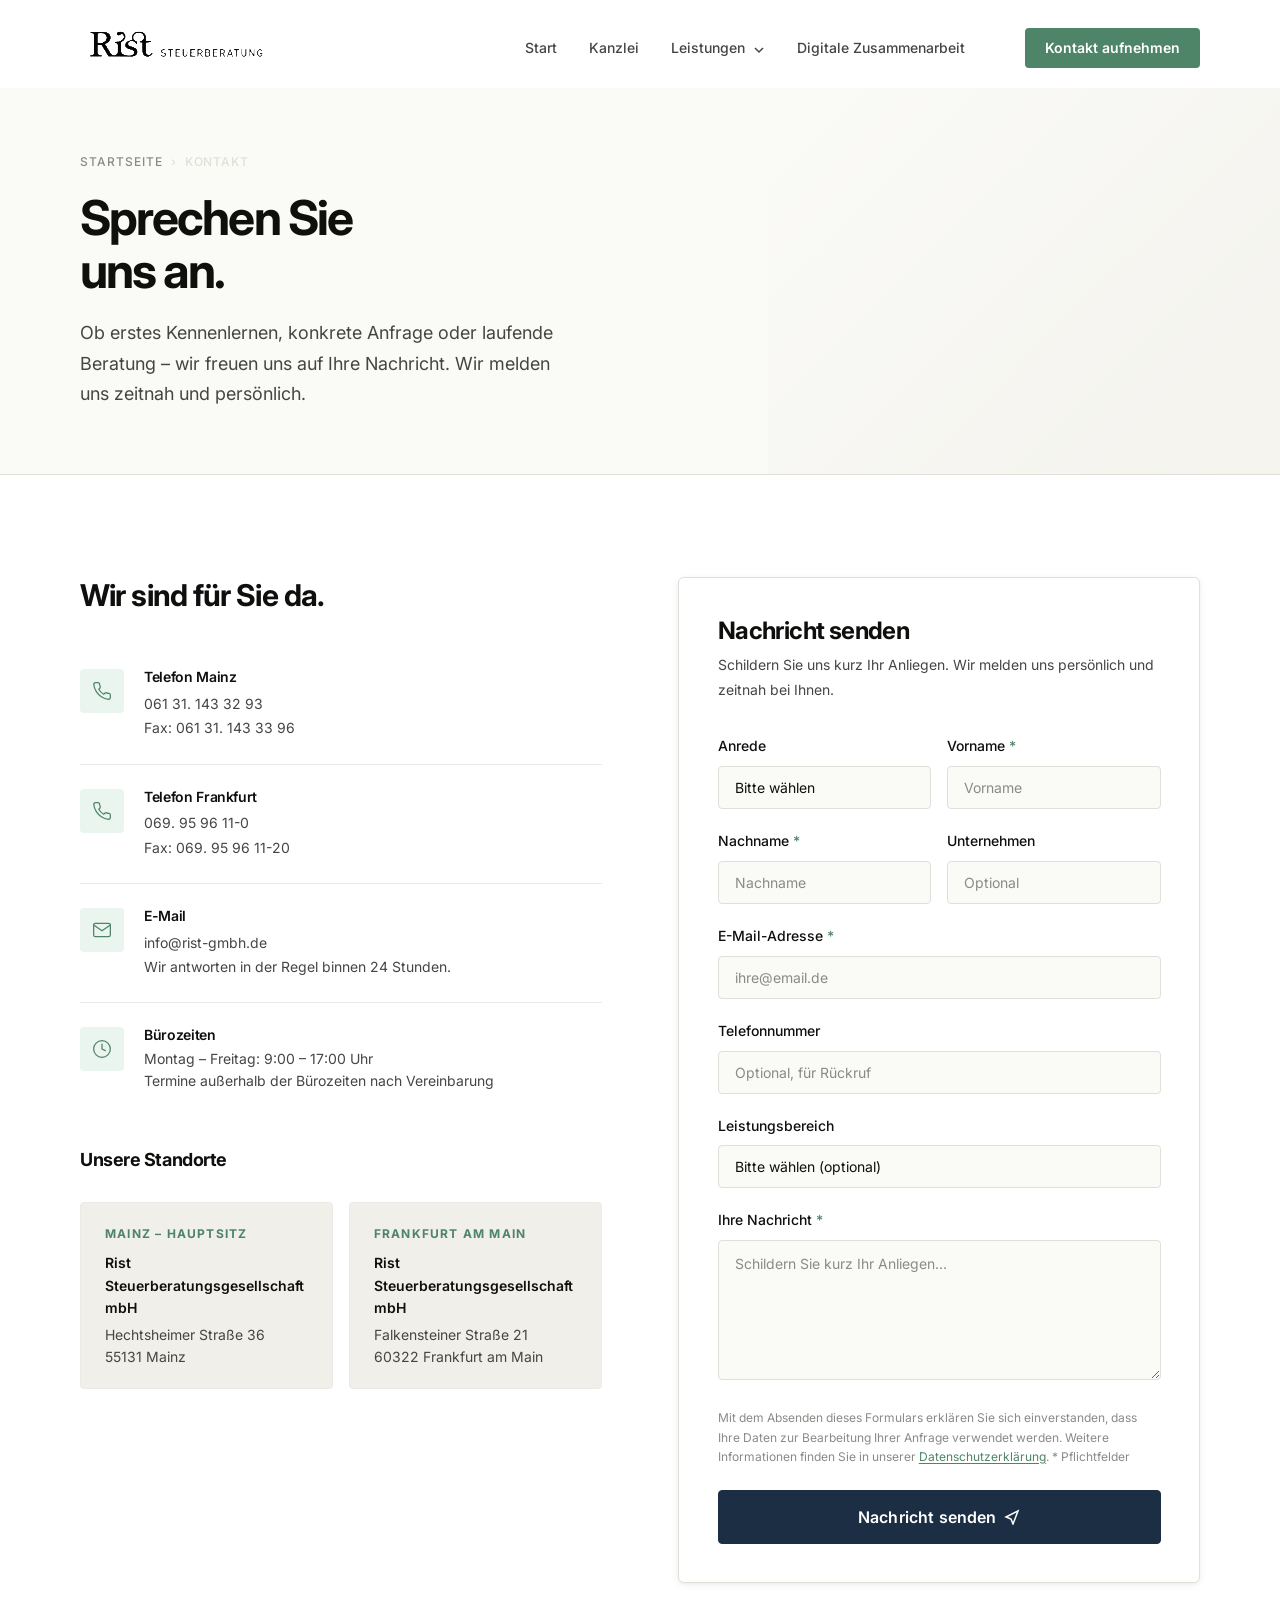
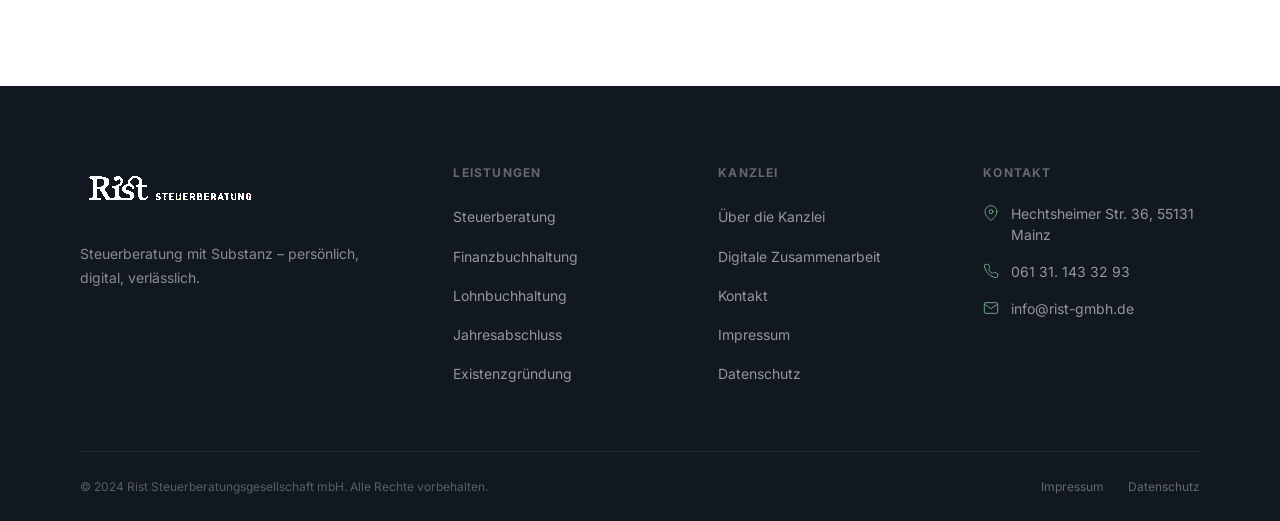
<file: kontakt.html>
<!DOCTYPE html>
<html lang="de">
<head>
  <meta charset="UTF-8">
  <meta name="viewport" content="width=device-width, initial-scale=1.0">
  <meta name="description" content="Kontakt zur Rist Steuerberatungsgesellschaft mbH – Mainz und Frankfurt am Main. Schreiben Sie uns oder rufen Sie direkt an.">
  <title>Kontakt – Rist Steuerberatung</title>
  <link rel="stylesheet" href="css/style.css">
  <link rel="preconnect" href="https://fonts.googleapis.com">
  <link rel="preconnect" href="https://fonts.gstatic.com" crossorigin>
</head>
<body>

<header class="site-nav" role="banner">
  <div class="container">
    <nav class="site-nav__inner" aria-label="Hauptnavigation">
      <a href="index.html" class="site-nav__logo"><img src="assets/logo.png" alt="Rist Steuerberatung Logo" width="250" height="52"></a>
      <ul class="site-nav__links" role="list">
        <li><a href="index.html" class="site-nav__link">Start</a></li>
        <li><a href="kanzlei.html" class="site-nav__link">Kanzlei</a></li>
        <li class="site-nav__item">
          <a href="leistungen.html" class="site-nav__link" aria-haspopup="true">Leistungen <svg class="site-nav__chevron" viewBox="0 0 12 12" fill="none" stroke="currentColor" stroke-width="1.5" aria-hidden="true"><polyline points="2,4 6,8 10,4"/></svg></a>
          <div class="site-nav__dropdown" role="menu">
            <a href="steuerberatung.html" class="site-nav__dropdown-link" role="menuitem">Steuerberatung</a>
            <a href="finanzbuchhaltung.html" class="site-nav__dropdown-link" role="menuitem">Finanzbuchhaltung</a>
            <a href="lohnbuchhaltung.html" class="site-nav__dropdown-link" role="menuitem">Lohnbuchhaltung</a>
            <a href="jahresabschluss.html" class="site-nav__dropdown-link" role="menuitem">Jahresabschluss</a>
            <a href="existenzgruendung.html" class="site-nav__dropdown-link" role="menuitem">Existenzgründung &amp; Beratung</a>
          </div>
        </li>
        <li><a href="service.html" class="site-nav__link">Digitale Zusammenarbeit</a></li>
      </ul>
      <a href="kontakt.html" class="site-nav__cta active" style="background:var(--color-accent);">Kontakt aufnehmen</a>
      <button class="site-nav__hamburger" aria-label="Menü öffnen" aria-expanded="false"><span></span><span></span><span></span></button>
    </nav>
  </div>
</header>

<div class="site-nav__mobile" aria-label="Mobile Navigation">
  <ul class="site-nav__mobile-links" role="list">
    <li><a href="index.html" class="site-nav__mobile-link">Start</a></li>
    <li><a href="kanzlei.html" class="site-nav__mobile-link">Kanzlei</a></li>
    <li><a href="service.html" class="site-nav__mobile-link">Digitale Zusammenarbeit</a></li>
    <li><a href="kontakt.html" class="site-nav__mobile-link">Kontakt</a></li>
  </ul>
  <p class="site-nav__mobile-sublabel">Leistungen</p>
  <ul class="site-nav__mobile-sublinks" role="list">
    <li><a href="steuerberatung.html" class="site-nav__mobile-sublink">Steuerberatung</a></li>
    <li><a href="finanzbuchhaltung.html" class="site-nav__mobile-sublink">Finanzbuchhaltung</a></li>
    <li><a href="lohnbuchhaltung.html" class="site-nav__mobile-sublink">Lohnbuchhaltung</a></li>
    <li><a href="jahresabschluss.html" class="site-nav__mobile-sublink">Jahresabschluss</a></li>
    <li><a href="existenzgruendung.html" class="site-nav__mobile-sublink">Existenzgründung &amp; Beratung</a></li>
  </ul>
  <div class="site-nav__mobile-cta"><a href="kontakt.html" class="btn btn--primary btn--lg" style="width:100%;">Kontakt aufnehmen</a></div>
</div>

<main>

<!-- ── Page Header ───────────────────────────────────────── -->
<section class="page-header--simple page-header">
  <div class="container">
    <div class="page-header__inner">
      <div>
        <nav class="page-header__breadcrumb" aria-label="Breadcrumb">
          <a href="index.html">Startseite</a>
          <span aria-hidden="true">›</span>
          <span aria-current="page">Kontakt</span>
        </nav>
        <h1 class="page-header__title">Sprechen Sie<br>uns an.</h1>
        <p class="page-header__subtitle">Ob erstes Kennenlernen, konkrete Anfrage oder laufende Beratung – wir freuen uns auf Ihre Nachricht. Wir melden uns zeitnah und persönlich.</p>
      </div>
    </div>
  </div>
</section>

<!-- ── Kontakt Hauptbereich ───────────────────────────────── -->
<section class="section section--white" aria-labelledby="kontakt-heading">
  <div class="container">
    <div class="contact-layout">

      <!-- Kontaktinformationen -->
      <div class="reveal">
        <h2 style="font-size: var(--text-3xl); font-weight:700; letter-spacing:-0.03em; color: var(--color-text); margin-bottom: var(--sp-8);" id="kontakt-heading">Wir sind für Sie da.</h2>

        <div class="contact-info__item">
          <div class="contact-info__icon" aria-hidden="true">
            <svg viewBox="0 0 24 24" fill="none" stroke="currentColor" stroke-width="1.5" stroke-linecap="round" stroke-linejoin="round">
              <path d="M22 16.92v3a2 2 0 01-2.18 2 19.79 19.79 0 01-8.63-3.07 19.5 19.5 0 01-6-6 19.79 19.79 0 01-3.07-8.67A2 2 0 014.11 2h3a2 2 0 012 1.72c.127.96.361 1.903.7 2.81a2 2 0 01-.45 2.11L8.09 9.91a16 16 0 006 6l1.27-1.27a2 2 0 012.11-.45c.907.339 1.85.573 2.81.7A2 2 0 0122 16.92z"/>
            </svg>
          </div>
          <div class="contact-info__content">
            <h4>Telefon Mainz</h4>
            <a href="tel:+4961311433293">061 31. 143 32 93</a>
            <p>Fax: 061 31. 143 33 96</p>
          </div>
        </div>

        <div class="contact-info__item">
          <div class="contact-info__icon" aria-hidden="true">
            <svg viewBox="0 0 24 24" fill="none" stroke="currentColor" stroke-width="1.5" stroke-linecap="round" stroke-linejoin="round">
              <path d="M22 16.92v3a2 2 0 01-2.18 2 19.79 19.79 0 01-8.63-3.07 19.5 19.5 0 01-6-6 19.79 19.79 0 01-3.07-8.67A2 2 0 014.11 2h3a2 2 0 012 1.72c.127.96.361 1.903.7 2.81a2 2 0 01-.45 2.11L8.09 9.91a16 16 0 006 6l1.27-1.27a2 2 0 012.11-.45c.907.339 1.85.573 2.81.7A2 2 0 0122 16.92z"/>
            </svg>
          </div>
          <div class="contact-info__content">
            <h4>Telefon Frankfurt</h4>
            <a href="tel:+496995961 10">069. 95 96 11-0</a>
            <p>Fax: 069. 95 96 11-20</p>
          </div>
        </div>

        <div class="contact-info__item">
          <div class="contact-info__icon" aria-hidden="true">
            <svg viewBox="0 0 24 24" fill="none" stroke="currentColor" stroke-width="1.5" stroke-linecap="round" stroke-linejoin="round">
              <path d="M4 4h16c1.1 0 2 .9 2 2v12c0 1.1-.9 2-2 2H4c-1.1 0-2-.9-2-2V6c0-1.1.9-2 2-2z"/>
              <polyline points="22,6 12,13 2,6"/>
            </svg>
          </div>
          <div class="contact-info__content">
            <h4>E-Mail</h4>
            <a href="mailto:info@rist-gmbh.de">info@rist-gmbh.de</a>
            <p>Wir antworten in der Regel binnen 24 Stunden.</p>
          </div>
        </div>

        <div class="contact-info__item" style="border-bottom:none;">
          <div class="contact-info__icon" aria-hidden="true">
            <svg viewBox="0 0 24 24" fill="none" stroke="currentColor" stroke-width="1.5" stroke-linecap="round" stroke-linejoin="round">
              <circle cx="12" cy="12" r="10"/>
              <path d="M12 6v6l4 2"/>
            </svg>
          </div>
          <div class="contact-info__content">
            <h4>Bürozeiten</h4>
            <p>Montag – Freitag: 9:00 – 17:00 Uhr<br>Termine außerhalb der Bürozeiten nach Vereinbarung</p>
          </div>
        </div>

        <!-- Standorte -->
        <h3 style="font-size: var(--text-lg); font-weight:700; color: var(--color-text); margin-bottom: var(--sp-5); margin-top: var(--sp-8);">Unsere Standorte</h3>
        <div class="contact-locations">
          <address class="contact-location" style="font-style:normal;">
            <p class="contact-location__city">Mainz – Hauptsitz</p>
            <div class="contact-location__address">
              <strong>Rist Steuerberatungsgesellschaft mbH</strong>
              Hechtsheimer Straße 36<br>
              55131 Mainz
            </div>
          </address>
          <address class="contact-location" style="font-style:normal;">
            <p class="contact-location__city">Frankfurt am Main</p>
            <div class="contact-location__address">
              <strong>Rist Steuerberatungsgesellschaft mbH</strong>
              Falkensteiner Straße 21<br>
              60322 Frankfurt am Main
            </div>
          </address>
        </div>
      </div>

      <!-- Kontaktformular -->
      <div class="reveal reveal-delay-1">
        <form class="form js-contact-form" novalidate aria-label="Kontaktformular">
          <h2 style="font-size: var(--text-2xl); font-weight:700; letter-spacing:-0.025em; color: var(--color-text); margin-bottom: var(--sp-2);">Nachricht senden</h2>
          <p style="font-size: var(--text-sm); color: var(--color-text-secondary); margin-bottom: var(--sp-8);">Schildern Sie uns kurz Ihr Anliegen. Wir melden uns persönlich und zeitnah bei Ihnen.</p>

          <div class="form__row">
            <div class="form__group">
              <label class="form__label" for="anrede">Anrede</label>
              <select class="form__select" id="anrede" name="anrede">
                <option value="">Bitte wählen</option>
                <option value="frau">Frau</option>
                <option value="herr">Herr</option>
                <option value="divers">Divers</option>
              </select>
            </div>
            <div class="form__group">
              <label class="form__label" for="vorname">Vorname <span aria-hidden="true">*</span></label>
              <input class="form__input" type="text" id="vorname" name="vorname" placeholder="Vorname" required autocomplete="given-name">
            </div>
          </div>

          <div class="form__row">
            <div class="form__group">
              <label class="form__label" for="nachname">Nachname <span aria-hidden="true">*</span></label>
              <input class="form__input" type="text" id="nachname" name="nachname" placeholder="Nachname" required autocomplete="family-name">
            </div>
            <div class="form__group">
              <label class="form__label" for="unternehmen">Unternehmen</label>
              <input class="form__input" type="text" id="unternehmen" name="unternehmen" placeholder="Optional" autocomplete="organization">
            </div>
          </div>

          <div class="form__group">
            <label class="form__label" for="email">E-Mail-Adresse <span aria-hidden="true">*</span></label>
            <input class="form__input" type="email" id="email" name="email" placeholder="ihre@email.de" required autocomplete="email">
          </div>

          <div class="form__group">
            <label class="form__label" for="telefon">Telefonnummer</label>
            <input class="form__input" type="tel" id="telefon" name="telefon" placeholder="Optional, für Rückruf" autocomplete="tel">
          </div>

          <div class="form__group">
            <label class="form__label" for="bereich">Leistungsbereich</label>
            <select class="form__select" id="bereich" name="bereich">
              <option value="">Bitte wählen (optional)</option>
              <option value="steuerberatung">Steuerberatung</option>
              <option value="finanzbuchhaltung">Finanzbuchhaltung</option>
              <option value="lohnbuchhaltung">Lohnbuchhaltung</option>
              <option value="jahresabschluss">Jahresabschluss</option>
              <option value="existenzgruendung">Existenzgründung &amp; Beratung</option>
              <option value="allgemein">Allgemeine Anfrage</option>
            </select>
          </div>

          <div class="form__group">
            <label class="form__label" for="nachricht">Ihre Nachricht <span aria-hidden="true">*</span></label>
            <textarea class="form__textarea" id="nachricht" name="nachricht" placeholder="Schildern Sie kurz Ihr Anliegen..." required rows="5"></textarea>
          </div>

          <p class="form__privacy">
            Mit dem Absenden dieses Formulars erklären Sie sich einverstanden, dass Ihre Daten zur Bearbeitung Ihrer Anfrage verwendet werden. Weitere Informationen finden Sie in unserer <a href="datenschutz.html">Datenschutzerklärung</a>. <span aria-hidden="true">*</span> Pflichtfelder
          </p>

          <button type="submit" class="btn btn--primary btn--lg form__submit">
            Nachricht senden
            <svg viewBox="0 0 16 16" fill="none" stroke="currentColor" stroke-width="1.5" aria-hidden="true" style="width:16px; height:16px;">
              <path d="M14 2L2 8l5 2 2 5 5-13z"/>
            </svg>
          </button>
        </form>
      </div>

    </div>
  </div>
</section>


</main>

<footer class="site-footer" role="contentinfo">
  <div class="container">
    <div class="footer__main">
      <div class="footer__brand"><img src="assets/logo.png" alt="Rist Steuerberatung" class="footer__logo" width="160" height="32" loading="lazy"><p class="footer__brand-text">Steuerberatung mit Substanz – persönlich, digital, verlässlich.</p></div>
      <div><p class="footer__col-title">Leistungen</p><ul class="footer__links"><li><a href="steuerberatung.html" class="footer__link">Steuerberatung</a></li><li><a href="finanzbuchhaltung.html" class="footer__link">Finanzbuchhaltung</a></li><li><a href="lohnbuchhaltung.html" class="footer__link">Lohnbuchhaltung</a></li><li><a href="jahresabschluss.html" class="footer__link">Jahresabschluss</a></li><li><a href="existenzgruendung.html" class="footer__link">Existenzgründung</a></li></ul></div>
      <div><p class="footer__col-title">Kanzlei</p><ul class="footer__links"><li><a href="kanzlei.html" class="footer__link">Über die Kanzlei</a></li><li><a href="service.html" class="footer__link">Digitale Zusammenarbeit</a></li><li><a href="kontakt.html" class="footer__link">Kontakt</a></li><li><a href="impressum.html" class="footer__link">Impressum</a></li><li><a href="datenschutz.html" class="footer__link">Datenschutz</a></li></ul></div>
      <div><p class="footer__col-title">Kontakt</p>
        <div class="footer__contact-item"><svg viewBox="0 0 24 24" fill="none" stroke="currentColor" stroke-width="1.5" stroke-linecap="round" stroke-linejoin="round" aria-hidden="true"><path d="M21 10c0 7-9 13-9 13s-9-6-9-13a9 9 0 0118 0z"/><circle cx="12" cy="10" r="3"/></svg><span>Hechtsheimer Str. 36, 55131 Mainz</span></div>
        <div class="footer__contact-item"><svg viewBox="0 0 24 24" fill="none" stroke="currentColor" stroke-width="1.5" stroke-linecap="round" stroke-linejoin="round" aria-hidden="true"><path d="M22 16.92v3a2 2 0 01-2.18 2 19.79 19.79 0 01-8.63-3.07 19.5 19.5 0 01-6-6 19.79 19.79 0 01-3.07-8.67A2 2 0 014.11 2h3a2 2 0 012 1.72c.127.96.361 1.903.7 2.81a2 2 0 01-.45 2.11L8.09 9.91a16 16 0 006 6l1.27-1.27a2 2 0 012.11-.45c.907.339 1.85.573 2.81.7A2 2 0 0122 16.92z"/></svg><a href="tel:+4961311433293">061 31. 143 32 93</a></div>
        <div class="footer__contact-item"><svg viewBox="0 0 24 24" fill="none" stroke="currentColor" stroke-width="1.5" stroke-linecap="round" stroke-linejoin="round" aria-hidden="true"><path d="M4 4h16c1.1 0 2 .9 2 2v12c0 1.1-.9 2-2 2H4c-1.1 0-2-.9-2-2V6c0-1.1.9-2 2-2z"/><polyline points="22,6 12,13 2,6"/></svg><a href="mailto:info@rist-gmbh.de">info@rist-gmbh.de</a></div>
      </div>
    </div>
    <div class="footer__bottom">
      <p class="footer__copyright">© 2024 Rist Steuerberatungsgesellschaft mbH. Alle Rechte vorbehalten.</p>
      <nav class="footer__legal" aria-label="Rechtliche Links"><a href="impressum.html">Impressum</a><a href="datenschutz.html">Datenschutz</a></nav>
    </div>
  </div>
</footer>
<script src="js/main.js" defer></script>
</body>
</html>
</file>
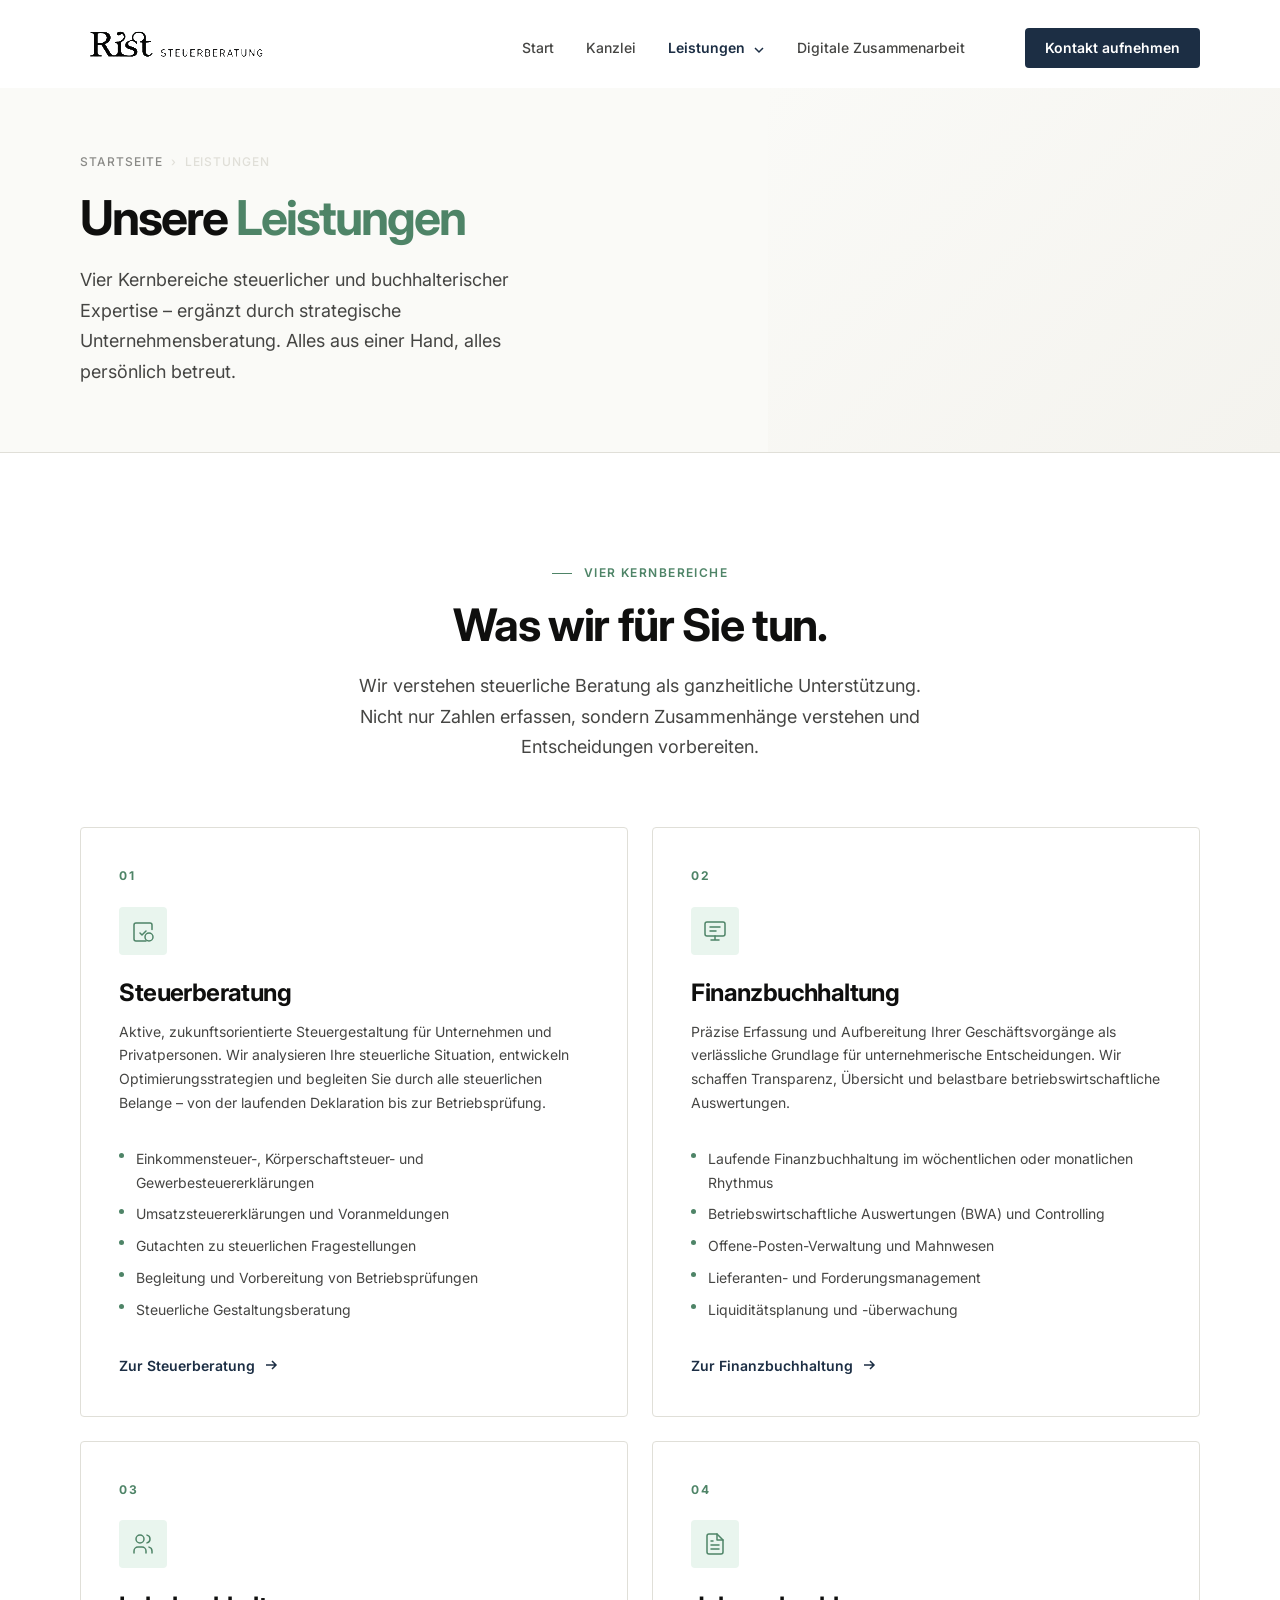
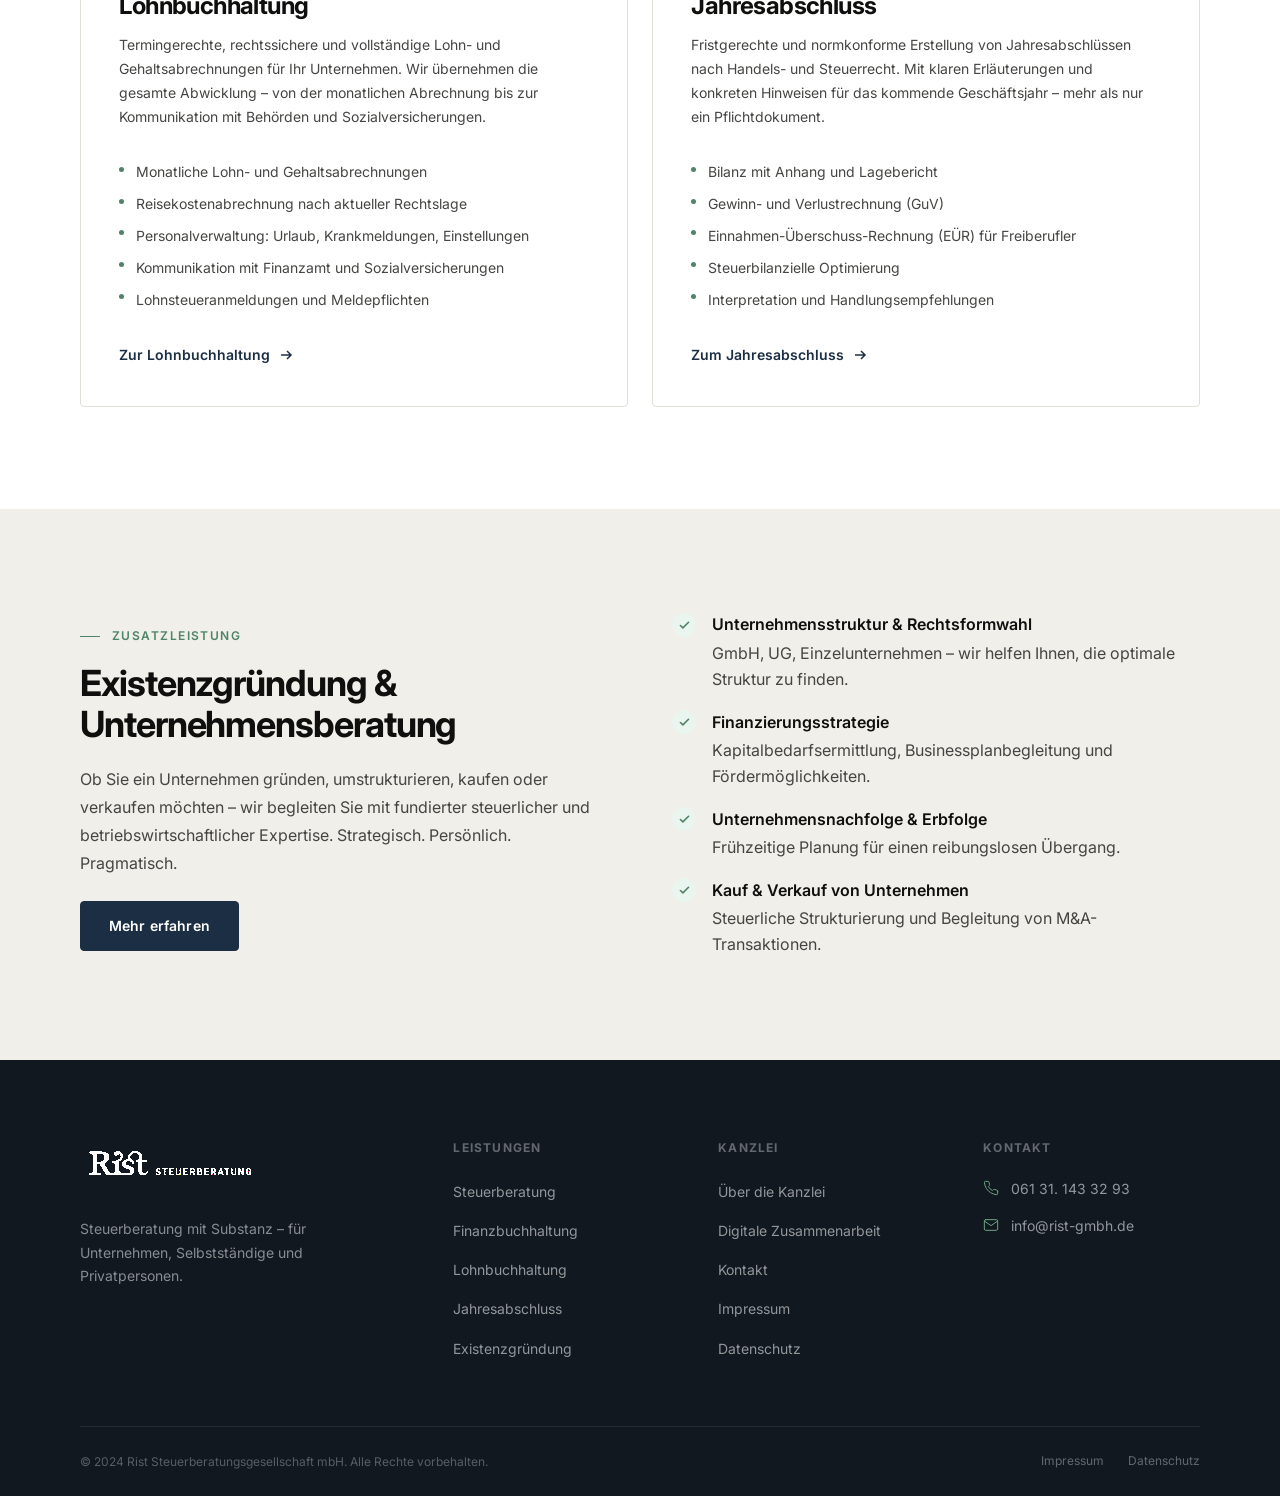
<file: leistungen.html>
<!DOCTYPE html>
<html lang="de">
<head>
  <meta charset="UTF-8">
  <meta name="viewport" content="width=device-width, initial-scale=1.0">
  <meta name="description" content="Leistungen der Rist Steuerberatung: Steuerberatung, Finanzbuchhaltung, Lohnbuchhaltung, Jahresabschluss und Existenzgründungsberatung – aus einer Hand.">
  <title>Leistungen – Rist Steuerberatung</title>
  <link rel="stylesheet" href="css/style.css">
  <link rel="preconnect" href="https://fonts.googleapis.com">
  <link rel="preconnect" href="https://fonts.gstatic.com" crossorigin>
</head>
<body>

<header class="site-nav" role="banner">
  <div class="container">
    <nav class="site-nav__inner" aria-label="Hauptnavigation">
      <a href="index.html" class="site-nav__logo" aria-label="Rist Steuerberatung – Startseite">
        <img src="assets/logo.png" alt="Rist Steuerberatung Logo" width="250" height="52">
      </a>
      <ul class="site-nav__links" role="list">
        <li><a href="index.html" class="site-nav__link">Start</a></li>
        <li><a href="kanzlei.html" class="site-nav__link">Kanzlei</a></li>
        <li class="site-nav__item">
          <a href="leistungen.html" class="site-nav__link active" aria-haspopup="true">
            Leistungen
            <svg class="site-nav__chevron" viewBox="0 0 12 12" fill="none" stroke="currentColor" stroke-width="1.5" aria-hidden="true"><polyline points="2,4 6,8 10,4"/></svg>
          </a>
          <div class="site-nav__dropdown" role="menu">
            <a href="steuerberatung.html" class="site-nav__dropdown-link" role="menuitem">Steuerberatung</a>
            <a href="finanzbuchhaltung.html" class="site-nav__dropdown-link" role="menuitem">Finanzbuchhaltung</a>
            <a href="lohnbuchhaltung.html" class="site-nav__dropdown-link" role="menuitem">Lohnbuchhaltung</a>
            <a href="jahresabschluss.html" class="site-nav__dropdown-link" role="menuitem">Jahresabschluss</a>
            <a href="existenzgruendung.html" class="site-nav__dropdown-link" role="menuitem">Existenzgründung &amp; Beratung</a>
          </div>
        </li>
        <li><a href="service.html" class="site-nav__link">Digitale Zusammenarbeit</a></li>
      </ul>
      <a href="kontakt.html" class="site-nav__cta">Kontakt aufnehmen</a>
      <button class="site-nav__hamburger" aria-label="Menü öffnen" aria-expanded="false"><span></span><span></span><span></span></button>
    </nav>
  </div>
</header>

<div class="site-nav__mobile" aria-label="Mobile Navigation">
  <ul class="site-nav__mobile-links" role="list">
    <li><a href="index.html" class="site-nav__mobile-link">Start</a></li>
    <li><a href="kanzlei.html" class="site-nav__mobile-link">Kanzlei</a></li>
    <li><a href="service.html" class="site-nav__mobile-link">Digitale Zusammenarbeit</a></li>
    <li><a href="kontakt.html" class="site-nav__mobile-link">Kontakt</a></li>
  </ul>
  <p class="site-nav__mobile-sublabel">Leistungen</p>
  <ul class="site-nav__mobile-sublinks" role="list">
    <li><a href="steuerberatung.html" class="site-nav__mobile-sublink">Steuerberatung</a></li>
    <li><a href="finanzbuchhaltung.html" class="site-nav__mobile-sublink">Finanzbuchhaltung</a></li>
    <li><a href="lohnbuchhaltung.html" class="site-nav__mobile-sublink">Lohnbuchhaltung</a></li>
    <li><a href="jahresabschluss.html" class="site-nav__mobile-sublink">Jahresabschluss</a></li>
    <li><a href="existenzgruendung.html" class="site-nav__mobile-sublink">Existenzgründung &amp; Beratung</a></li>
  </ul>
  <div class="site-nav__mobile-cta">
    <a href="kontakt.html" class="btn btn--primary btn--lg" style="width:100%;">Kontakt aufnehmen</a>
  </div>
</div>

<main>

<!-- ── Page Header ───────────────────────────────────────── -->
<section class="page-header--simple page-header">
  <div class="container">
    <div class="page-header__inner">
      <div>
        <nav class="page-header__breadcrumb" aria-label="Breadcrumb">
          <a href="index.html">Startseite</a>
          <span aria-hidden="true">›</span>
          <span aria-current="page">Leistungen</span>
        </nav>
        <h1 class="page-header__title">Unsere <em>Leistungen</em></h1>
        <p class="page-header__subtitle">Vier Kernbereiche steuerlicher und buchhalterischer Expertise – ergänzt durch strategische Unternehmensberatung. Alles aus einer Hand, alles persönlich betreut.</p>
      </div>
    </div>
  </div>
</section>

<!-- ── Leistungsübersicht ────────────────────────────────── -->
<section class="section section--white" aria-labelledby="leistungen-heading">
  <div class="container">
    <div class="section__header--center reveal">
      <span class="section__label">Vier Kernbereiche</span>
      <h2 class="section__title" id="leistungen-heading">Was wir für Sie tun.</h2>
      <p class="section__subtitle" style="margin-inline:auto;">Wir verstehen steuerliche Beratung als ganzheitliche Unterstützung. Nicht nur Zahlen erfassen, sondern Zusammenhänge verstehen und Entscheidungen vorbereiten.</p>
    </div>

    <div class="services__grid">

      <a href="steuerberatung.html" class="service-card reveal">
        <div class="service-card__number">01</div>
        <div class="service-card__icon" aria-hidden="true">
          <svg viewBox="0 0 24 24" fill="none" stroke="currentColor" stroke-width="1.5" stroke-linecap="round" stroke-linejoin="round">
            <path d="M9 14l2 2 4-4"/><path d="M21 10.5V6a2 2 0 00-2-2H5a2 2 0 00-2 2v14a2 2 0 002 2h10"/><circle cx="18" cy="18" r="4"/>
          </svg>
        </div>
        <h3 class="service-card__title">Steuerberatung</h3>
        <p class="service-card__text">Aktive, zukunftsorientierte Steuergestaltung für Unternehmen und Privatpersonen. Wir analysieren Ihre steuerliche Situation, entwickeln Optimierungsstrategien und begleiten Sie durch alle steuerlichen Belange – von der laufenden Deklaration bis zur Betriebsprüfung.</p>
        <ul class="service-card__list">
          <li class="service-card__list-item">Einkommensteuer-, Körperschaftsteuer- und Gewerbesteuererklärungen</li>
          <li class="service-card__list-item">Umsatzsteuererklärungen und Voranmeldungen</li>
          <li class="service-card__list-item">Gutachten zu steuerlichen Fragestellungen</li>
          <li class="service-card__list-item">Begleitung und Vorbereitung von Betriebsprüfungen</li>
          <li class="service-card__list-item">Steuerliche Gestaltungsberatung</li>
        </ul>
        <span class="service-card__cta">Zur Steuerberatung <svg viewBox="0 0 16 16" fill="none" stroke="currentColor" stroke-width="1.5" aria-hidden="true"><path d="M3 8h10M9 4l4 4-4 4"/></svg></span>
      </a>

      <a href="finanzbuchhaltung.html" class="service-card reveal reveal-delay-1">
        <div class="service-card__number">02</div>
        <div class="service-card__icon" aria-hidden="true">
          <svg viewBox="0 0 24 24" fill="none" stroke="currentColor" stroke-width="1.5" stroke-linecap="round" stroke-linejoin="round">
            <rect x="2" y="3" width="20" height="14" rx="2"/><path d="M8 21h8M12 17v4M7 8h10M7 12h6"/>
          </svg>
        </div>
        <h3 class="service-card__title">Finanzbuchhaltung</h3>
        <p class="service-card__text">Präzise Erfassung und Aufbereitung Ihrer Geschäftsvorgänge als verlässliche Grundlage für unternehmerische Entscheidungen. Wir schaffen Transparenz, Übersicht und belastbare betriebswirtschaftliche Auswertungen.</p>
        <ul class="service-card__list">
          <li class="service-card__list-item">Laufende Finanzbuchhaltung im wöchentlichen oder monatlichen Rhythmus</li>
          <li class="service-card__list-item">Betriebswirtschaftliche Auswertungen (BWA) und Controlling</li>
          <li class="service-card__list-item">Offene-Posten-Verwaltung und Mahnwesen</li>
          <li class="service-card__list-item">Lieferanten- und Forderungsmanagement</li>
          <li class="service-card__list-item">Liquiditätsplanung und -überwachung</li>
        </ul>
        <span class="service-card__cta">Zur Finanzbuchhaltung <svg viewBox="0 0 16 16" fill="none" stroke="currentColor" stroke-width="1.5" aria-hidden="true"><path d="M3 8h10M9 4l4 4-4 4"/></svg></span>
      </a>

      <a href="lohnbuchhaltung.html" class="service-card reveal">
        <div class="service-card__number">03</div>
        <div class="service-card__icon" aria-hidden="true">
          <svg viewBox="0 0 24 24" fill="none" stroke="currentColor" stroke-width="1.5" stroke-linecap="round" stroke-linejoin="round">
            <circle cx="9" cy="7" r="4"/><path d="M3 21v-2a4 4 0 014-4h4a4 4 0 014 4v2"/><path d="M16 3.13a4 4 0 010 7.75M21 21v-2a4 4 0 00-3-3.87"/>
          </svg>
        </div>
        <h3 class="service-card__title">Lohnbuchhaltung</h3>
        <p class="service-card__text">Termingerechte, rechtssichere und vollständige Lohn- und Gehaltsabrechnungen für Ihr Unternehmen. Wir übernehmen die gesamte Abwicklung – von der monatlichen Abrechnung bis zur Kommunikation mit Behörden und Sozialversicherungen.</p>
        <ul class="service-card__list">
          <li class="service-card__list-item">Monatliche Lohn- und Gehaltsabrechnungen</li>
          <li class="service-card__list-item">Reisekostenabrechnung nach aktueller Rechtslage</li>
          <li class="service-card__list-item">Personalverwaltung: Urlaub, Krankmeldungen, Einstellungen</li>
          <li class="service-card__list-item">Kommunikation mit Finanzamt und Sozialversicherungen</li>
          <li class="service-card__list-item">Lohnsteueranmeldungen und Meldepflichten</li>
        </ul>
        <span class="service-card__cta">Zur Lohnbuchhaltung <svg viewBox="0 0 16 16" fill="none" stroke="currentColor" stroke-width="1.5" aria-hidden="true"><path d="M3 8h10M9 4l4 4-4 4"/></svg></span>
      </a>

      <a href="jahresabschluss.html" class="service-card reveal reveal-delay-1">
        <div class="service-card__number">04</div>
        <div class="service-card__icon" aria-hidden="true">
          <svg viewBox="0 0 24 24" fill="none" stroke="currentColor" stroke-width="1.5" stroke-linecap="round" stroke-linejoin="round">
            <path d="M14 2H6a2 2 0 00-2 2v16a2 2 0 002 2h12a2 2 0 002-2V8z"/><polyline points="14 2 14 8 20 8"/><line x1="16" y1="13" x2="8" y2="13"/><line x1="16" y1="17" x2="8" y2="17"/><polyline points="10 9 9 9 8 9"/>
          </svg>
        </div>
        <h3 class="service-card__title">Jahresabschluss</h3>
        <p class="service-card__text">Fristgerechte und normkonforme Erstellung von Jahresabschlüssen nach Handels- und Steuerrecht. Mit klaren Erläuterungen und konkreten Hinweisen für das kommende Geschäftsjahr – mehr als nur ein Pflichtdokument.</p>
        <ul class="service-card__list">
          <li class="service-card__list-item">Bilanz mit Anhang und Lagebericht</li>
          <li class="service-card__list-item">Gewinn- und Verlustrechnung (GuV)</li>
          <li class="service-card__list-item">Einnahmen-Überschuss-Rechnung (EÜR) für Freiberufler</li>
          <li class="service-card__list-item">Steuerbilanzielle Optimierung</li>
          <li class="service-card__list-item">Interpretation und Handlungsempfehlungen</li>
        </ul>
        <span class="service-card__cta">Zum Jahresabschluss <svg viewBox="0 0 16 16" fill="none" stroke="currentColor" stroke-width="1.5" aria-hidden="true"><path d="M3 8h10M9 4l4 4-4 4"/></svg></span>
      </a>

    </div>
  </div>
</section>

<!-- ── Existenzgründung ──────────────────────────────────── -->
<section class="section section--alt" aria-labelledby="exist-heading">
  <div class="container">
    <div style="display:grid; grid-template-columns:1fr 1fr; gap: clamp(var(--sp-10),5vw,var(--sp-20)); align-items:center;" class="reveal">
      <div>
        <span class="section__label">Zusatzleistung</span>
        <h2 class="section__title" id="exist-heading" style="font-size: clamp(var(--text-3xl),3vw,var(--text-4xl));">Existenzgründung &amp; Unternehmensberatung</h2>
        <p style="margin-bottom: var(--sp-6);">Ob Sie ein Unternehmen gründen, umstrukturieren, kaufen oder verkaufen möchten – wir begleiten Sie mit fundierter steuerlicher und betriebswirtschaftlicher Expertise. Strategisch. Persönlich. Pragmatisch.</p>
        <a href="existenzgruendung.html" class="btn btn--primary">Mehr erfahren</a>
      </div>
      <div class="check-list">
        <div class="check-list__item">
          <div class="check-list__icon" aria-hidden="true">
            <svg viewBox="0 0 16 16" fill="none" stroke="currentColor" stroke-width="2" stroke-linecap="round" stroke-linejoin="round"><polyline points="3,8 6,11 13,4"/></svg>
          </div>
          <div class="check-list__text"><strong>Unternehmensstruktur &amp; Rechtsformwahl</strong>GmbH, UG, Einzelunternehmen – wir helfen Ihnen, die optimale Struktur zu finden.</div>
        </div>
        <div class="check-list__item">
          <div class="check-list__icon" aria-hidden="true">
            <svg viewBox="0 0 16 16" fill="none" stroke="currentColor" stroke-width="2" stroke-linecap="round" stroke-linejoin="round"><polyline points="3,8 6,11 13,4"/></svg>
          </div>
          <div class="check-list__text"><strong>Finanzierungsstrategie</strong>Kapitalbedarfsermittlung, Businessplanbegleitung und Fördermöglichkeiten.</div>
        </div>
        <div class="check-list__item">
          <div class="check-list__icon" aria-hidden="true">
            <svg viewBox="0 0 16 16" fill="none" stroke="currentColor" stroke-width="2" stroke-linecap="round" stroke-linejoin="round"><polyline points="3,8 6,11 13,4"/></svg>
          </div>
          <div class="check-list__text"><strong>Unternehmensnachfolge &amp; Erbfolge</strong>Frühzeitige Planung für einen reibungslosen Übergang.</div>
        </div>
        <div class="check-list__item">
          <div class="check-list__icon" aria-hidden="true">
            <svg viewBox="0 0 16 16" fill="none" stroke="currentColor" stroke-width="2" stroke-linecap="round" stroke-linejoin="round"><polyline points="3,8 6,11 13,4"/></svg>
          </div>
          <div class="check-list__text"><strong>Kauf &amp; Verkauf von Unternehmen</strong>Steuerliche Strukturierung und Begleitung von M&amp;A-Transaktionen.</div>
        </div>
      </div>
    </div>
  </div>
</section>


</main>

<footer class="site-footer" role="contentinfo">
  <div class="container">
    <div class="footer__main">
      <div class="footer__brand">
        <img src="assets/logo.png" alt="Rist Steuerberatung" class="footer__logo" width="160" height="32" loading="lazy">
        <p class="footer__brand-text">Steuerberatung mit Substanz – für Unternehmen, Selbstständige und Privatpersonen.</p>
      </div>
      <div>
        <p class="footer__col-title">Leistungen</p>
        <ul class="footer__links">
          <li><a href="steuerberatung.html" class="footer__link">Steuerberatung</a></li>
          <li><a href="finanzbuchhaltung.html" class="footer__link">Finanzbuchhaltung</a></li>
          <li><a href="lohnbuchhaltung.html" class="footer__link">Lohnbuchhaltung</a></li>
          <li><a href="jahresabschluss.html" class="footer__link">Jahresabschluss</a></li>
          <li><a href="existenzgruendung.html" class="footer__link">Existenzgründung</a></li>
        </ul>
      </div>
      <div>
        <p class="footer__col-title">Kanzlei</p>
        <ul class="footer__links">
          <li><a href="kanzlei.html" class="footer__link">Über die Kanzlei</a></li>
          <li><a href="service.html" class="footer__link">Digitale Zusammenarbeit</a></li>
          <li><a href="kontakt.html" class="footer__link">Kontakt</a></li>
          <li><a href="impressum.html" class="footer__link">Impressum</a></li>
          <li><a href="datenschutz.html" class="footer__link">Datenschutz</a></li>
        </ul>
      </div>
      <div>
        <p class="footer__col-title">Kontakt</p>
        <div class="footer__contact-item">
          <svg viewBox="0 0 24 24" fill="none" stroke="currentColor" stroke-width="1.5" stroke-linecap="round" stroke-linejoin="round" aria-hidden="true"><path d="M22 16.92v3a2 2 0 01-2.18 2 19.79 19.79 0 01-8.63-3.07 19.5 19.5 0 01-6-6 19.79 19.79 0 01-3.07-8.67A2 2 0 014.11 2h3a2 2 0 012 1.72c.127.96.361 1.903.7 2.81a2 2 0 01-.45 2.11L8.09 9.91a16 16 0 006 6l1.27-1.27a2 2 0 012.11-.45c.907.339 1.85.573 2.81.7A2 2 0 0122 16.92z"/></svg>
          <a href="tel:+4961311433293">061 31. 143 32 93</a>
        </div>
        <div class="footer__contact-item">
          <svg viewBox="0 0 24 24" fill="none" stroke="currentColor" stroke-width="1.5" stroke-linecap="round" stroke-linejoin="round" aria-hidden="true"><path d="M4 4h16c1.1 0 2 .9 2 2v12c0 1.1-.9 2-2 2H4c-1.1 0-2-.9-2-2V6c0-1.1.9-2 2-2z"/><polyline points="22,6 12,13 2,6"/></svg>
          <a href="mailto:info@rist-gmbh.de">info@rist-gmbh.de</a>
        </div>
      </div>
    </div>
    <div class="footer__bottom">
      <p class="footer__copyright">© 2024 Rist Steuerberatungsgesellschaft mbH. Alle Rechte vorbehalten.</p>
      <nav class="footer__legal" aria-label="Rechtliche Links">
        <a href="impressum.html">Impressum</a>
        <a href="datenschutz.html">Datenschutz</a>
      </nav>
    </div>
  </div>
</footer>

<script src="js/main.js" defer></script>
</body>
</html>
</file>
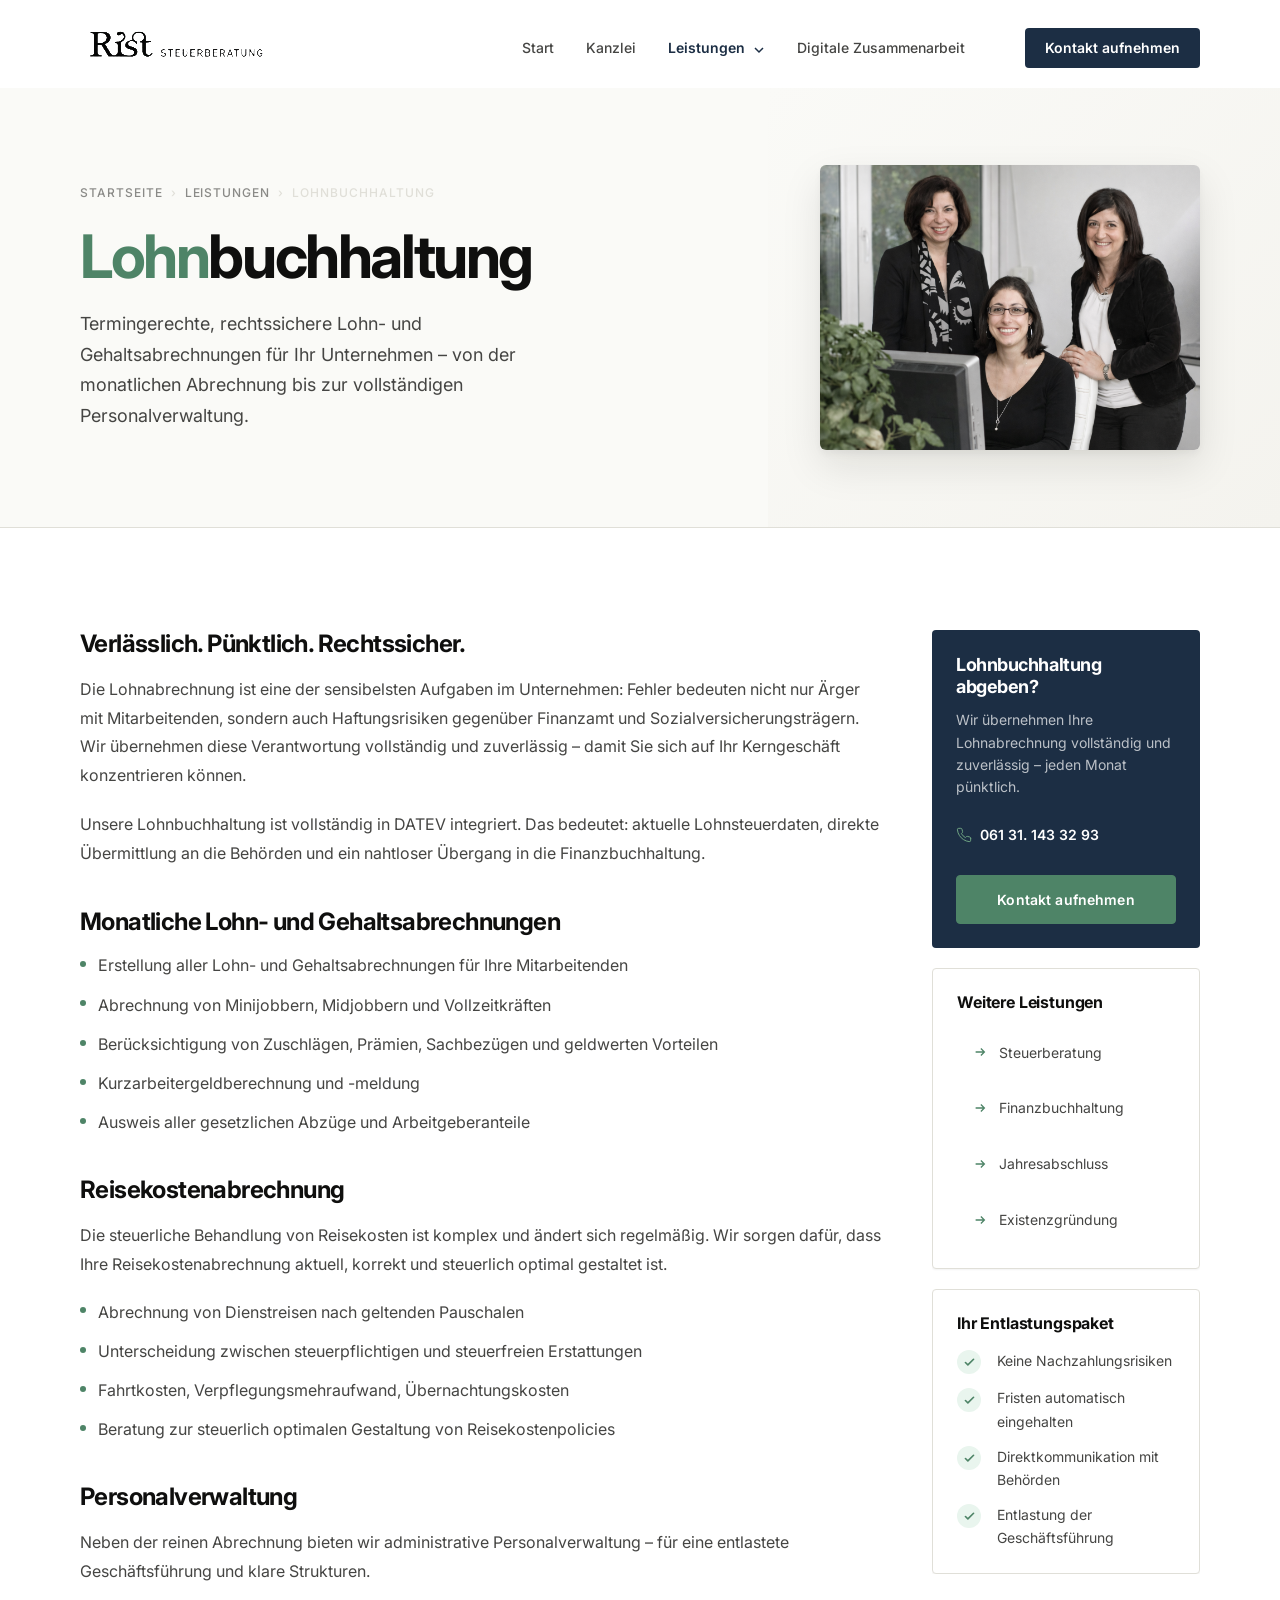
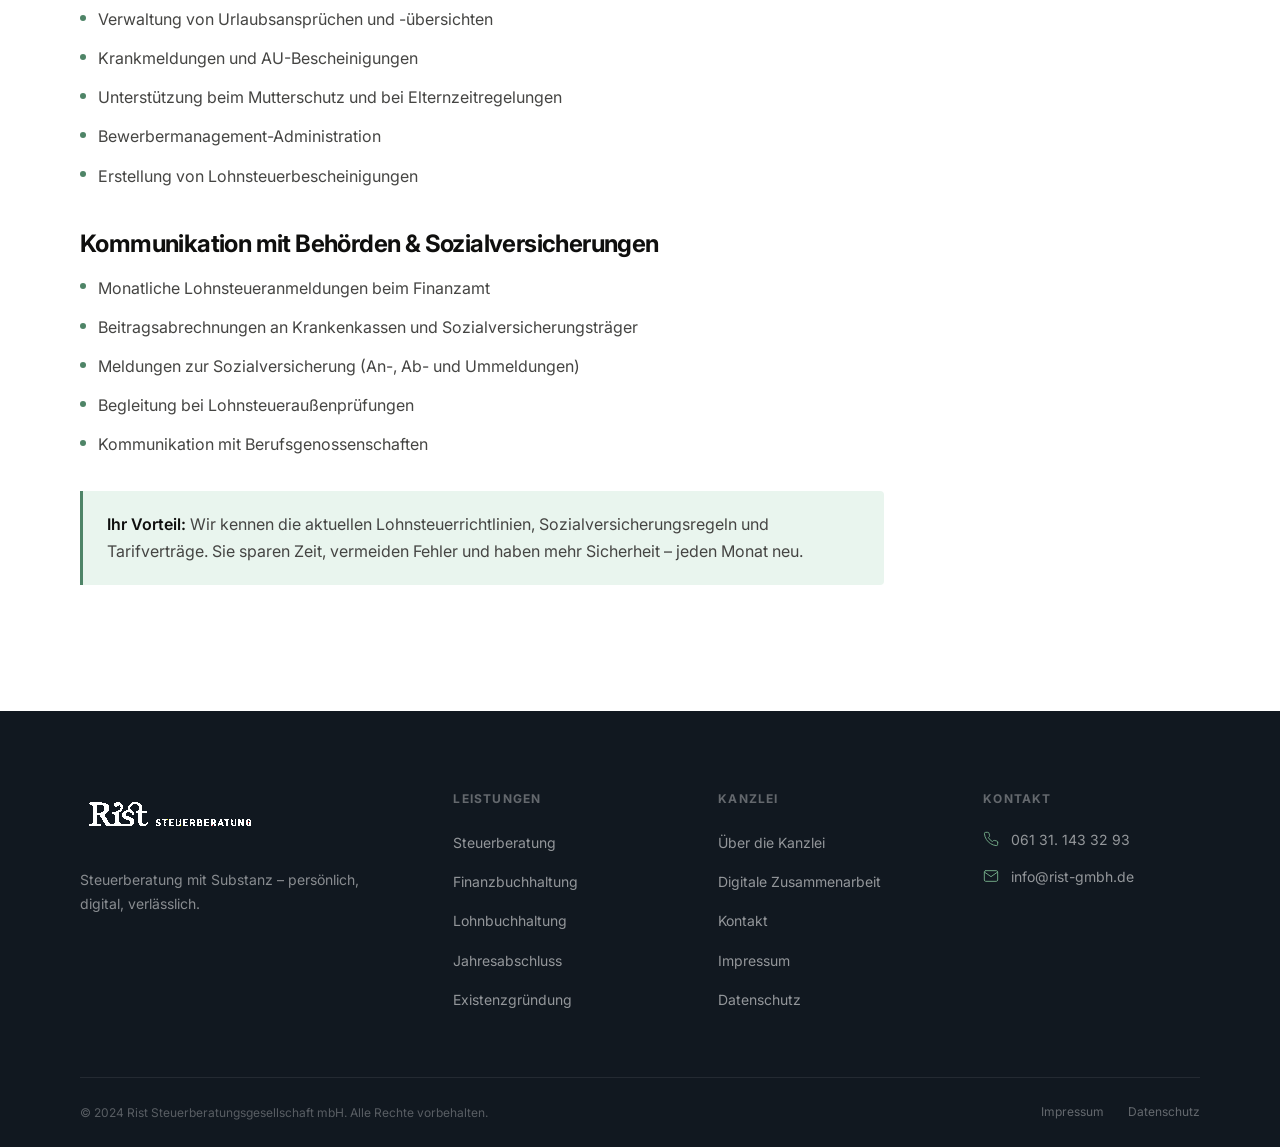
<file: lohnbuchhaltung.html>
<!DOCTYPE html>
<html lang="de">
<head>
  <meta charset="UTF-8">
  <meta name="viewport" content="width=device-width, initial-scale=1.0">
  <meta name="description" content="Lohnbuchhaltung von Rist Steuerberatung – termingerechte Lohn- und Gehaltsabrechnungen, Reisekostenabrechnung und Personalverwaltung für Ihr Unternehmen.">
  <title>Lohnbuchhaltung – Rist Steuerberatung</title>
  <link rel="stylesheet" href="css/style.css">
  <link rel="preconnect" href="https://fonts.googleapis.com">
  <link rel="preconnect" href="https://fonts.gstatic.com" crossorigin>
</head>
<body>

<header class="site-nav" role="banner">
  <div class="container">
    <nav class="site-nav__inner" aria-label="Hauptnavigation">
      <a href="index.html" class="site-nav__logo"><img src="assets/logo.png" alt="Rist Steuerberatung Logo" width="250" height="52"></a>
      <ul class="site-nav__links" role="list">
        <li><a href="index.html" class="site-nav__link">Start</a></li>
        <li><a href="kanzlei.html" class="site-nav__link">Kanzlei</a></li>
        <li class="site-nav__item">
          <a href="leistungen.html" class="site-nav__link active" aria-haspopup="true">Leistungen <svg class="site-nav__chevron" viewBox="0 0 12 12" fill="none" stroke="currentColor" stroke-width="1.5" aria-hidden="true"><polyline points="2,4 6,8 10,4"/></svg></a>
          <div class="site-nav__dropdown" role="menu">
            <a href="steuerberatung.html" class="site-nav__dropdown-link" role="menuitem">Steuerberatung</a>
            <a href="finanzbuchhaltung.html" class="site-nav__dropdown-link" role="menuitem">Finanzbuchhaltung</a>
            <a href="lohnbuchhaltung.html" class="site-nav__dropdown-link" role="menuitem">Lohnbuchhaltung</a>
            <a href="jahresabschluss.html" class="site-nav__dropdown-link" role="menuitem">Jahresabschluss</a>
            <a href="existenzgruendung.html" class="site-nav__dropdown-link" role="menuitem">Existenzgründung &amp; Beratung</a>
          </div>
        </li>
        <li><a href="service.html" class="site-nav__link">Digitale Zusammenarbeit</a></li>
      </ul>
      <a href="kontakt.html" class="site-nav__cta">Kontakt aufnehmen</a>
      <button class="site-nav__hamburger" aria-label="Menü öffnen" aria-expanded="false"><span></span><span></span><span></span></button>
    </nav>
  </div>
</header>

<div class="site-nav__mobile" aria-label="Mobile Navigation">
  <ul class="site-nav__mobile-links" role="list">
    <li><a href="index.html" class="site-nav__mobile-link">Start</a></li>
    <li><a href="kanzlei.html" class="site-nav__mobile-link">Kanzlei</a></li>
    <li><a href="service.html" class="site-nav__mobile-link">Digitale Zusammenarbeit</a></li>
    <li><a href="kontakt.html" class="site-nav__mobile-link">Kontakt</a></li>
  </ul>
  <p class="site-nav__mobile-sublabel">Leistungen</p>
  <ul class="site-nav__mobile-sublinks" role="list">
    <li><a href="steuerberatung.html" class="site-nav__mobile-sublink">Steuerberatung</a></li>
    <li><a href="finanzbuchhaltung.html" class="site-nav__mobile-sublink">Finanzbuchhaltung</a></li>
    <li><a href="lohnbuchhaltung.html" class="site-nav__mobile-sublink">Lohnbuchhaltung</a></li>
    <li><a href="jahresabschluss.html" class="site-nav__mobile-sublink">Jahresabschluss</a></li>
    <li><a href="existenzgruendung.html" class="site-nav__mobile-sublink">Existenzgründung &amp; Beratung</a></li>
  </ul>
  <div class="site-nav__mobile-cta"><a href="kontakt.html" class="btn btn--primary btn--lg" style="width:100%;">Kontakt aufnehmen</a></div>
</div>

<main>

<section class="page-header">
  <div class="container">
    <div class="page-header__inner">
      <div>
        <nav class="page-header__breadcrumb" aria-label="Breadcrumb">
          <a href="index.html">Startseite</a><span aria-hidden="true">›</span>
          <a href="leistungen.html">Leistungen</a><span aria-hidden="true">›</span>
          <span aria-current="page">Lohnbuchhaltung</span>
        </nav>
        <h1 class="page-header__title"><em>Lohn</em>buchhaltung</h1>
        <p class="page-header__subtitle">Termingerechte, rechtssichere Lohn- und Gehaltsabrechnungen für Ihr Unternehmen – von der monatlichen Abrechnung bis zur vollständigen Personalverwaltung.</p>
      </div>
      <div class="page-header__visual">
        <img src="assets/team-group.png" alt="Lohnbuchhaltung Rist Team" class="page-header__img" loading="eager">
      </div>
    </div>
  </div>
</section>

<section class="section section--white">
  <div class="container">
    <div class="detail-layout">
      <article class="detail-content reveal">

        <h3>Verlässlich. Pünktlich. Rechtssicher.</h3>
        <p>Die Lohnabrechnung ist eine der sensibelsten Aufgaben im Unternehmen: Fehler bedeuten nicht nur Ärger mit Mitarbeitenden, sondern auch Haftungsrisiken gegenüber Finanzamt und Sozialversicherungsträgern. Wir übernehmen diese Verantwortung vollständig und zuverlässig – damit Sie sich auf Ihr Kerngeschäft konzentrieren können.</p>
        <p>Unsere Lohnbuchhaltung ist vollständig in DATEV integriert. Das bedeutet: aktuelle Lohnsteuerdaten, direkte Übermittlung an die Behörden und ein nahtloser Übergang in die Finanzbuchhaltung.</p>

        <h3>Monatliche Lohn- und Gehaltsabrechnungen</h3>
        <ul>
          <li>Erstellung aller Lohn- und Gehaltsabrechnungen für Ihre Mitarbeitenden</li>
          <li>Abrechnung von Minijobbern, Midjobbern und Vollzeitkräften</li>
          <li>Berücksichtigung von Zuschlägen, Prämien, Sachbezügen und geldwerten Vorteilen</li>
          <li>Kurzarbeitergeldberechnung und -meldung</li>
          <li>Ausweis aller gesetzlichen Abzüge und Arbeitgeberanteile</li>
        </ul>

        <h3>Reisekostenabrechnung</h3>
        <p>Die steuerliche Behandlung von Reisekosten ist komplex und ändert sich regelmäßig. Wir sorgen dafür, dass Ihre Reisekostenabrechnung aktuell, korrekt und steuerlich optimal gestaltet ist.</p>
        <ul>
          <li>Abrechnung von Dienstreisen nach geltenden Pauschalen</li>
          <li>Unterscheidung zwischen steuerpflichtigen und steuerfreien Erstattungen</li>
          <li>Fahrtkosten, Verpflegungsmehraufwand, Übernachtungskosten</li>
          <li>Beratung zur steuerlich optimalen Gestaltung von Reisekostenpolicies</li>
        </ul>

        <h3>Personalverwaltung</h3>
        <p>Neben der reinen Abrechnung bieten wir administrative Personalverwaltung – für eine entlastete Geschäftsführung und klare Strukturen.</p>
        <ul>
          <li>Verwaltung von Urlaubsansprüchen und -übersichten</li>
          <li>Krankmeldungen und AU-Bescheinigungen</li>
          <li>Unterstützung beim Mutterschutz und bei Elternzeitregelungen</li>
          <li>Bewerbermanagement-Administration</li>
          <li>Erstellung von Lohnsteuerbescheinigungen</li>
        </ul>

        <h3>Kommunikation mit Behörden &amp; Sozialversicherungen</h3>
        <ul>
          <li>Monatliche Lohnsteueranmeldungen beim Finanzamt</li>
          <li>Beitragsabrechnungen an Krankenkassen und Sozialversicherungsträger</li>
          <li>Meldungen zur Sozialversicherung (An-, Ab- und Ummeldungen)</li>
          <li>Begleitung bei Lohnsteueraußenprüfungen</li>
          <li>Kommunikation mit Berufsgenossenschaften</li>
        </ul>

        <div class="highlight-block">
          <p><strong>Ihr Vorteil:</strong> Wir kennen die aktuellen Lohnsteuerrichtlinien, Sozialversicherungsregeln und Tarifverträge. Sie sparen Zeit, vermeiden Fehler und haben mehr Sicherheit – jeden Monat neu.</p>
        </div>

      </article>

      <aside class="detail-sidebar">
        <div class="sidebar-contact">
          <h3 class="sidebar-contact__title">Lohnbuchhaltung abgeben?</h3>
          <p class="sidebar-contact__text">Wir übernehmen Ihre Lohnabrechnung vollständig und zuverlässig – jeden Monat pünktlich.</p>
          <div class="sidebar-contact__tel">
            <svg viewBox="0 0 24 24" fill="none" stroke="currentColor" stroke-width="1.5" stroke-linecap="round" stroke-linejoin="round" aria-hidden="true"><path d="M22 16.92v3a2 2 0 01-2.18 2 19.79 19.79 0 01-8.63-3.07 19.5 19.5 0 01-6-6 19.79 19.79 0 01-3.07-8.67A2 2 0 014.11 2h3a2 2 0 012 1.72c.127.96.361 1.903.7 2.81a2 2 0 01-.45 2.11L8.09 9.91a16 16 0 006 6l1.27-1.27a2 2 0 012.11-.45c.907.339 1.85.573 2.81.7A2 2 0 0122 16.92z"/></svg>
            <a href="tel:+4961311433293" style="color:white;">061 31. 143 32 93</a>
          </div>
          <a href="kontakt.html" class="btn btn--accent" style="width:100%; justify-content:center; margin-top: var(--sp-4);">Kontakt aufnehmen</a>
        </div>
        <div class="sidebar-card">
          <h3 class="sidebar-card__title">Weitere Leistungen</h3>
          <nav class="sidebar-card__links">
            <a href="steuerberatung.html" class="sidebar-card__link"><svg viewBox="0 0 16 16" fill="none" stroke="currentColor" stroke-width="1.5" aria-hidden="true"><path d="M3 8h10M9 4l4 4-4 4"/></svg>Steuerberatung</a>
            <a href="finanzbuchhaltung.html" class="sidebar-card__link"><svg viewBox="0 0 16 16" fill="none" stroke="currentColor" stroke-width="1.5" aria-hidden="true"><path d="M3 8h10M9 4l4 4-4 4"/></svg>Finanzbuchhaltung</a>
            <a href="jahresabschluss.html" class="sidebar-card__link"><svg viewBox="0 0 16 16" fill="none" stroke="currentColor" stroke-width="1.5" aria-hidden="true"><path d="M3 8h10M9 4l4 4-4 4"/></svg>Jahresabschluss</a>
            <a href="existenzgruendung.html" class="sidebar-card__link"><svg viewBox="0 0 16 16" fill="none" stroke="currentColor" stroke-width="1.5" aria-hidden="true"><path d="M3 8h10M9 4l4 4-4 4"/></svg>Existenzgründung</a>
          </nav>
        </div>
        <div class="sidebar-card">
          <h3 class="sidebar-card__title">Ihr Entlastungspaket</h3>
          <div class="check-list" style="gap: var(--sp-3);">
            <div class="check-list__item"><div class="check-list__icon" aria-hidden="true"><svg viewBox="0 0 16 16" fill="none" stroke="currentColor" stroke-width="2" stroke-linecap="round" stroke-linejoin="round"><polyline points="3,8 6,11 13,4"/></svg></div><div class="check-list__text" style="font-size:var(--text-sm);">Keine Nachzahlungsrisiken</div></div>
            <div class="check-list__item"><div class="check-list__icon" aria-hidden="true"><svg viewBox="0 0 16 16" fill="none" stroke="currentColor" stroke-width="2" stroke-linecap="round" stroke-linejoin="round"><polyline points="3,8 6,11 13,4"/></svg></div><div class="check-list__text" style="font-size:var(--text-sm);">Fristen automatisch eingehalten</div></div>
            <div class="check-list__item"><div class="check-list__icon" aria-hidden="true"><svg viewBox="0 0 16 16" fill="none" stroke="currentColor" stroke-width="2" stroke-linecap="round" stroke-linejoin="round"><polyline points="3,8 6,11 13,4"/></svg></div><div class="check-list__text" style="font-size:var(--text-sm);">Direktkommunikation mit Behörden</div></div>
            <div class="check-list__item"><div class="check-list__icon" aria-hidden="true"><svg viewBox="0 0 16 16" fill="none" stroke="currentColor" stroke-width="2" stroke-linecap="round" stroke-linejoin="round"><polyline points="3,8 6,11 13,4"/></svg></div><div class="check-list__text" style="font-size:var(--text-sm);">Entlastung der Geschäftsführung</div></div>
          </div>
        </div>
      </aside>
    </div>
  </div>
</section>


</main>

<footer class="site-footer" role="contentinfo">
  <div class="container">
    <div class="footer__main">
      <div class="footer__brand"><img src="assets/logo.png" alt="Rist Steuerberatung" class="footer__logo" width="160" height="32" loading="lazy"><p class="footer__brand-text">Steuerberatung mit Substanz – persönlich, digital, verlässlich.</p></div>
      <div><p class="footer__col-title">Leistungen</p><ul class="footer__links"><li><a href="steuerberatung.html" class="footer__link">Steuerberatung</a></li><li><a href="finanzbuchhaltung.html" class="footer__link">Finanzbuchhaltung</a></li><li><a href="lohnbuchhaltung.html" class="footer__link">Lohnbuchhaltung</a></li><li><a href="jahresabschluss.html" class="footer__link">Jahresabschluss</a></li><li><a href="existenzgruendung.html" class="footer__link">Existenzgründung</a></li></ul></div>
      <div><p class="footer__col-title">Kanzlei</p><ul class="footer__links"><li><a href="kanzlei.html" class="footer__link">Über die Kanzlei</a></li><li><a href="service.html" class="footer__link">Digitale Zusammenarbeit</a></li><li><a href="kontakt.html" class="footer__link">Kontakt</a></li><li><a href="impressum.html" class="footer__link">Impressum</a></li><li><a href="datenschutz.html" class="footer__link">Datenschutz</a></li></ul></div>
      <div><p class="footer__col-title">Kontakt</p><div class="footer__contact-item"><svg viewBox="0 0 24 24" fill="none" stroke="currentColor" stroke-width="1.5" stroke-linecap="round" stroke-linejoin="round" aria-hidden="true"><path d="M22 16.92v3a2 2 0 01-2.18 2 19.79 19.79 0 01-8.63-3.07 19.5 19.5 0 01-6-6 19.79 19.79 0 01-3.07-8.67A2 2 0 014.11 2h3a2 2 0 012 1.72c.127.96.361 1.903.7 2.81a2 2 0 01-.45 2.11L8.09 9.91a16 16 0 006 6l1.27-1.27a2 2 0 012.11-.45c.907.339 1.85.573 2.81.7A2 2 0 0122 16.92z"/></svg><a href="tel:+4961311433293">061 31. 143 32 93</a></div><div class="footer__contact-item"><svg viewBox="0 0 24 24" fill="none" stroke="currentColor" stroke-width="1.5" stroke-linecap="round" stroke-linejoin="round" aria-hidden="true"><path d="M4 4h16c1.1 0 2 .9 2 2v12c0 1.1-.9 2-2 2H4c-1.1 0-2-.9-2-2V6c0-1.1.9-2 2-2z"/><polyline points="22,6 12,13 2,6"/></svg><a href="mailto:info@rist-gmbh.de">info@rist-gmbh.de</a></div></div>
    </div>
    <div class="footer__bottom">
      <p class="footer__copyright">© 2024 Rist Steuerberatungsgesellschaft mbH. Alle Rechte vorbehalten.</p>
      <nav class="footer__legal" aria-label="Rechtliche Links"><a href="impressum.html">Impressum</a><a href="datenschutz.html">Datenschutz</a></nav>
    </div>
  </div>
</footer>
<script src="js/main.js" defer></script>
</body>
</html>
</file>
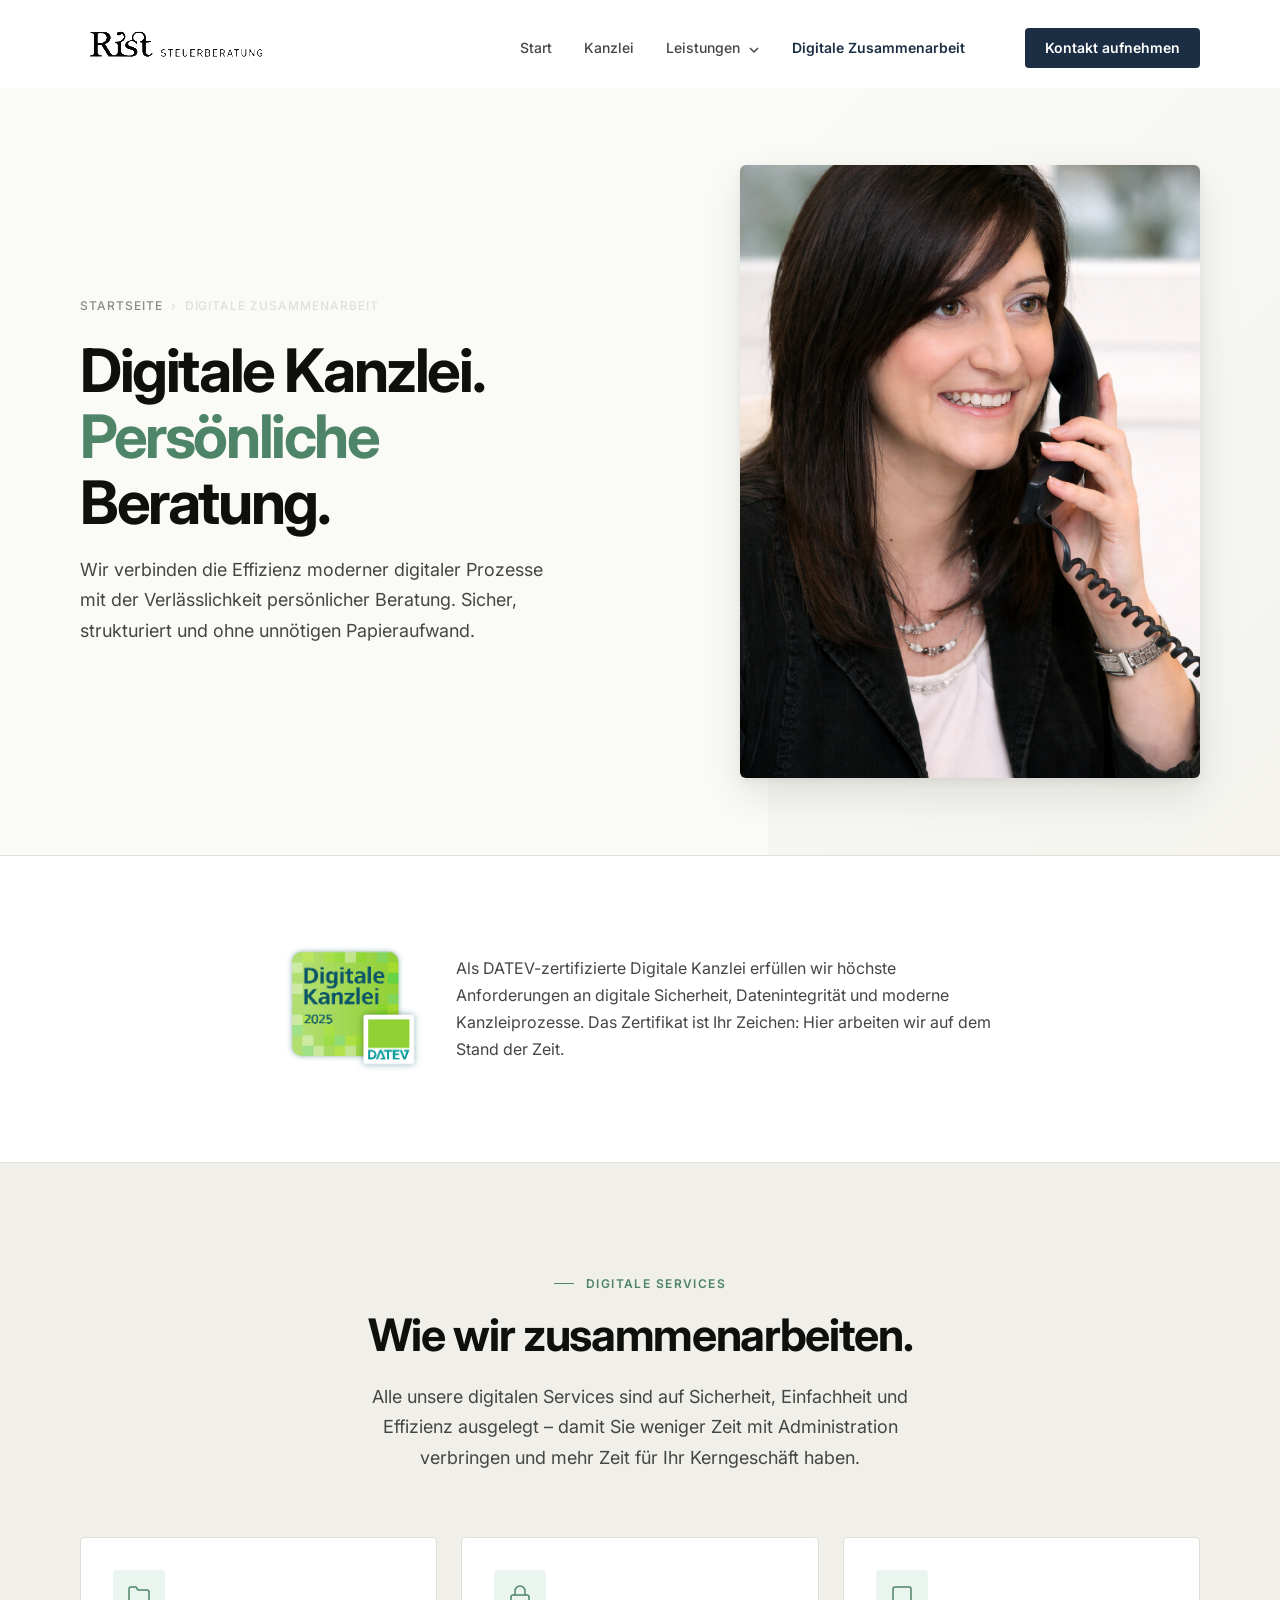
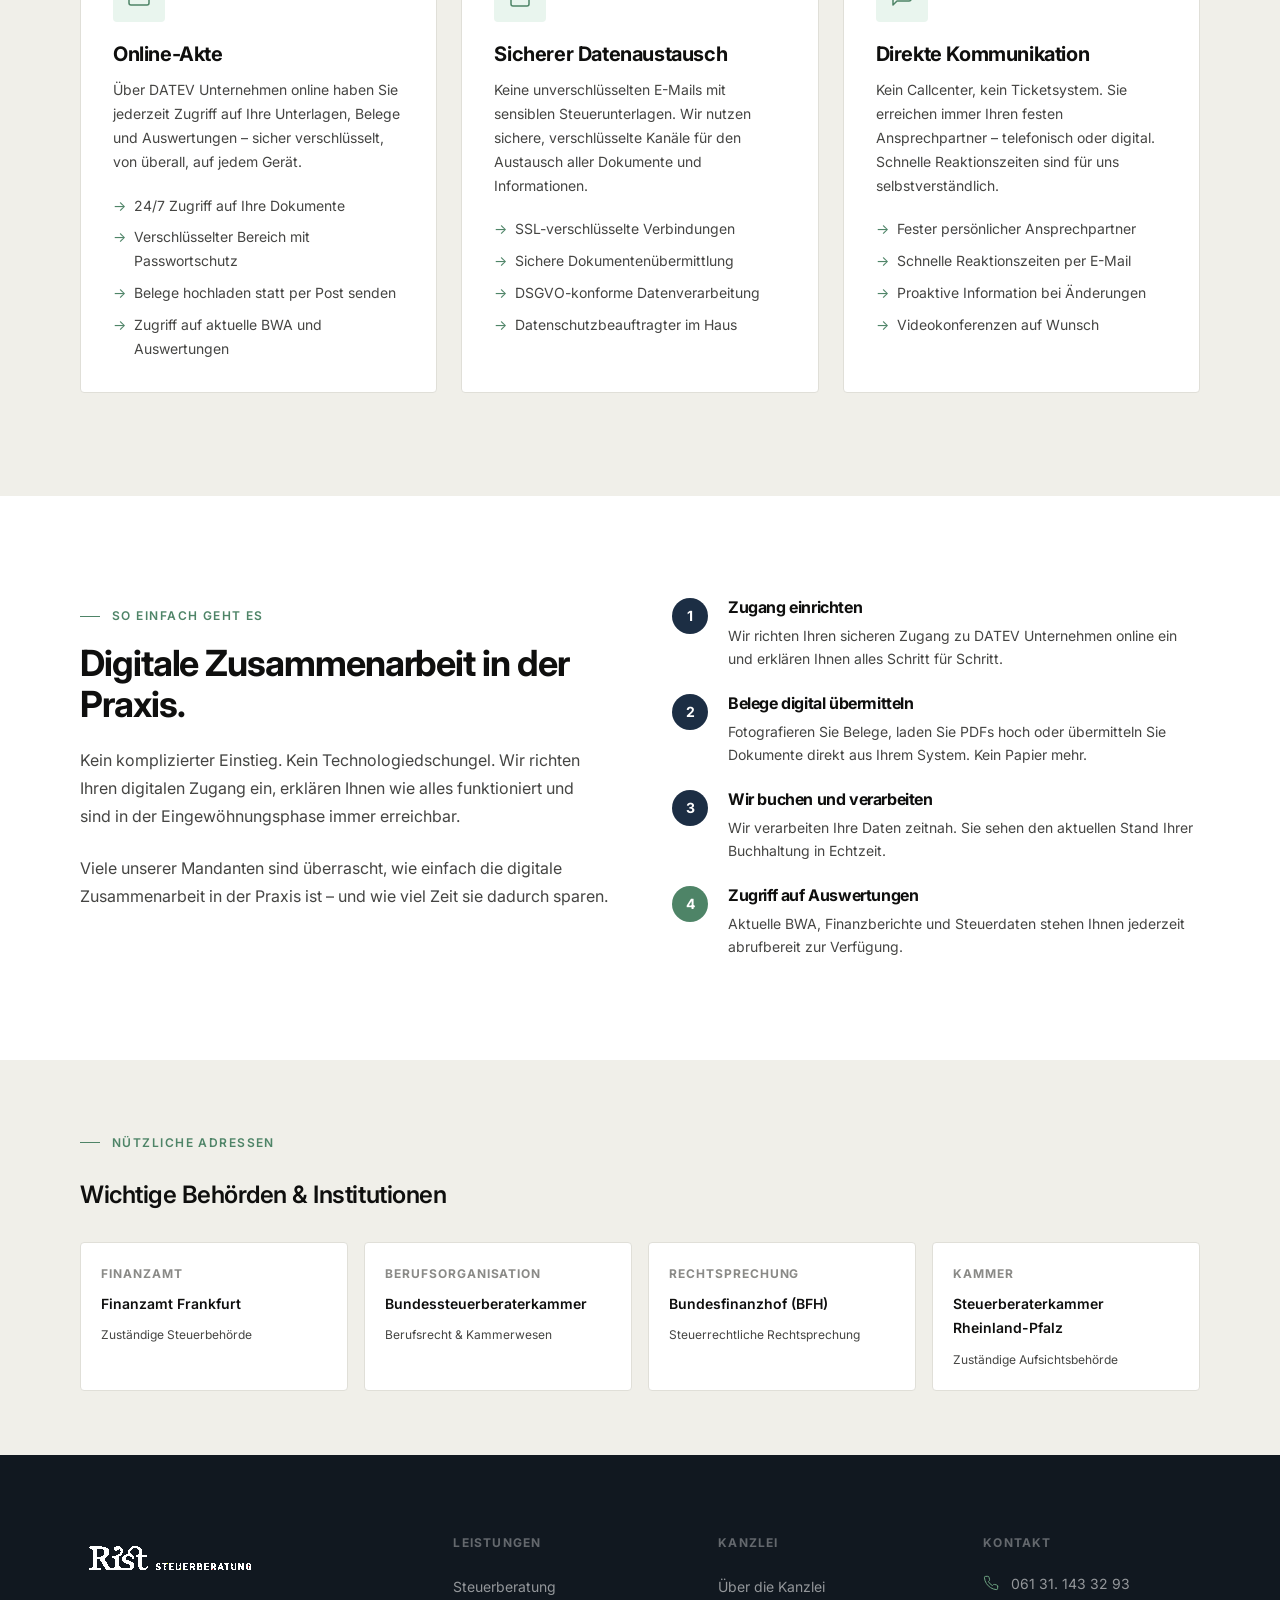
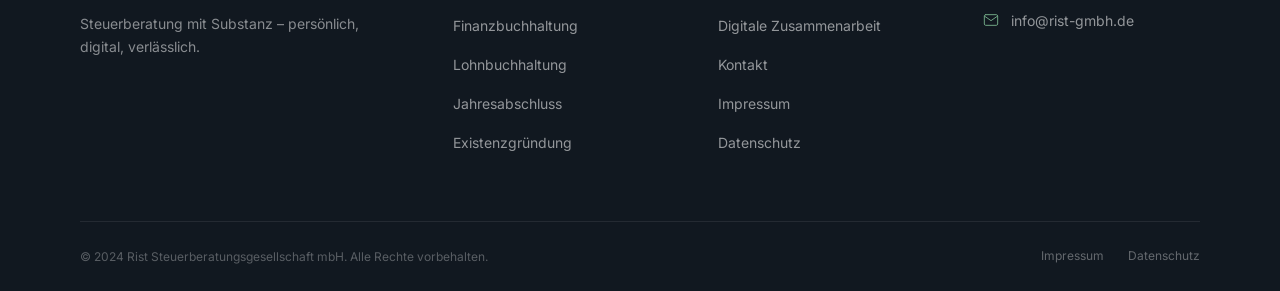
<file: service.html>
<!DOCTYPE html>
<html lang="de">
<head>
  <meta charset="UTF-8">
  <meta name="viewport" content="width=device-width, initial-scale=1.0">
  <meta name="description" content="Digitale Zusammenarbeit mit Rist Steuerberatung – Online-Akte, verschlüsselte Kommunikation, DATEV Unternehmen online. Effizient, sicher und modern.">
  <title>Digitale Zusammenarbeit – Rist Steuerberatung</title>
  <link rel="stylesheet" href="css/style.css">
  <link rel="preconnect" href="https://fonts.googleapis.com">
  <link rel="preconnect" href="https://fonts.gstatic.com" crossorigin>
</head>
<body>

<header class="site-nav" role="banner">
  <div class="container">
    <nav class="site-nav__inner" aria-label="Hauptnavigation">
      <a href="index.html" class="site-nav__logo"><img src="assets/logo.png" alt="Rist Steuerberatung Logo" width="250" height="52"></a>
      <ul class="site-nav__links" role="list">
        <li><a href="index.html" class="site-nav__link">Start</a></li>
        <li><a href="kanzlei.html" class="site-nav__link">Kanzlei</a></li>
        <li class="site-nav__item">
          <a href="leistungen.html" class="site-nav__link" aria-haspopup="true">Leistungen <svg class="site-nav__chevron" viewBox="0 0 12 12" fill="none" stroke="currentColor" stroke-width="1.5" aria-hidden="true"><polyline points="2,4 6,8 10,4"/></svg></a>
          <div class="site-nav__dropdown" role="menu">
            <a href="steuerberatung.html" class="site-nav__dropdown-link" role="menuitem">Steuerberatung</a>
            <a href="finanzbuchhaltung.html" class="site-nav__dropdown-link" role="menuitem">Finanzbuchhaltung</a>
            <a href="lohnbuchhaltung.html" class="site-nav__dropdown-link" role="menuitem">Lohnbuchhaltung</a>
            <a href="jahresabschluss.html" class="site-nav__dropdown-link" role="menuitem">Jahresabschluss</a>
            <a href="existenzgruendung.html" class="site-nav__dropdown-link" role="menuitem">Existenzgründung &amp; Beratung</a>
          </div>
        </li>
        <li><a href="service.html" class="site-nav__link active">Digitale Zusammenarbeit</a></li>
      </ul>
      <a href="kontakt.html" class="site-nav__cta">Kontakt aufnehmen</a>
      <button class="site-nav__hamburger" aria-label="Menü öffnen" aria-expanded="false"><span></span><span></span><span></span></button>
    </nav>
  </div>
</header>

<div class="site-nav__mobile" aria-label="Mobile Navigation">
  <ul class="site-nav__mobile-links" role="list">
    <li><a href="index.html" class="site-nav__mobile-link">Start</a></li>
    <li><a href="kanzlei.html" class="site-nav__mobile-link">Kanzlei</a></li>
    <li><a href="service.html" class="site-nav__mobile-link">Digitale Zusammenarbeit</a></li>
    <li><a href="kontakt.html" class="site-nav__mobile-link">Kontakt</a></li>
  </ul>
  <p class="site-nav__mobile-sublabel">Leistungen</p>
  <ul class="site-nav__mobile-sublinks" role="list">
    <li><a href="steuerberatung.html" class="site-nav__mobile-sublink">Steuerberatung</a></li>
    <li><a href="finanzbuchhaltung.html" class="site-nav__mobile-sublink">Finanzbuchhaltung</a></li>
    <li><a href="lohnbuchhaltung.html" class="site-nav__mobile-sublink">Lohnbuchhaltung</a></li>
    <li><a href="jahresabschluss.html" class="site-nav__mobile-sublink">Jahresabschluss</a></li>
    <li><a href="existenzgruendung.html" class="site-nav__mobile-sublink">Existenzgründung &amp; Beratung</a></li>
  </ul>
  <div class="site-nav__mobile-cta"><a href="kontakt.html" class="btn btn--primary btn--lg" style="width:100%;">Kontakt aufnehmen</a></div>
</div>

<main>

<section class="page-header">
  <div class="container">
    <div class="page-header__inner">
      <div>
        <nav class="page-header__breadcrumb" aria-label="Breadcrumb">
          <a href="index.html">Startseite</a><span aria-hidden="true">›</span>
          <span aria-current="page">Digitale Zusammenarbeit</span>
        </nav>
        <h1 class="page-header__title">Digitale Kanzlei.<br><em>Persönliche</em> Beratung.</h1>
        <p class="page-header__subtitle">Wir verbinden die Effizienz moderner digitaler Prozesse mit der Verlässlichkeit persönlicher Beratung. Sicher, strukturiert und ohne unnötigen Papieraufwand.</p>
      </div>
      <div class="page-header__visual">
        <img src="assets/team-phone.png" alt="Digitale Zusammenarbeit bei Rist" class="page-header__img" loading="eager" style="aspect-ratio:3/4; max-width:460px;">
      </div>
    </div>
  </div>
</section>

<!-- ── DATEV Badge Highlight ──────────────────────────────── -->
<section class="section--sm" style="background: var(--clr-white); border-bottom: 1px solid var(--color-border);">
  <div class="container">
    <div style="display:flex; align-items:center; gap: var(--sp-8); flex-wrap:wrap; justify-content:center; padding: var(--sp-6) 0;">
      <img src="assets/datev.png" alt="DATEV Digitale Kanzlei 2025" style="width: 140px; height: auto; display:block; flex-shrink:0;">
      <p style="max-width: 540px; font-size: var(--text-base); color: var(--color-text-secondary); line-height: 1.7;">
        Als DATEV-zertifizierte Digitale Kanzlei erfüllen wir höchste Anforderungen an digitale Sicherheit, Datenintegrität und moderne Kanzleiprozesse. Das Zertifikat ist Ihr Zeichen: Hier arbeiten wir auf dem Stand der Zeit.
      </p>
    </div>
  </div>
</section>

<!-- ── Digitale Services ──────────────────────────────────── -->
<section class="section section--alt" aria-labelledby="digital-heading">
  <div class="container">
    <div class="section__header--center reveal">
      <span class="section__label">Digitale Services</span>
      <h2 class="section__title" id="digital-heading">Wie wir zusammenarbeiten.</h2>
      <p class="section__subtitle" style="margin-inline:auto;">Alle unsere digitalen Services sind auf Sicherheit, Einfachheit und Effizienz ausgelegt – damit Sie weniger Zeit mit Administration verbringen und mehr Zeit für Ihr Kerngeschäft haben.</p>
    </div>

    <div class="grid grid--3 reveal" style="gap: var(--sp-6); margin-top: var(--sp-2);">

      <div style="background: var(--clr-white); border-radius: var(--radius-lg); border: 1px solid var(--color-border); padding: var(--sp-8);">
        <div style="width:52px; height:52px; border-radius: var(--radius-md); background: var(--color-accent-subtle); display:flex; align-items:center; justify-content:center; margin-bottom: var(--sp-5);" aria-hidden="true">
          <svg viewBox="0 0 24 24" fill="none" stroke="currentColor" stroke-width="1.5" stroke-linecap="round" stroke-linejoin="round" style="width:24px; height:24px; color: var(--color-accent);">
            <path d="M22 19a2 2 0 01-2 2H4a2 2 0 01-2-2V5a2 2 0 012-2h5l2 3h9a2 2 0 012 2z"/>
          </svg>
        </div>
        <h3 style="font-size: var(--text-xl); font-weight:700; letter-spacing:-0.02em; margin-bottom: var(--sp-3);">Online-Akte</h3>
        <p style="font-size: var(--text-sm); color: var(--color-text-secondary); line-height:1.7; margin-bottom: var(--sp-5);">Über DATEV Unternehmen online haben Sie jederzeit Zugriff auf Ihre Unterlagen, Belege und Auswertungen – sicher verschlüsselt, von überall, auf jedem Gerät.</p>
        <ul style="list-style:none; display:flex; flex-direction:column; gap: var(--sp-2);">
          <li style="display:flex; gap: var(--sp-2); font-size: var(--text-sm); color: var(--color-text-secondary);"><span style="color: var(--color-accent); flex-shrink:0;">→</span> 24/7 Zugriff auf Ihre Dokumente</li>
          <li style="display:flex; gap: var(--sp-2); font-size: var(--text-sm); color: var(--color-text-secondary);"><span style="color: var(--color-accent); flex-shrink:0;">→</span> Verschlüsselter Bereich mit Passwortschutz</li>
          <li style="display:flex; gap: var(--sp-2); font-size: var(--text-sm); color: var(--color-text-secondary);"><span style="color: var(--color-accent); flex-shrink:0;">→</span> Belege hochladen statt per Post senden</li>
          <li style="display:flex; gap: var(--sp-2); font-size: var(--text-sm); color: var(--color-text-secondary);"><span style="color: var(--color-accent); flex-shrink:0;">→</span> Zugriff auf aktuelle BWA und Auswertungen</li>
        </ul>
      </div>

      <div style="background: var(--clr-white); border-radius: var(--radius-lg); border: 1px solid var(--color-border); padding: var(--sp-8);">
        <div style="width:52px; height:52px; border-radius: var(--radius-md); background: var(--color-accent-subtle); display:flex; align-items:center; justify-content:center; margin-bottom: var(--sp-5);" aria-hidden="true">
          <svg viewBox="0 0 24 24" fill="none" stroke="currentColor" stroke-width="1.5" stroke-linecap="round" stroke-linejoin="round" style="width:24px; height:24px; color: var(--color-accent);">
            <rect x="3" y="11" width="18" height="11" rx="2" ry="2"/><path d="M7 11V7a5 5 0 0110 0v4"/>
          </svg>
        </div>
        <h3 style="font-size: var(--text-xl); font-weight:700; letter-spacing:-0.02em; margin-bottom: var(--sp-3);">Sicherer Datenaustausch</h3>
        <p style="font-size: var(--text-sm); color: var(--color-text-secondary); line-height:1.7; margin-bottom: var(--sp-5);">Keine unverschlüsselten E-Mails mit sensiblen Steuerunterlagen. Wir nutzen sichere, verschlüsselte Kanäle für den Austausch aller Dokumente und Informationen.</p>
        <ul style="list-style:none; display:flex; flex-direction:column; gap: var(--sp-2);">
          <li style="display:flex; gap: var(--sp-2); font-size: var(--text-sm); color: var(--color-text-secondary);"><span style="color: var(--color-accent); flex-shrink:0;">→</span> SSL-verschlüsselte Verbindungen</li>
          <li style="display:flex; gap: var(--sp-2); font-size: var(--text-sm); color: var(--color-text-secondary);"><span style="color: var(--color-accent); flex-shrink:0;">→</span> Sichere Dokumentenübermittlung</li>
          <li style="display:flex; gap: var(--sp-2); font-size: var(--text-sm); color: var(--color-text-secondary);"><span style="color: var(--color-accent); flex-shrink:0;">→</span> DSGVO-konforme Datenverarbeitung</li>
          <li style="display:flex; gap: var(--sp-2); font-size: var(--text-sm); color: var(--color-text-secondary);"><span style="color: var(--color-accent); flex-shrink:0;">→</span> Datenschutzbeauftragter im Haus</li>
        </ul>
      </div>

      <div style="background: var(--clr-white); border-radius: var(--radius-lg); border: 1px solid var(--color-border); padding: var(--sp-8);">
        <div style="width:52px; height:52px; border-radius: var(--radius-md); background: var(--color-accent-subtle); display:flex; align-items:center; justify-content:center; margin-bottom: var(--sp-5);" aria-hidden="true">
          <svg viewBox="0 0 24 24" fill="none" stroke="currentColor" stroke-width="1.5" stroke-linecap="round" stroke-linejoin="round" style="width:24px; height:24px; color: var(--color-accent);">
            <path d="M21 15a2 2 0 01-2 2H7l-4 4V5a2 2 0 012-2h14a2 2 0 012 2z"/>
          </svg>
        </div>
        <h3 style="font-size: var(--text-xl); font-weight:700; letter-spacing:-0.02em; margin-bottom: var(--sp-3);">Direkte Kommunikation</h3>
        <p style="font-size: var(--text-sm); color: var(--color-text-secondary); line-height:1.7; margin-bottom: var(--sp-5);">Kein Callcenter, kein Ticketsystem. Sie erreichen immer Ihren festen Ansprechpartner – telefonisch oder digital. Schnelle Reaktionszeiten sind für uns selbstverständlich.</p>
        <ul style="list-style:none; display:flex; flex-direction:column; gap: var(--sp-2);">
          <li style="display:flex; gap: var(--sp-2); font-size: var(--text-sm); color: var(--color-text-secondary);"><span style="color: var(--color-accent); flex-shrink:0;">→</span> Fester persönlicher Ansprechpartner</li>
          <li style="display:flex; gap: var(--sp-2); font-size: var(--text-sm); color: var(--color-text-secondary);"><span style="color: var(--color-accent); flex-shrink:0;">→</span> Schnelle Reaktionszeiten per E-Mail</li>
          <li style="display:flex; gap: var(--sp-2); font-size: var(--text-sm); color: var(--color-text-secondary);"><span style="color: var(--color-accent); flex-shrink:0;">→</span> Proaktive Information bei Änderungen</li>
          <li style="display:flex; gap: var(--sp-2); font-size: var(--text-sm); color: var(--color-text-secondary);"><span style="color: var(--color-accent); flex-shrink:0;">→</span> Videokonferenzen auf Wunsch</li>
        </ul>
      </div>

    </div>
  </div>
</section>

<!-- ── So funktioniert digitale Zusammenarbeit ────────────── -->
<section class="section section--white" aria-labelledby="process-heading">
  <div class="container">
    <div style="display:grid; grid-template-columns: 1fr 1fr; gap: clamp(var(--sp-10),5vw,var(--sp-20)); align-items:start;">
      <div class="reveal">
        <span class="section__label">So einfach geht es</span>
        <h2 class="section__title" id="process-heading" style="font-size: clamp(var(--text-3xl),3vw,var(--text-4xl));">Digitale Zusammenarbeit in der Praxis.</h2>
        <p style="margin-bottom: var(--sp-6);">Kein komplizierter Einstieg. Kein Technologiedschungel. Wir richten Ihren digitalen Zugang ein, erklären Ihnen wie alles funktioniert und sind in der Eingewöhnungsphase immer erreichbar.</p>
        <p>Viele unserer Mandanten sind überrascht, wie einfach die digitale Zusammenarbeit in der Praxis ist – und wie viel Zeit sie dadurch sparen.</p>
      </div>
      <div class="reveal reveal-delay-1">
        <div style="display:flex; flex-direction:column; gap: var(--sp-6);">
          <div style="display:flex; gap: var(--sp-5); align-items:flex-start;">
            <div style="width:36px; height:36px; border-radius:50%; background: var(--color-primary); display:flex; align-items:center; justify-content:center; flex-shrink:0; font-size: var(--text-sm); font-weight:700; color:white;">1</div>
            <div>
              <h4 style="font-size:var(--text-base); font-weight:700; margin-bottom: var(--sp-2);">Zugang einrichten</h4>
              <p style="font-size:var(--text-sm); color:var(--color-text-secondary); line-height:1.6;">Wir richten Ihren sicheren Zugang zu DATEV Unternehmen online ein und erklären Ihnen alles Schritt für Schritt.</p>
            </div>
          </div>
          <div style="display:flex; gap: var(--sp-5); align-items:flex-start;">
            <div style="width:36px; height:36px; border-radius:50%; background: var(--color-primary); display:flex; align-items:center; justify-content:center; flex-shrink:0; font-size: var(--text-sm); font-weight:700; color:white;">2</div>
            <div>
              <h4 style="font-size:var(--text-base); font-weight:700; margin-bottom: var(--sp-2);">Belege digital übermitteln</h4>
              <p style="font-size:var(--text-sm); color:var(--color-text-secondary); line-height:1.6;">Fotografieren Sie Belege, laden Sie PDFs hoch oder übermitteln Sie Dokumente direkt aus Ihrem System. Kein Papier mehr.</p>
            </div>
          </div>
          <div style="display:flex; gap: var(--sp-5); align-items:flex-start;">
            <div style="width:36px; height:36px; border-radius:50%; background: var(--color-primary); display:flex; align-items:center; justify-content:center; flex-shrink:0; font-size: var(--text-sm); font-weight:700; color:white;">3</div>
            <div>
              <h4 style="font-size:var(--text-base); font-weight:700; margin-bottom: var(--sp-2);">Wir buchen und verarbeiten</h4>
              <p style="font-size:var(--text-sm); color:var(--color-text-secondary); line-height:1.6;">Wir verarbeiten Ihre Daten zeitnah. Sie sehen den aktuellen Stand Ihrer Buchhaltung in Echtzeit.</p>
            </div>
          </div>
          <div style="display:flex; gap: var(--sp-5); align-items:flex-start;">
            <div style="width:36px; height:36px; border-radius:50%; background: var(--color-accent); display:flex; align-items:center; justify-content:center; flex-shrink:0; font-size: var(--text-sm); font-weight:700; color:white;">4</div>
            <div>
              <h4 style="font-size:var(--text-base); font-weight:700; margin-bottom: var(--sp-2);">Zugriff auf Auswertungen</h4>
              <p style="font-size:var(--text-sm); color:var(--color-text-secondary); line-height:1.6;">Aktuelle BWA, Finanzberichte und Steuerdaten stehen Ihnen jederzeit abrufbereit zur Verfügung.</p>
            </div>
          </div>
        </div>
      </div>
    </div>
  </div>
</section>

<!-- ── Weiterführende Links ────────────────────────────────── -->
<section class="section--sm section--alt">
  <div class="container">
    <div class="reveal">
      <span class="section__label">Nützliche Adressen</span>
      <h2 style="font-size: var(--text-2xl); font-weight:600; letter-spacing:-0.02em; color: var(--color-text); margin-bottom: var(--sp-8); margin-top: var(--sp-3);">Wichtige Behörden &amp; Institutionen</h2>
      <div class="grid grid--4" style="gap: var(--sp-4);">
        <div style="background: var(--clr-white); border: 1px solid var(--color-border); border-radius: var(--radius-md); padding: var(--sp-5);">
          <p style="font-size: var(--text-xs); font-weight:700; letter-spacing:0.08em; text-transform:uppercase; color: var(--color-text-muted); margin-bottom: var(--sp-2);">Finanzamt</p>
          <p style="font-size: var(--text-sm); color: var(--color-text); font-weight:600; margin-bottom: var(--sp-2);">Finanzamt Frankfurt</p>
          <p style="font-size: var(--text-xs); color: var(--color-text-secondary);">Zuständige Steuerbehörde</p>
        </div>
        <div style="background: var(--clr-white); border: 1px solid var(--color-border); border-radius: var(--radius-md); padding: var(--sp-5);">
          <p style="font-size: var(--text-xs); font-weight:700; letter-spacing:0.08em; text-transform:uppercase; color: var(--color-text-muted); margin-bottom: var(--sp-2);">Berufsorganisation</p>
          <p style="font-size: var(--text-sm); color: var(--color-text); font-weight:600; margin-bottom: var(--sp-2);">Bundessteuerberaterkammer</p>
          <p style="font-size: var(--text-xs); color: var(--color-text-secondary);">Berufsrecht &amp; Kammerwesen</p>
        </div>
        <div style="background: var(--clr-white); border: 1px solid var(--color-border); border-radius: var(--radius-md); padding: var(--sp-5);">
          <p style="font-size: var(--text-xs); font-weight:700; letter-spacing:0.08em; text-transform:uppercase; color: var(--color-text-muted); margin-bottom: var(--sp-2);">Rechtsprechung</p>
          <p style="font-size: var(--text-sm); color: var(--color-text); font-weight:600; margin-bottom: var(--sp-2);">Bundesfinanzhof (BFH)</p>
          <p style="font-size: var(--text-xs); color: var(--color-text-secondary);">Steuerrechtliche Rechtsprechung</p>
        </div>
        <div style="background: var(--clr-white); border: 1px solid var(--color-border); border-radius: var(--radius-md); padding: var(--sp-5);">
          <p style="font-size: var(--text-xs); font-weight:700; letter-spacing:0.08em; text-transform:uppercase; color: var(--color-text-muted); margin-bottom: var(--sp-2);">Kammer</p>
          <p style="font-size: var(--text-sm); color: var(--color-text); font-weight:600; margin-bottom: var(--sp-2);">Steuerberaterkammer Rheinland-Pfalz</p>
          <p style="font-size: var(--text-xs); color: var(--color-text-secondary);">Zuständige Aufsichtsbehörde</p>
        </div>
      </div>
    </div>
  </div>
</section>


</main>

<footer class="site-footer" role="contentinfo">
  <div class="container">
    <div class="footer__main">
      <div class="footer__brand"><img src="assets/logo.png" alt="Rist Steuerberatung" class="footer__logo" width="160" height="32" loading="lazy"><p class="footer__brand-text">Steuerberatung mit Substanz – persönlich, digital, verlässlich.</p></div>
      <div><p class="footer__col-title">Leistungen</p><ul class="footer__links"><li><a href="steuerberatung.html" class="footer__link">Steuerberatung</a></li><li><a href="finanzbuchhaltung.html" class="footer__link">Finanzbuchhaltung</a></li><li><a href="lohnbuchhaltung.html" class="footer__link">Lohnbuchhaltung</a></li><li><a href="jahresabschluss.html" class="footer__link">Jahresabschluss</a></li><li><a href="existenzgruendung.html" class="footer__link">Existenzgründung</a></li></ul></div>
      <div><p class="footer__col-title">Kanzlei</p><ul class="footer__links"><li><a href="kanzlei.html" class="footer__link">Über die Kanzlei</a></li><li><a href="service.html" class="footer__link">Digitale Zusammenarbeit</a></li><li><a href="kontakt.html" class="footer__link">Kontakt</a></li><li><a href="impressum.html" class="footer__link">Impressum</a></li><li><a href="datenschutz.html" class="footer__link">Datenschutz</a></li></ul></div>
      <div><p class="footer__col-title">Kontakt</p><div class="footer__contact-item"><svg viewBox="0 0 24 24" fill="none" stroke="currentColor" stroke-width="1.5" stroke-linecap="round" stroke-linejoin="round" aria-hidden="true"><path d="M22 16.92v3a2 2 0 01-2.18 2 19.79 19.79 0 01-8.63-3.07 19.5 19.5 0 01-6-6 19.79 19.79 0 01-3.07-8.67A2 2 0 014.11 2h3a2 2 0 012 1.72c.127.96.361 1.903.7 2.81a2 2 0 01-.45 2.11L8.09 9.91a16 16 0 006 6l1.27-1.27a2 2 0 012.11-.45c.907.339 1.85.573 2.81.7A2 2 0 0122 16.92z"/></svg><a href="tel:+4961311433293">061 31. 143 32 93</a></div><div class="footer__contact-item"><svg viewBox="0 0 24 24" fill="none" stroke="currentColor" stroke-width="1.5" stroke-linecap="round" stroke-linejoin="round" aria-hidden="true"><path d="M4 4h16c1.1 0 2 .9 2 2v12c0 1.1-.9 2-2 2H4c-1.1 0-2-.9-2-2V6c0-1.1.9-2 2-2z"/><polyline points="22,6 12,13 2,6"/></svg><a href="mailto:info@rist-gmbh.de">info@rist-gmbh.de</a></div></div>
    </div>
    <div class="footer__bottom">
      <p class="footer__copyright">© 2024 Rist Steuerberatungsgesellschaft mbH. Alle Rechte vorbehalten.</p>
      <nav class="footer__legal" aria-label="Rechtliche Links"><a href="impressum.html">Impressum</a><a href="datenschutz.html">Datenschutz</a></nav>
    </div>
  </div>
</footer>
<script src="js/main.js" defer></script>
</body>
</html>
</file>
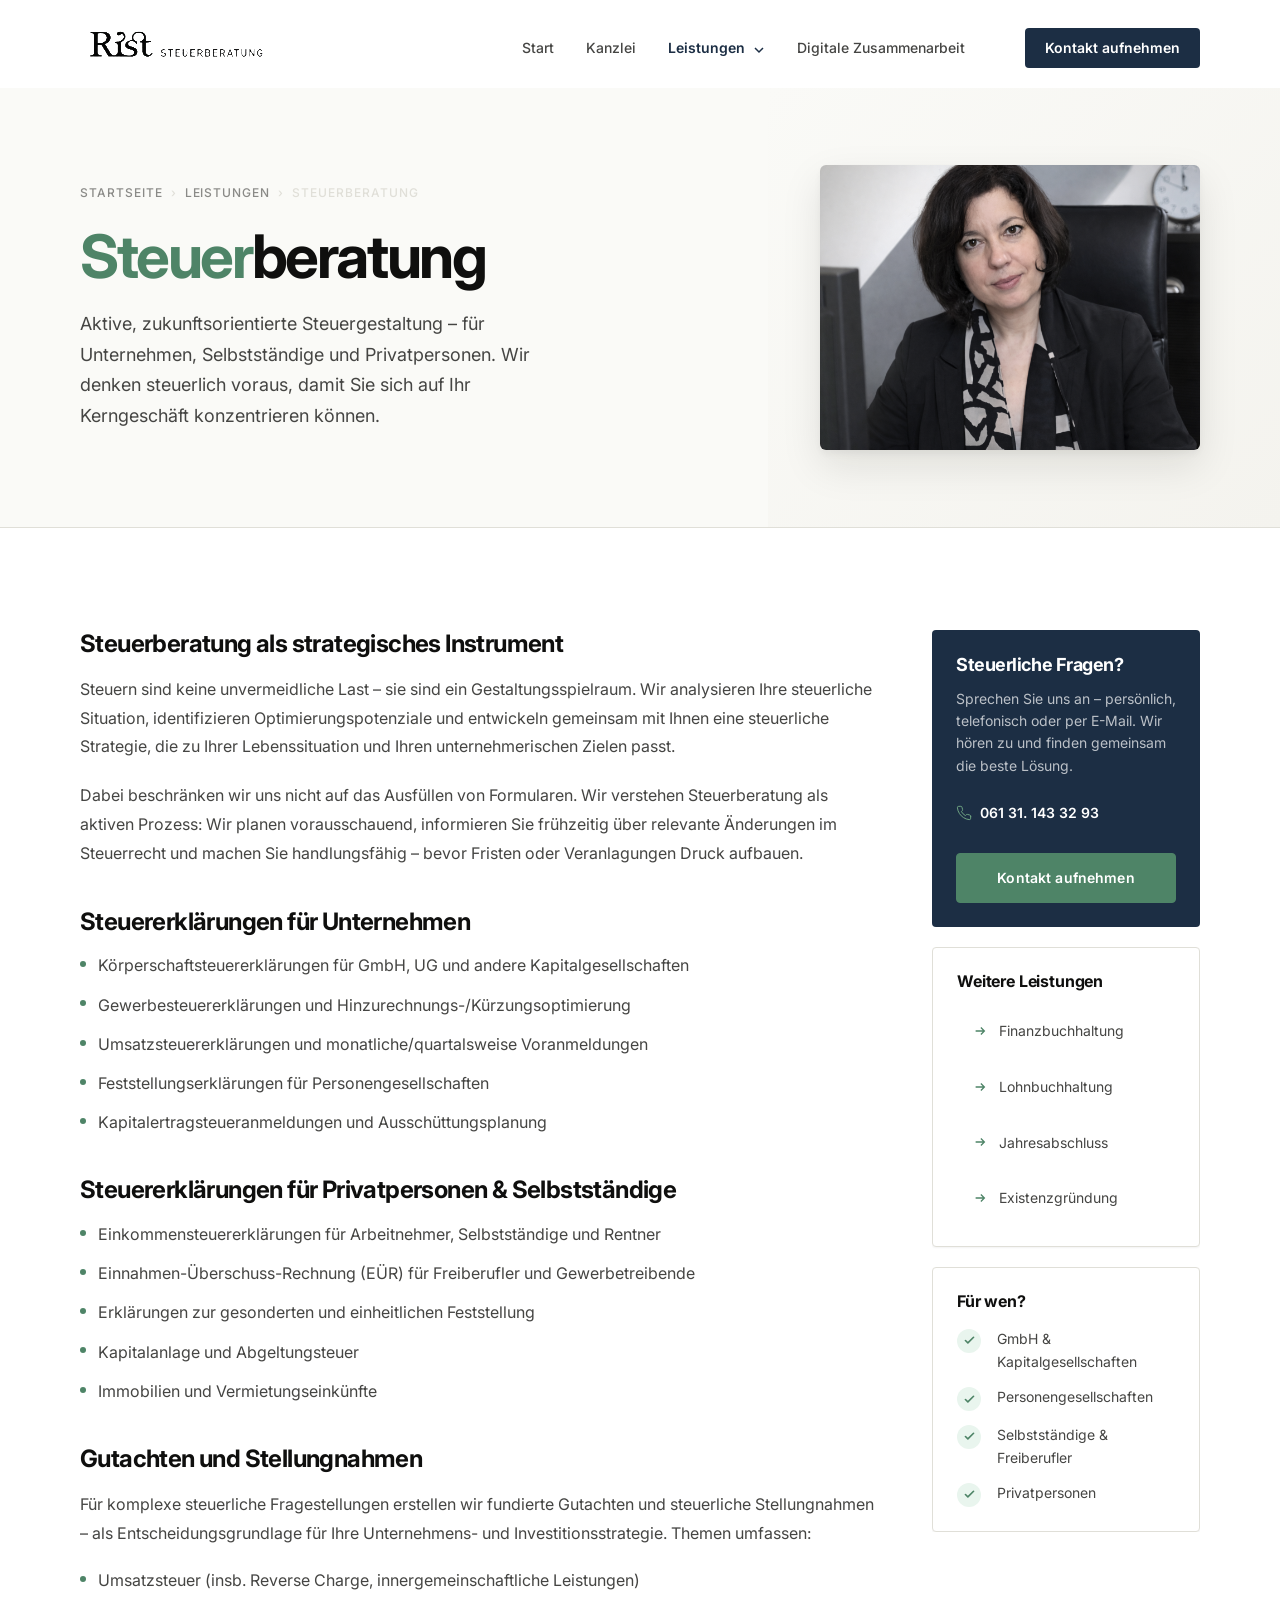
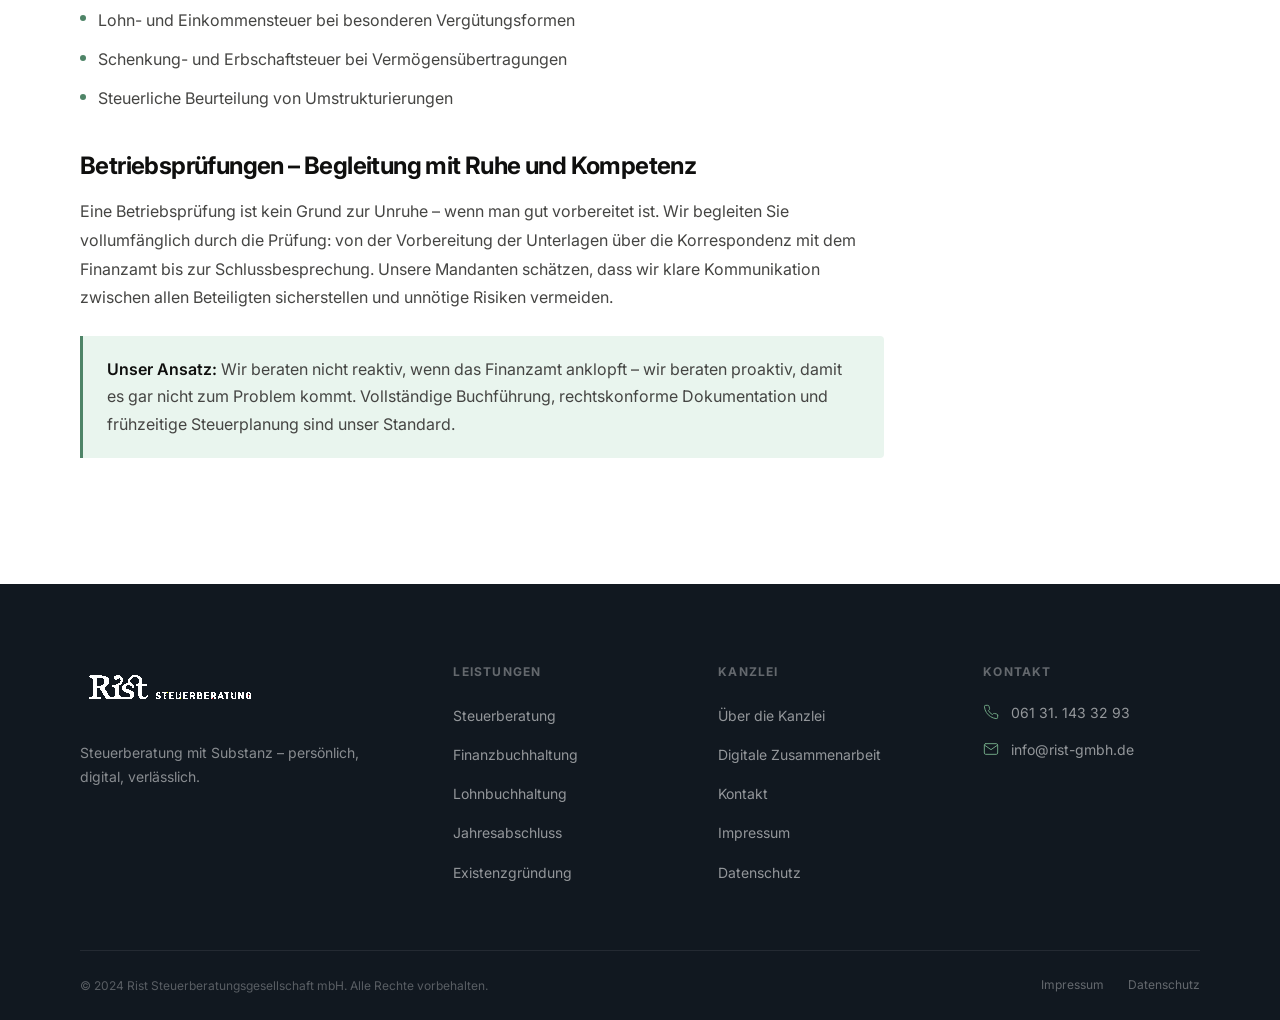
<file: steuerberatung.html>
<!DOCTYPE html>
<html lang="de">
<head>
  <meta charset="UTF-8">
  <meta name="viewport" content="width=device-width, initial-scale=1.0">
  <meta name="description" content="Steuerberatung und Steuererklärungen von Rist Steuerberatung – aktiv, zukunftsorientiert, persönlich. Für Unternehmen, Selbstständige und Privatpersonen.">
  <title>Steuerberatung – Rist Steuerberatung</title>
  <link rel="stylesheet" href="css/style.css">
  <link rel="preconnect" href="https://fonts.googleapis.com">
  <link rel="preconnect" href="https://fonts.gstatic.com" crossorigin>
</head>
<body>

<header class="site-nav" role="banner">
  <div class="container">
    <nav class="site-nav__inner" aria-label="Hauptnavigation">
      <a href="index.html" class="site-nav__logo" aria-label="Rist Steuerberatung – Startseite">
        <img src="assets/logo.png" alt="Rist Steuerberatung Logo" width="250" height="52">
      </a>
      <ul class="site-nav__links" role="list">
        <li><a href="index.html" class="site-nav__link">Start</a></li>
        <li><a href="kanzlei.html" class="site-nav__link">Kanzlei</a></li>
        <li class="site-nav__item">
          <a href="leistungen.html" class="site-nav__link active" aria-haspopup="true">Leistungen <svg class="site-nav__chevron" viewBox="0 0 12 12" fill="none" stroke="currentColor" stroke-width="1.5" aria-hidden="true"><polyline points="2,4 6,8 10,4"/></svg></a>
          <div class="site-nav__dropdown" role="menu">
            <a href="steuerberatung.html" class="site-nav__dropdown-link" role="menuitem">Steuerberatung</a>
            <a href="finanzbuchhaltung.html" class="site-nav__dropdown-link" role="menuitem">Finanzbuchhaltung</a>
            <a href="lohnbuchhaltung.html" class="site-nav__dropdown-link" role="menuitem">Lohnbuchhaltung</a>
            <a href="jahresabschluss.html" class="site-nav__dropdown-link" role="menuitem">Jahresabschluss</a>
            <a href="existenzgruendung.html" class="site-nav__dropdown-link" role="menuitem">Existenzgründung &amp; Beratung</a>
          </div>
        </li>
        <li><a href="service.html" class="site-nav__link">Digitale Zusammenarbeit</a></li>
      </ul>
      <a href="kontakt.html" class="site-nav__cta">Kontakt aufnehmen</a>
      <button class="site-nav__hamburger" aria-label="Menü öffnen" aria-expanded="false"><span></span><span></span><span></span></button>
    </nav>
  </div>
</header>

<div class="site-nav__mobile" aria-label="Mobile Navigation">
  <ul class="site-nav__mobile-links" role="list">
    <li><a href="index.html" class="site-nav__mobile-link">Start</a></li>
    <li><a href="kanzlei.html" class="site-nav__mobile-link">Kanzlei</a></li>
    <li><a href="service.html" class="site-nav__mobile-link">Digitale Zusammenarbeit</a></li>
    <li><a href="kontakt.html" class="site-nav__mobile-link">Kontakt</a></li>
  </ul>
  <p class="site-nav__mobile-sublabel">Leistungen</p>
  <ul class="site-nav__mobile-sublinks" role="list">
    <li><a href="steuerberatung.html" class="site-nav__mobile-sublink">Steuerberatung</a></li>
    <li><a href="finanzbuchhaltung.html" class="site-nav__mobile-sublink">Finanzbuchhaltung</a></li>
    <li><a href="lohnbuchhaltung.html" class="site-nav__mobile-sublink">Lohnbuchhaltung</a></li>
    <li><a href="jahresabschluss.html" class="site-nav__mobile-sublink">Jahresabschluss</a></li>
    <li><a href="existenzgruendung.html" class="site-nav__mobile-sublink">Existenzgründung &amp; Beratung</a></li>
  </ul>
  <div class="site-nav__mobile-cta">
    <a href="kontakt.html" class="btn btn--primary btn--lg" style="width:100%;">Kontakt aufnehmen</a>
  </div>
</div>

<main>

<section class="page-header">
  <div class="container">
    <div class="page-header__inner">
      <div>
        <nav class="page-header__breadcrumb" aria-label="Breadcrumb">
          <a href="index.html">Startseite</a><span aria-hidden="true">›</span>
          <a href="leistungen.html">Leistungen</a><span aria-hidden="true">›</span>
          <span aria-current="page">Steuerberatung</span>
        </nav>
        <h1 class="page-header__title"><em>Steuer</em>beratung</h1>
        <p class="page-header__subtitle">Aktive, zukunftsorientierte Steuergestaltung – für Unternehmen, Selbstständige und Privatpersonen. Wir denken steuerlich voraus, damit Sie sich auf Ihr Kerngeschäft konzentrieren können.</p>
      </div>
      <div class="page-header__visual">
        <img src="assets/petra-rist-desk.png" alt="Steuerberatung bei Rist" class="page-header__img" loading="eager">
      </div>
    </div>
  </div>
</section>

<section class="section section--white">
  <div class="container">
    <div class="detail-layout">
      <article class="detail-content reveal">

        <h3>Steuerberatung als strategisches Instrument</h3>
        <p>Steuern sind keine unvermeidliche Last – sie sind ein Gestaltungsspielraum. Wir analysieren Ihre steuerliche Situation, identifizieren Optimierungspotenziale und entwickeln gemeinsam mit Ihnen eine steuerliche Strategie, die zu Ihrer Lebenssituation und Ihren unternehmerischen Zielen passt.</p>
        <p>Dabei beschränken wir uns nicht auf das Ausfüllen von Formularen. Wir verstehen Steuerberatung als aktiven Prozess: Wir planen vorausschauend, informieren Sie frühzeitig über relevante Änderungen im Steuerrecht und machen Sie handlungsfähig – bevor Fristen oder Veranlagungen Druck aufbauen.</p>

        <h3>Steuererklärungen für Unternehmen</h3>
        <ul>
          <li>Körperschaftsteuererklärungen für GmbH, UG und andere Kapitalgesellschaften</li>
          <li>Gewerbesteuererklärungen und Hinzurechnungs-/Kürzungsoptimierung</li>
          <li>Umsatzsteuererklärungen und monatliche/quartalsweise Voranmeldungen</li>
          <li>Feststellungserklärungen für Personengesellschaften</li>
          <li>Kapitalertragsteueranmeldungen und Ausschüttungsplanung</li>
        </ul>

        <h3>Steuererklärungen für Privatpersonen &amp; Selbstständige</h3>
        <ul>
          <li>Einkommensteuererklärungen für Arbeitnehmer, Selbstständige und Rentner</li>
          <li>Einnahmen-Überschuss-Rechnung (EÜR) für Freiberufler und Gewerbetreibende</li>
          <li>Erklärungen zur gesonderten und einheitlichen Feststellung</li>
          <li>Kapitalanlage und Abgeltungsteuer</li>
          <li>Immobilien und Vermietungseinkünfte</li>
        </ul>

        <h3>Gutachten und Stellungnahmen</h3>
        <p>Für komplexe steuerliche Fragestellungen erstellen wir fundierte Gutachten und steuerliche Stellungnahmen – als Entscheidungsgrundlage für Ihre Unternehmens- und Investitionsstrategie. Themen umfassen:</p>
        <ul>
          <li>Umsatzsteuer (insb. Reverse Charge, innergemeinschaftliche Leistungen)</li>
          <li>Lohn- und Einkommensteuer bei besonderen Vergütungsformen</li>
          <li>Schenkung- und Erbschaftsteuer bei Vermögensübertragungen</li>
          <li>Steuerliche Beurteilung von Umstrukturierungen</li>
        </ul>

        <h3>Betriebsprüfungen – Begleitung mit Ruhe und Kompetenz</h3>
        <p>Eine Betriebsprüfung ist kein Grund zur Unruhe – wenn man gut vorbereitet ist. Wir begleiten Sie vollumfänglich durch die Prüfung: von der Vorbereitung der Unterlagen über die Korrespondenz mit dem Finanzamt bis zur Schlussbesprechung. Unsere Mandanten schätzen, dass wir klare Kommunikation zwischen allen Beteiligten sicherstellen und unnötige Risiken vermeiden.</p>

        <div class="highlight-block">
          <p><strong>Unser Ansatz:</strong> Wir beraten nicht reaktiv, wenn das Finanzamt anklopft – wir beraten proaktiv, damit es gar nicht zum Problem kommt. Vollständige Buchführung, rechtskonforme Dokumentation und frühzeitige Steuerplanung sind unser Standard.</p>
        </div>

      </article>

      <aside class="detail-sidebar">
        <div class="sidebar-contact">
          <h3 class="sidebar-contact__title">Steuerliche Fragen?</h3>
          <p class="sidebar-contact__text">Sprechen Sie uns an – persönlich, telefonisch oder per E-Mail. Wir hören zu und finden gemeinsam die beste Lösung.</p>
          <div class="sidebar-contact__tel">
            <svg viewBox="0 0 24 24" fill="none" stroke="currentColor" stroke-width="1.5" stroke-linecap="round" stroke-linejoin="round" aria-hidden="true"><path d="M22 16.92v3a2 2 0 01-2.18 2 19.79 19.79 0 01-8.63-3.07 19.5 19.5 0 01-6-6 19.79 19.79 0 01-3.07-8.67A2 2 0 014.11 2h3a2 2 0 012 1.72c.127.96.361 1.903.7 2.81a2 2 0 01-.45 2.11L8.09 9.91a16 16 0 006 6l1.27-1.27a2 2 0 012.11-.45c.907.339 1.85.573 2.81.7A2 2 0 0122 16.92z"/></svg>
            <a href="tel:+4961311433293" style="color:white;">061 31. 143 32 93</a>
          </div>
          <a href="kontakt.html" class="btn btn--accent" style="width:100%; justify-content:center; margin-top: var(--sp-4);">Kontakt aufnehmen</a>
        </div>

        <div class="sidebar-card">
          <h3 class="sidebar-card__title">Weitere Leistungen</h3>
          <nav class="sidebar-card__links" aria-label="Weitere Leistungen">
            <a href="finanzbuchhaltung.html" class="sidebar-card__link">
              <svg viewBox="0 0 16 16" fill="none" stroke="currentColor" stroke-width="1.5" aria-hidden="true"><path d="M3 8h10M9 4l4 4-4 4"/></svg>
              Finanzbuchhaltung
            </a>
            <a href="lohnbuchhaltung.html" class="sidebar-card__link">
              <svg viewBox="0 0 16 16" fill="none" stroke="currentColor" stroke-width="1.5" aria-hidden="true"><path d="M3 8h10M9 4l4 4-4 4"/></svg>
              Lohnbuchhaltung
            </a>
            <a href="jahresabschluss.html" class="sidebar-card__link">
              <svg viewBox="0 0 16 16" fill="none" stroke="currentColor" stroke-width="1.5" aria-hidden="true"><path d="M3 8h10M9 4l4 4-4 4"/></svg>
              Jahresabschluss
            </a>
            <a href="existenzgruendung.html" class="sidebar-card__link">
              <svg viewBox="0 0 16 16" fill="none" stroke="currentColor" stroke-width="1.5" aria-hidden="true"><path d="M3 8h10M9 4l4 4-4 4"/></svg>
              Existenzgründung
            </a>
          </nav>
        </div>

        <div class="sidebar-card">
          <h3 class="sidebar-card__title">Für wen?</h3>
          <div class="check-list" style="gap: var(--sp-3);">
            <div class="check-list__item">
              <div class="check-list__icon" aria-hidden="true"><svg viewBox="0 0 16 16" fill="none" stroke="currentColor" stroke-width="2" stroke-linecap="round" stroke-linejoin="round"><polyline points="3,8 6,11 13,4"/></svg></div>
              <div class="check-list__text" style="font-size: var(--text-sm);">GmbH &amp; Kapitalgesellschaften</div>
            </div>
            <div class="check-list__item">
              <div class="check-list__icon" aria-hidden="true"><svg viewBox="0 0 16 16" fill="none" stroke="currentColor" stroke-width="2" stroke-linecap="round" stroke-linejoin="round"><polyline points="3,8 6,11 13,4"/></svg></div>
              <div class="check-list__text" style="font-size: var(--text-sm);">Personengesellschaften</div>
            </div>
            <div class="check-list__item">
              <div class="check-list__icon" aria-hidden="true"><svg viewBox="0 0 16 16" fill="none" stroke="currentColor" stroke-width="2" stroke-linecap="round" stroke-linejoin="round"><polyline points="3,8 6,11 13,4"/></svg></div>
              <div class="check-list__text" style="font-size: var(--text-sm);">Selbstständige &amp; Freiberufler</div>
            </div>
            <div class="check-list__item">
              <div class="check-list__icon" aria-hidden="true"><svg viewBox="0 0 16 16" fill="none" stroke="currentColor" stroke-width="2" stroke-linecap="round" stroke-linejoin="round"><polyline points="3,8 6,11 13,4"/></svg></div>
              <div class="check-list__text" style="font-size: var(--text-sm);">Privatpersonen</div>
            </div>
          </div>
        </div>
      </aside>
    </div>
  </div>
</section>


</main>

<footer class="site-footer" role="contentinfo">
  <div class="container">
    <div class="footer__main">
      <div class="footer__brand">
        <img src="assets/logo.png" alt="Rist Steuerberatung" class="footer__logo" width="160" height="32" loading="lazy">
        <p class="footer__brand-text">Steuerberatung mit Substanz – persönlich, digital, verlässlich.</p>
      </div>
      <div><p class="footer__col-title">Leistungen</p><ul class="footer__links"><li><a href="steuerberatung.html" class="footer__link">Steuerberatung</a></li><li><a href="finanzbuchhaltung.html" class="footer__link">Finanzbuchhaltung</a></li><li><a href="lohnbuchhaltung.html" class="footer__link">Lohnbuchhaltung</a></li><li><a href="jahresabschluss.html" class="footer__link">Jahresabschluss</a></li><li><a href="existenzgruendung.html" class="footer__link">Existenzgründung</a></li></ul></div>
      <div><p class="footer__col-title">Kanzlei</p><ul class="footer__links"><li><a href="kanzlei.html" class="footer__link">Über die Kanzlei</a></li><li><a href="service.html" class="footer__link">Digitale Zusammenarbeit</a></li><li><a href="kontakt.html" class="footer__link">Kontakt</a></li><li><a href="impressum.html" class="footer__link">Impressum</a></li><li><a href="datenschutz.html" class="footer__link">Datenschutz</a></li></ul></div>
      <div><p class="footer__col-title">Kontakt</p><div class="footer__contact-item"><svg viewBox="0 0 24 24" fill="none" stroke="currentColor" stroke-width="1.5" stroke-linecap="round" stroke-linejoin="round" aria-hidden="true"><path d="M22 16.92v3a2 2 0 01-2.18 2 19.79 19.79 0 01-8.63-3.07 19.5 19.5 0 01-6-6 19.79 19.79 0 01-3.07-8.67A2 2 0 014.11 2h3a2 2 0 012 1.72c.127.96.361 1.903.7 2.81a2 2 0 01-.45 2.11L8.09 9.91a16 16 0 006 6l1.27-1.27a2 2 0 012.11-.45c.907.339 1.85.573 2.81.7A2 2 0 0122 16.92z"/></svg><a href="tel:+4961311433293">061 31. 143 32 93</a></div><div class="footer__contact-item"><svg viewBox="0 0 24 24" fill="none" stroke="currentColor" stroke-width="1.5" stroke-linecap="round" stroke-linejoin="round" aria-hidden="true"><path d="M4 4h16c1.1 0 2 .9 2 2v12c0 1.1-.9 2-2 2H4c-1.1 0-2-.9-2-2V6c0-1.1.9-2 2-2z"/><polyline points="22,6 12,13 2,6"/></svg><a href="mailto:info@rist-gmbh.de">info@rist-gmbh.de</a></div></div>
    </div>
    <div class="footer__bottom">
      <p class="footer__copyright">© 2024 Rist Steuerberatungsgesellschaft mbH. Alle Rechte vorbehalten.</p>
      <nav class="footer__legal" aria-label="Rechtliche Links"><a href="impressum.html">Impressum</a><a href="datenschutz.html">Datenschutz</a></nav>
    </div>
  </div>
</footer>

<script src="js/main.js" defer></script>
</body>
</html>
</file>
<file: css/style.css>
/* ============================================================
   Rist Steuerberatungsgesellschaft mbH
   Design System & Global Styles
   ============================================================ */

/* ── 1. Google Fonts ───────────────────────────────────────── */
@import url('https://fonts.googleapis.com/css2?family=Inter:wght@300;400;500;600;700&display=swap');

/* ── 2. Design Tokens ──────────────────────────────────────── */
:root {
  /* Colour Palette */
  --clr-navy-900: #0D1B2A;
  --clr-navy-800: #1C2E44;
  --clr-navy-700: #254060;
  --clr-navy-100: #E6EDF5;

  --clr-gold-600: #38614C;
  --clr-gold-500: #4E8467;
  --clr-gold-400: #6EA382;
  --clr-gold-100: #C8E3D5;
  --clr-gold-50:  #E9F5EE;

  --clr-neutral-900: #0F0F0E;
  --clr-neutral-700: #2E2E2C;
  --clr-neutral-600: #454543;
  --clr-neutral-500: #6B6B68;
  --clr-neutral-400: #8A8A87;
  --clr-neutral-300: #B0B0AC;
  --clr-neutral-200: #D0CFCA;
  --clr-neutral-150: #E0DFD8;
  --clr-neutral-100: #ECEAE4;
  --clr-neutral-50:  #F4F3EE;

  --clr-bg:      #FAFAF7;
  --clr-bg-alt:  #F0EFE9;
  --clr-bg-dark: #111820;
  --clr-white:   #FFFFFF;

  /* Semantic Colours */
  --color-primary:       var(--clr-navy-800);
  --color-primary-dark:  var(--clr-navy-900);
  --color-accent:        var(--clr-gold-500);
  --color-accent-dark:   var(--clr-gold-600);
  --color-accent-light:  var(--clr-gold-100);
  --color-accent-subtle: var(--clr-gold-50);
  --color-text:          var(--clr-neutral-900);
  --color-text-secondary:var(--clr-neutral-600);
  --color-text-muted:    var(--clr-neutral-400);
  --color-border:        var(--clr-neutral-150);
  --color-border-light:  var(--clr-neutral-100);

  /* Typography */
  --font-sans: 'Inter', -apple-system, BlinkMacSystemFont, 'Segoe UI', sans-serif;

  --text-xs:   0.75rem;
  --text-sm:   0.875rem;
  --text-base: 1rem;
  --text-lg:   1.125rem;
  --text-xl:   1.25rem;
  --text-2xl:  1.5rem;
  --text-3xl:  1.875rem;
  --text-4xl:  2.25rem;
  --text-5xl:  3rem;
  --text-6xl:  3.75rem;
  --text-7xl:  4.5rem;

  /* Spacing */
  --sp-1:  0.25rem;
  --sp-2:  0.5rem;
  --sp-3:  0.75rem;
  --sp-4:  1rem;
  --sp-5:  1.25rem;
  --sp-6:  1.5rem;
  --sp-8:  2rem;
  --sp-10: 2.5rem;
  --sp-12: 3rem;
  --sp-16: 4rem;
  --sp-20: 5rem;
  --sp-24: 6rem;
  --sp-32: 8rem;

  /* Layout */
  --container-max:     1200px;
  --container-padding: clamp(1.25rem, 4vw, 2.5rem);

  /* Transitions */
  --ease-fast:  150ms cubic-bezier(0.4, 0, 0.2, 1);
  --ease-base:  280ms cubic-bezier(0.4, 0, 0.2, 1);
  --ease-slow:  450ms cubic-bezier(0.4, 0, 0.2, 1);

  /* Shadows */
  --shadow-xs: 0 1px 2px rgba(15, 15, 14, 0.05);
  --shadow-sm: 0 2px 8px rgba(15, 15, 14, 0.06), 0 1px 3px rgba(15, 15, 14, 0.04);
  --shadow-md: 0 6px 20px rgba(15, 15, 14, 0.08), 0 2px 6px rgba(15, 15, 14, 0.04);
  --shadow-lg: 0 16px 40px rgba(15, 15, 14, 0.10), 0 4px 10px rgba(15, 15, 14, 0.05);
  --shadow-xl: 0 32px 64px rgba(15, 15, 14, 0.12), 0 8px 16px rgba(15, 15, 14, 0.06);

  /* Border Radius */
  --radius-sm: 2px;
  --radius-md: 4px;
  --radius-lg: 4px;
  --radius-xl: 6px;
  --radius-full: 9999px;

  /* Navigation height */
  --nav-height: 88px;
}

/* ── 3. Reset ──────────────────────────────────────────────── */
*, *::before, *::after {
  box-sizing: border-box;
  margin: 0;
  padding: 0;
}

html {
  font-size: 16px;
  scroll-behavior: smooth;
  -webkit-font-smoothing: antialiased;
  -moz-osx-font-smoothing: grayscale;
  text-rendering: optimizeLegibility;
}

body {
  font-family: var(--font-sans);
  font-size: var(--text-base);
  font-weight: 400;
  line-height: 1.7;
  color: var(--color-text);
  background-color: var(--clr-bg);
  overflow-x: hidden;
}

img, video {
  display: block;
  max-width: 100%;
}

a {
  color: inherit;
  text-decoration: none;
}

ul, ol {
  list-style: none;
}

button {
  font-family: inherit;
  cursor: pointer;
  border: none;
  background: none;
}

input, textarea, select {
  font-family: inherit;
}

/* ── 4. Typography ─────────────────────────────────────────── */
h1, h2, h3, h4, h5, h6 {
  font-weight: 600;
  line-height: 1.2;
  letter-spacing: -0.025em;
  color: var(--color-text);
}

h1 { font-size: clamp(var(--text-4xl), 5vw, var(--text-6xl)); }
h2 { font-size: clamp(var(--text-3xl), 3.5vw, var(--text-5xl)); }
h3 { font-size: clamp(var(--text-2xl), 2.5vw, var(--text-3xl)); }
h4 { font-size: clamp(var(--text-xl), 2vw, var(--text-2xl)); }
h5 { font-size: var(--text-lg); }

p {
  line-height: 1.75;
  color: var(--color-text-secondary);
}

strong { font-weight: 600; color: var(--color-text); }

/* ── 5. Layout ─────────────────────────────────────────────── */
.container {
  width: 100%;
  max-width: var(--container-max);
  margin-inline: auto;
  padding-inline: var(--container-padding);
}

.container--narrow {
  max-width: 820px;
}

.container--wide {
  max-width: 1400px;
}

.section {
  padding-block: clamp(var(--sp-16), 8vw, var(--sp-32));
}

.section--sm {
  padding-block: clamp(var(--sp-10), 5vw, var(--sp-20));
}

.section--lg {
  padding-block: clamp(var(--sp-20), 10vw, var(--sp-32));
}

.section--alt {
  background-color: var(--clr-bg-alt);
}

.section--dark {
  background-color: var(--clr-bg-dark);
  color: var(--clr-white);
}

.section--dark h1,
.section--dark h2,
.section--dark h3,
.section--dark h4 {
  color: var(--clr-white);
}

.section--dark p {
  color: rgba(255,255,255,0.7);
}

.section--white {
  background-color: var(--clr-white);
}

/* Section header */
.section__header {
  margin-bottom: clamp(var(--sp-10), 5vw, var(--sp-16));
}

.section__header--center {
  text-align: center;
  max-width: 700px;
  margin-inline: auto;
  margin-bottom: clamp(var(--sp-10), 5vw, var(--sp-16));
}

.section__label {
  display: inline-flex;
  align-items: center;
  gap: var(--sp-3);
  font-size: var(--text-xs);
  font-weight: 600;
  letter-spacing: 0.12em;
  text-transform: uppercase;
  color: var(--color-accent);
  margin-bottom: var(--sp-4);
}

.section__label::before {
  content: '';
  display: block;
  width: 20px;
  height: 1px;
  background: var(--color-accent);
  flex-shrink: 0;
}

.section--dark .section__label {
  color: var(--clr-gold-400);
}

.section--dark .section__label::before {
  background: var(--clr-gold-400);
}

.section__title {
  font-size: clamp(var(--text-3xl), 3.5vw, var(--text-5xl));
  font-weight: 700;
  line-height: 1.15;
  letter-spacing: -0.03em;
  color: var(--color-text);
  margin-bottom: var(--sp-5);
}

.section--dark .section__title {
  color: var(--clr-white);
}

.section__subtitle {
  font-size: clamp(var(--text-base), 1.5vw, var(--text-lg));
  color: var(--color-text-secondary);
  max-width: 580px;
  line-height: 1.7;
}

.section--dark .section__subtitle {
  color: rgba(255,255,255,0.65);
}

/* Grid helpers */
.grid {
  display: grid;
  gap: var(--sp-8);
}

.grid--2 { grid-template-columns: repeat(2, 1fr); }
.grid--3 { grid-template-columns: repeat(3, 1fr); }
.grid--4 { grid-template-columns: repeat(4, 1fr); }

/* ── 6. Navigation ─────────────────────────────────────────── */
.site-nav {
  position: fixed;
  top: 0;
  left: 0;
  right: 0;
  z-index: 100;
  height: var(--nav-height);
  background-color: rgba(255, 255, 255, 0.96);
  backdrop-filter: blur(12px);
  -webkit-backdrop-filter: blur(12px);
  border-bottom: 1px solid transparent;
  transition: border-color var(--ease-base), box-shadow var(--ease-base), background-color var(--ease-base);
}

.site-nav.scrolled {
  border-color: var(--color-border);
  box-shadow: var(--shadow-sm);
  background-color: rgba(255, 255, 255, 0.99);
}

.site-nav__inner {
  display: flex;
  align-items: center;
  justify-content: space-between;
  height: 100%;
  gap: var(--sp-8);
  padding-top: var(--sp-4);
}

/* Logo */
.site-nav__logo {
  display: flex;
  align-items: center;
  flex-shrink: 0;
  text-decoration: none;
}

.site-nav__logo img {
  height: 64px;
  width: auto;
  filter: invert(1) brightness(3);
  transition: opacity var(--ease-fast);
}

.site-nav__logo:hover img {
  opacity: 0.75;
}

/* Desktop navigation links */
.site-nav__links {
  display: flex;
  align-items: center;
  gap: var(--sp-2);
  margin-left: auto;
  margin-right: var(--sp-4);
}

.site-nav__link {
  position: relative;
  font-size: var(--text-sm);
  font-weight: 500;
  color: var(--color-text-secondary);
  padding: var(--sp-2) var(--sp-3);
  border-radius: var(--radius-sm);
  transition: color var(--ease-fast), background-color var(--ease-fast);
  white-space: nowrap;
}

.site-nav__link:hover {
  color: var(--color-text);
  background-color: var(--clr-neutral-100);
}

.site-nav__link.active {
  color: var(--color-primary);
  font-weight: 600;
}

/* Dropdown */
.site-nav__item {
  position: relative;
}

.site-nav__dropdown {
  position: absolute;
  top: calc(100% + var(--sp-2));
  left: 50%;
  transform: translateX(-50%) translateY(8px);
  background: var(--clr-white);
  border: 1px solid var(--color-border);
  border-radius: var(--radius-md);
  box-shadow: var(--shadow-lg);
  min-width: 240px;
  padding: var(--sp-2);
  opacity: 0;
  pointer-events: none;
  transition: opacity var(--ease-base), transform var(--ease-base);
}

.site-nav__item:hover .site-nav__dropdown,
.site-nav__item:focus-within .site-nav__dropdown {
  opacity: 1;
  pointer-events: auto;
  transform: translateX(-50%) translateY(0);
}

.site-nav__dropdown-link {
  display: block;
  padding: var(--sp-3) var(--sp-4);
  font-size: var(--text-sm);
  font-weight: 400;
  color: var(--color-text-secondary);
  border-radius: var(--radius-sm);
  transition: color var(--ease-fast), background-color var(--ease-fast);
}

.site-nav__dropdown-link:hover {
  color: var(--color-text);
  background-color: var(--clr-neutral-50);
}

.site-nav__chevron {
  width: 12px;
  height: 12px;
  margin-left: var(--sp-1);
  transition: transform var(--ease-fast);
  vertical-align: middle;
  display: inline-block;
}

.site-nav__item:hover .site-nav__chevron {
  transform: rotate(180deg);
}

/* CTA in nav */
.site-nav__cta {
  font-size: var(--text-sm);
  font-weight: 600;
  color: var(--clr-white);
  background-color: var(--color-primary);
  padding: var(--sp-2) var(--sp-5);
  border-radius: 4px;
  transition: background-color var(--ease-fast), transform var(--ease-fast);
  white-space: nowrap;
}

.site-nav__cta:hover {
  background-color: var(--color-primary-dark);
  transform: translateY(-1px);
}

/* Hamburger */
.site-nav__hamburger {
  display: none;
  flex-direction: column;
  justify-content: center;
  gap: 5px;
  width: 32px;
  height: 32px;
  padding: 0;
  cursor: pointer;
}

.site-nav__hamburger span {
  display: block;
  width: 22px;
  height: 1.5px;
  background: var(--color-text);
  border-radius: 2px;
  transition: transform var(--ease-base), opacity var(--ease-base), width var(--ease-base);
  transform-origin: center;
}

.site-nav__hamburger.open span:nth-child(1) {
  transform: translateY(6.5px) rotate(45deg);
}
.site-nav__hamburger.open span:nth-child(2) {
  opacity: 0;
  width: 0;
}
.site-nav__hamburger.open span:nth-child(3) {
  transform: translateY(-6.5px) rotate(-45deg);
}

/* Mobile menu overlay */
.site-nav__mobile {
  display: none;
  position: fixed;
  inset: 0;
  top: var(--nav-height);
  background: var(--clr-bg);
  z-index: 99;
  padding: var(--sp-8) var(--container-padding);
  opacity: 0;
  pointer-events: none;
  transform: translateY(-8px);
  transition: opacity var(--ease-base), transform var(--ease-base);
  overflow-y: auto;
}

.site-nav__mobile.open {
  opacity: 1;
  pointer-events: auto;
  transform: translateY(0);
}

.site-nav__mobile-links {
  display: flex;
  flex-direction: column;
  gap: var(--sp-1);
  margin-bottom: var(--sp-8);
}

.site-nav__mobile-link {
  display: block;
  font-size: var(--text-lg);
  font-weight: 500;
  color: var(--color-text);
  padding: var(--sp-4) 0;
  border-bottom: 1px solid var(--color-border-light);
  transition: color var(--ease-fast);
}

.site-nav__mobile-link:hover {
  color: var(--color-accent);
}

.site-nav__mobile-sublabel {
  font-size: var(--text-xs);
  font-weight: 700;
  letter-spacing: 0.1em;
  text-transform: uppercase;
  color: var(--color-text-muted);
  margin-top: var(--sp-6);
  margin-bottom: var(--sp-3);
}

.site-nav__mobile-sublinks {
  display: flex;
  flex-direction: column;
  gap: var(--sp-1);
  margin-bottom: var(--sp-4);
}

.site-nav__mobile-sublink {
  display: block;
  font-size: var(--text-base);
  color: var(--color-text-secondary);
  padding: var(--sp-2) 0 var(--sp-2) var(--sp-4);
  border-left: 2px solid var(--color-border);
  transition: color var(--ease-fast), border-color var(--ease-fast);
}

.site-nav__mobile-sublink:hover {
  color: var(--color-accent);
  border-color: var(--color-accent);
}

.site-nav__mobile-cta {
  margin-top: var(--sp-6);
  display: block;
  text-align: center;
}

/* Body offset for sticky nav */
body {
  padding-top: var(--nav-height);
}

/* ── 7. Buttons ────────────────────────────────────────────── */
.btn {
  display: inline-flex;
  align-items: center;
  justify-content: center;
  gap: var(--sp-2);
  font-family: var(--font-sans);
  font-size: var(--text-sm);
  font-weight: 600;
  letter-spacing: 0.01em;
  padding: 0.75rem 1.75rem;
  border-radius: 4px;
  border: 1.5px solid transparent;
  cursor: pointer;
  text-decoration: none;
  transition: background-color var(--ease-fast), color var(--ease-fast),
              border-color var(--ease-fast), transform var(--ease-fast),
              box-shadow var(--ease-fast);
  white-space: nowrap;
}

.btn:hover {
  transform: translateY(-1px);
}

.btn:active {
  transform: translateY(0);
}

/* Primary */
.btn--primary {
  background-color: var(--color-primary);
  color: var(--clr-white);
  border-color: var(--color-primary);
}

.btn--primary:hover {
  background-color: var(--color-primary-dark);
  border-color: var(--color-primary-dark);
  box-shadow: 0 4px 16px rgba(28, 46, 68, 0.25);
}

/* Accent */
.btn--accent {
  background-color: var(--color-accent);
  color: var(--clr-white);
  border-color: var(--color-accent);
}

.btn--accent:hover {
  background-color: var(--color-accent-dark);
  border-color: var(--color-accent-dark);
  box-shadow: 0 4px 16px rgba(78, 132, 103, 0.3);
}

/* Ghost / Outline */
.btn--ghost {
  background-color: transparent;
  color: var(--color-text);
  border-color: var(--color-border);
}

.btn--ghost:hover {
  background-color: var(--clr-neutral-50);
  border-color: var(--color-text);
}

.btn--ghost-white {
  background-color: transparent;
  color: var(--clr-white);
  border-color: rgba(255,255,255,0.4);
}

.btn--ghost-white:hover {
  background-color: rgba(255,255,255,0.1);
  border-color: rgba(255,255,255,0.8);
}

/* Large variant */
.btn--lg {
  font-size: var(--text-base);
  padding: 1rem 2.25rem;
}

/* Small variant */
.btn--sm {
  font-size: var(--text-xs);
  padding: 0.5rem 1.25rem;
}

/* Icon in button */
.btn svg {
  width: 16px;
  height: 16px;
  flex-shrink: 0;
}

/* ── 8. Hero Section ───────────────────────────────────────── */
.hero {
  position: relative;
  overflow: hidden;
  background-color: var(--clr-white);
  padding-block-start: clamp(var(--sp-8), 4vw, var(--sp-12));
  padding-block-end: clamp(var(--sp-12), 6vw, var(--sp-20));
}

.hero::before {
  display: none;
}

.hero__inner {
  position: relative;
  z-index: 1;
  display: grid;
  grid-template-columns: 1fr 420px;
  gap: clamp(var(--sp-12), 6vw, var(--sp-24));
  align-items: center;
}

.hero__text {
  max-width: 620px;
}

.hero__eyebrow {
  display: inline-flex;
  align-items: center;
  gap: var(--sp-3);
  font-size: var(--text-xs);
  font-weight: 600;
  letter-spacing: 0.12em;
  text-transform: uppercase;
  color: var(--color-accent);
  margin-bottom: var(--sp-6);
}

.hero__eyebrow-line {
  display: block;
  width: 28px;
  height: 1px;
  background: var(--color-accent);
}

.hero__headline {
  font-size: clamp(var(--text-5xl), 6.5vw, var(--text-7xl));
  font-weight: 700;
  line-height: 1.05;
  letter-spacing: -0.04em;
  color: var(--color-text);
  margin-bottom: var(--sp-6);
}

.hero__headline em {
  font-style: normal;
  color: var(--color-accent);
}

.hero__body {
  font-size: clamp(var(--text-base), 1.5vw, var(--text-lg));
  color: var(--color-text-secondary);
  line-height: 1.75;
  max-width: 520px;
  margin-bottom: var(--sp-10);
}

.hero__actions {
  display: flex;
  flex-wrap: wrap;
  gap: var(--sp-4);
  margin-bottom: var(--sp-12);
}

.hero__pillars {
  display: flex;
  align-items: center;
  flex-wrap: wrap;
  gap: var(--sp-3);
  font-size: var(--text-sm);
  color: var(--color-text-muted);
}

.hero__pillar-dot {
  color: var(--color-border);
}

/* Hero visual / image */
.hero__visual {
  position: relative;
  display: flex;
  justify-content: center;
}

.hero__image-wrapper {
  position: relative;
  width: 100%;
  max-width: 420px;
}

.hero__img {
  width: 100%;
  height: auto;
  border-radius: var(--radius-xl);
  object-fit: cover;
  aspect-ratio: 3/4;
  box-shadow: var(--shadow-xl);
}

.hero__badge {
  position: absolute;
  bottom: var(--sp-6);
  left: calc(-1 * var(--sp-8));
  background: var(--clr-white);
  border-radius: var(--radius-lg);
  box-shadow: var(--shadow-lg);
  padding: var(--sp-3);
  border: 1px solid var(--color-border-light);
}

.hero__badge img {
  width: 120px;
  height: auto;
  display: block;
}

.hero__badge-label {
  font-size: var(--text-xs);
  font-weight: 600;
  letter-spacing: 0.1em;
  text-transform: uppercase;
  color: var(--color-text-muted);
}

.hero__badge-number {
  font-size: var(--text-4xl);
  font-weight: 700;
  letter-spacing: -0.04em;
  color: var(--color-primary);
  line-height: 1;
  margin-block: var(--sp-1);
}

.hero__badge-sub {
  font-size: var(--text-xs);
  color: var(--color-text-secondary);
  line-height: 1.5;
}

/* ── 9. Stats Bar ──────────────────────────────────────────── */
.stats {
  background: var(--clr-white);
  border-top: 1px solid var(--color-border);
  border-bottom: 1px solid var(--color-border);
  padding-block: var(--sp-8);
}

.stats__inner {
  display: grid;
  grid-template-columns: repeat(4, 1fr);
  gap: var(--sp-8);
}

.stats__item {
  display: flex;
  flex-direction: column;
  align-items: center;
  text-align: center;
  gap: var(--sp-1);
  padding: var(--sp-4);
  border-right: 1px solid var(--color-border-light);
}

.stats__item:last-child {
  border-right: none;
}

.stats__number {
  font-size: var(--text-4xl);
  font-weight: 700;
  letter-spacing: -0.04em;
  color: var(--color-primary);
  line-height: 1;
}

.stats__label {
  font-size: var(--text-sm);
  color: var(--color-text-muted);
  font-weight: 400;
  text-align: center;
}

/* ── 10. Service Cards ─────────────────────────────────────── */
.services__grid {
  display: grid;
  grid-template-columns: repeat(2, 1fr);
  gap: var(--sp-6);
}

.service-card {
  position: relative;
  display: flex;
  flex-direction: column;
  padding: clamp(var(--sp-8), 3vw, var(--sp-12));
  border-radius: var(--radius-lg);
  border: 1px solid var(--color-border);
  background: var(--clr-white);
  text-decoration: none;
  overflow: hidden;
  transition: border-color var(--ease-base), box-shadow var(--ease-base),
              transform var(--ease-slow);
}

.service-card::before {
  content: '';
  position: absolute;
  top: 0;
  left: 0;
  right: 0;
  height: 3px;
  background: linear-gradient(90deg, var(--color-accent), var(--clr-gold-400));
  transform: scaleX(0);
  transform-origin: left;
  transition: transform var(--ease-slow);
}

.service-card:hover {
  border-color: var(--clr-neutral-200);
  box-shadow: var(--shadow-lg);
  transform: translateY(-4px);
}

.service-card:hover::before {
  transform: scaleX(1);
}

.service-card__number {
  font-size: var(--text-xs);
  font-weight: 700;
  letter-spacing: 0.12em;
  text-transform: uppercase;
  color: var(--color-accent);
  margin-bottom: var(--sp-5);
}

.service-card__icon {
  width: 48px;
  height: 48px;
  border-radius: var(--radius-md);
  background: var(--color-accent-subtle);
  display: flex;
  align-items: center;
  justify-content: center;
  margin-bottom: var(--sp-6);
  flex-shrink: 0;
  transition: background-color var(--ease-base);
}

.service-card:hover .service-card__icon {
  background-color: var(--color-accent-light);
}

.service-card__icon svg {
  width: 24px;
  height: 24px;
  color: var(--color-accent);
}

.service-card__title {
  font-size: var(--text-2xl);
  font-weight: 700;
  letter-spacing: -0.025em;
  color: var(--color-text);
  margin-bottom: var(--sp-3);
  transition: color var(--ease-fast);
}

.service-card:hover .service-card__title {
  color: var(--color-primary);
}

.service-card__text {
  font-size: var(--text-sm);
  color: var(--color-text-secondary);
  line-height: 1.7;
  flex-grow: 1;
  margin-bottom: var(--sp-8);
}

.service-card__list {
  display: flex;
  flex-direction: column;
  gap: var(--sp-2);
  margin-bottom: var(--sp-8);
}

.service-card__list-item {
  display: flex;
  align-items: flex-start;
  gap: var(--sp-3);
  font-size: var(--text-sm);
  color: var(--color-text-secondary);
}

.service-card__list-item::before {
  content: '';
  display: block;
  width: 5px;
  height: 5px;
  border-radius: 50%;
  background: var(--color-accent);
  margin-top: 0.45em;
  flex-shrink: 0;
}

.service-card__cta {
  display: inline-flex;
  align-items: center;
  gap: var(--sp-2);
  font-size: var(--text-sm);
  font-weight: 600;
  color: var(--color-primary);
  margin-top: auto;
  transition: gap var(--ease-base), color var(--ease-fast);
}

.service-card:hover .service-card__cta {
  gap: var(--sp-3);
  color: var(--color-accent);
}

.service-card__cta svg {
  width: 16px;
  height: 16px;
  transition: transform var(--ease-base);
}

.service-card:hover .service-card__cta svg {
  transform: translateX(3px);
}

/* Services full page */
.services-full__grid {
  display: grid;
  grid-template-columns: repeat(auto-fill, minmax(280px, 1fr));
  gap: var(--sp-6);
}

/* ── 11. Team Section ──────────────────────────────────────── */
.team__grid {
  display: grid;
  grid-template-columns: repeat(3, 1fr);
  gap: var(--sp-8);
}

.team-card {
  display: flex;
  flex-direction: column;
}

.team-card__img-wrapper {
  position: relative;
  margin-bottom: var(--sp-6);
  border-radius: var(--radius-lg);
  overflow: hidden;
  aspect-ratio: 3/4;
  background: var(--clr-neutral-100);
}

.team-card__img {
  width: 100%;
  height: 100%;
  object-fit: cover;
  object-position: center top;
  transition: transform var(--ease-slow);
  filter: grayscale(20%);
}

.team-card:hover .team-card__img {
  transform: scale(1.03);
  filter: grayscale(0%);
}

.team-card__role-badge {
  position: absolute;
  bottom: var(--sp-4);
  left: var(--sp-4);
  right: var(--sp-4);
  background: rgba(255,255,255,0.92);
  backdrop-filter: blur(8px);
  border-radius: var(--radius-md);
  padding: var(--sp-3) var(--sp-4);
}

.team-card__name {
  font-size: var(--text-lg);
  font-weight: 700;
  letter-spacing: -0.02em;
  color: var(--color-text);
  margin-bottom: var(--sp-1);
}

.team-card__role {
  font-size: var(--text-xs);
  font-weight: 600;
  letter-spacing: 0.08em;
  text-transform: uppercase;
  color: var(--color-accent);
}

.team-card__bio {
  font-size: var(--text-sm);
  color: var(--color-text-secondary);
  line-height: 1.7;
}

/* ── 12. About Section ─────────────────────────────────────── */
.about {
  background: var(--clr-white);
}

.about__inner {
  display: grid;
  grid-template-columns: 1fr 1fr;
  gap: clamp(var(--sp-12), 6vw, var(--sp-24));
  align-items: center;
}

.about__image-wrapper {
  position: relative;
  border-radius: var(--radius-xl);
  overflow: hidden;
  aspect-ratio: 4/5;
}

.about__image-wrapper img {
  width: 100%;
  height: 100%;
  object-fit: cover;
  object-position: center top;
}

.about__image-accent {
  position: absolute;
  bottom: var(--sp-8);
  right: calc(-1 * var(--sp-6));
  width: 140px;
  height: 140px;
  background: var(--color-accent-subtle);
  border-radius: var(--radius-lg);
  border: 1px solid var(--color-accent-light);
  display: flex;
  flex-direction: column;
  align-items: center;
  justify-content: center;
  text-align: center;
  padding: var(--sp-4);
  box-shadow: var(--shadow-md);
}

.about__image-accent-number {
  font-size: var(--text-4xl);
  font-weight: 700;
  letter-spacing: -0.04em;
  color: var(--color-accent-dark);
  line-height: 1;
}

.about__image-accent-label {
  font-size: var(--text-xs);
  font-weight: 500;
  color: var(--color-accent-dark);
  line-height: 1.4;
  margin-top: var(--sp-1);
}

.about__text { max-width: 520px; }

.about__values {
  display: flex;
  flex-direction: column;
  gap: var(--sp-5);
  margin-top: var(--sp-8);
}

.about__value {
  display: flex;
  gap: var(--sp-4);
  align-items: flex-start;
}

.about__value-icon {
  width: 40px;
  height: 40px;
  border-radius: var(--radius-md);
  background: var(--color-accent-subtle);
  display: flex;
  align-items: center;
  justify-content: center;
  flex-shrink: 0;
}

.about__value-icon svg {
  width: 20px;
  height: 20px;
  color: var(--color-accent);
}

.about__value-content h4 {
  font-size: var(--text-base);
  font-weight: 600;
  color: var(--color-text);
  margin-bottom: var(--sp-1);
}

.about__value-content p {
  font-size: var(--text-sm);
  color: var(--color-text-secondary);
  line-height: 1.6;
}

/* ── 13. DATEV Digital Badge ───────────────────────────────── */
/* ── 13. DATEV Section (redesigned) ────────────────────────── */
.datev-section {
  background: var(--clr-bg-dark);
  padding-block: clamp(var(--sp-16), 8vw, var(--sp-24));
}

.datev-top {
  display: grid;
  grid-template-columns: 1fr 240px;
  gap: clamp(var(--sp-12), 6vw, var(--sp-20));
  align-items: center;
  padding-bottom: clamp(var(--sp-12), 5vw, var(--sp-16));
  border-bottom: 1px solid rgba(255, 255, 255, 0.08);
  margin-bottom: clamp(var(--sp-12), 5vw, var(--sp-16));
}

.datev-eyebrow {
  display: inline-flex;
  align-items: center;
  gap: var(--sp-3);
  font-size: var(--text-xs);
  font-weight: 600;
  letter-spacing: 0.12em;
  text-transform: uppercase;
  color: var(--color-accent);
  margin-bottom: var(--sp-5);
}

.datev-eyebrow::before {
  content: '';
  display: block;
  width: 28px;
  height: 1px;
  background: currentColor;
  flex-shrink: 0;
}

.datev-title {
  font-size: clamp(var(--text-3xl), 4vw, var(--text-6xl));
  font-weight: 700;
  color: var(--clr-white);
  letter-spacing: -0.03em;
  line-height: 1.1;
  margin-bottom: var(--sp-6);
}

.datev-body {
  font-size: var(--text-base);
  color: rgba(255, 255, 255, 0.55);
  line-height: 1.8;
  max-width: 500px;
  margin-bottom: var(--sp-8);
}

.datev-top__seal {
  display: flex;
  justify-content: flex-end;
  align-items: center;
}

.datev-top__seal img {
  width: 100%;
  max-width: 220px;
  height: auto;
  display: block;
}

.datev-grid {
  display: grid;
  grid-template-columns: repeat(3, 1fr);
  gap: var(--sp-8);
}

.datev-item {
  display: flex;
  flex-direction: column;
  gap: var(--sp-4);
}

.datev-item__icon {
  width: 48px;
  height: 48px;
  border-radius: var(--radius-md);
  background: rgba(78, 132, 103, 0.10);
  border: 1px solid rgba(78, 132, 103, 0.18);
  display: flex;
  align-items: center;
  justify-content: center;
  flex-shrink: 0;
}

.datev-item__icon svg {
  width: 20px;
  height: 20px;
  color: var(--color-accent);
}

.datev-item__title {
  font-size: var(--text-base);
  font-weight: 600;
  color: var(--clr-white);
  letter-spacing: -0.01em;
}

.datev-item__text {
  font-size: var(--text-sm);
  color: rgba(255, 255, 255, 0.45);
  line-height: 1.7;
}

/* ── 14. CTA Section ───────────────────────────────────────── */
.cta-section {
  background: var(--clr-bg-dark);
  position: relative;
  overflow: hidden;
}

.cta-section::before {
  content: '';
  position: absolute;
  top: -40%;
  right: -10%;
  width: 500px;
  height: 500px;
  background: radial-gradient(circle, rgba(78,132,103,0.12) 0%, transparent 70%);
  pointer-events: none;
}

.cta-section__inner {
  text-align: center;
  max-width: 700px;
  margin-inline: auto;
}

.cta-section__title {
  font-size: clamp(var(--text-3xl), 4vw, var(--text-5xl));
  font-weight: 700;
  letter-spacing: -0.03em;
  color: var(--clr-white);
  margin-bottom: var(--sp-5);
  line-height: 1.15;
}

.cta-section__text {
  font-size: var(--text-lg);
  color: rgba(255,255,255,0.65);
  margin-bottom: var(--sp-10);
  line-height: 1.7;
}

.cta-section__actions {
  display: flex;
  flex-wrap: wrap;
  justify-content: center;
  gap: var(--sp-4);
}

.cta-section__contact {
  display: flex;
  justify-content: center;
  flex-wrap: wrap;
  gap: var(--sp-8);
  margin-top: var(--sp-10);
  padding-top: var(--sp-10);
  border-top: 1px solid rgba(255,255,255,0.1);
}

.cta-section__contact-item {
  display: flex;
  align-items: center;
  gap: var(--sp-3);
}

.cta-section__contact-item svg {
  width: 18px;
  height: 18px;
  color: var(--clr-gold-400);
  flex-shrink: 0;
}

.cta-section__contact-item a {
  font-size: var(--text-sm);
  color: rgba(255,255,255,0.75);
  transition: color var(--ease-fast);
}

.cta-section__contact-item a:hover {
  color: var(--clr-white);
}

/* ── 15. Page Header (inner pages) ────────────────────────── */
.page-header {
  background: var(--clr-bg);
  padding-block: clamp(var(--sp-12), 6vw, var(--sp-20));
  border-bottom: 1px solid var(--color-border);
  position: relative;
  overflow: hidden;
}

.page-header::before {
  content: '';
  position: absolute;
  right: 0;
  top: 0;
  bottom: 0;
  width: 40%;
  background: linear-gradient(135deg, transparent, var(--clr-neutral-50));
  pointer-events: none;
}

.page-header__inner {
  position: relative;
  z-index: 1;
  display: grid;
  grid-template-columns: 1fr 1fr;
  gap: var(--sp-16);
  align-items: center;
}

.page-header__breadcrumb {
  display: flex;
  align-items: center;
  gap: var(--sp-2);
  font-size: var(--text-xs);
  font-weight: 500;
  color: var(--color-text-muted);
  text-transform: uppercase;
  letter-spacing: 0.08em;
  margin-bottom: var(--sp-5);
}

.page-header__breadcrumb a {
  transition: color var(--ease-fast);
}

.page-header__breadcrumb a:hover {
  color: var(--color-accent);
}

.page-header__breadcrumb span {
  color: var(--color-border);
}

.page-header__title {
  font-size: clamp(var(--text-4xl), 5vw, var(--text-6xl));
  font-weight: 700;
  letter-spacing: -0.04em;
  line-height: 1.1;
  color: var(--color-text);
  margin-bottom: var(--sp-5);
}

.page-header__title em {
  font-style: normal;
  color: var(--color-accent);
}

.page-header__subtitle {
  font-size: clamp(var(--text-base), 1.5vw, var(--text-lg));
  color: var(--color-text-secondary);
  line-height: 1.7;
  max-width: 480px;
}

.page-header__visual {
  display: flex;
  justify-content: flex-end;
}

.page-header__img {
  width: 100%;
  max-width: 380px;
  border-radius: var(--radius-xl);
  object-fit: cover;
  aspect-ratio: 4/3;
  box-shadow: var(--shadow-lg);
}

/* Simple page header (no image) */
.page-header--simple {
  padding-block: clamp(var(--sp-10), 5vw, var(--sp-16));
}

.page-header--simple .page-header__inner {
  grid-template-columns: 1fr;
}

.page-header--simple .page-header__title {
  font-size: clamp(var(--text-3xl), 4vw, var(--text-5xl));
}

/* ── 16. Contact & Forms ───────────────────────────────────── */
.contact-layout {
  display: grid;
  grid-template-columns: 1fr 1fr;
  gap: clamp(var(--sp-12), 6vw, var(--sp-24));
  align-items: start;
}

.contact-info__item {
  display: flex;
  gap: var(--sp-5);
  padding: var(--sp-6) 0;
  border-bottom: 1px solid var(--color-border-light);
}

.contact-info__item:first-child {
  padding-top: 0;
}

.contact-info__icon {
  width: 44px;
  height: 44px;
  border-radius: var(--radius-md);
  background: var(--color-accent-subtle);
  display: flex;
  align-items: center;
  justify-content: center;
  flex-shrink: 0;
}

.contact-info__icon svg {
  width: 20px;
  height: 20px;
  color: var(--color-accent);
}

.contact-info__content h4 {
  font-size: var(--text-sm);
  font-weight: 600;
  color: var(--color-text);
  margin-bottom: var(--sp-1);
}

.contact-info__content p,
.contact-info__content a {
  font-size: var(--text-sm);
  color: var(--color-text-secondary);
  line-height: 1.6;
  transition: color var(--ease-fast);
}

.contact-info__content a:hover {
  color: var(--color-accent);
}

.contact-locations {
  display: grid;
  grid-template-columns: 1fr 1fr;
  gap: var(--sp-4);
  margin-top: var(--sp-8);
}

.contact-location {
  padding: var(--sp-5) var(--sp-6);
  background: var(--clr-bg-alt);
  border-radius: var(--radius-md);
  border: 1px solid var(--color-border-light);
}

.contact-location__city {
  font-size: var(--text-xs);
  font-weight: 700;
  letter-spacing: 0.1em;
  text-transform: uppercase;
  color: var(--color-accent);
  margin-bottom: var(--sp-2);
}

.contact-location__address {
  font-size: var(--text-sm);
  color: var(--color-text-secondary);
  line-height: 1.6;
}

.contact-location__address strong {
  display: block;
  color: var(--color-text);
  font-weight: 600;
  margin-bottom: var(--sp-1);
}

/* Form */
.form {
  background: var(--clr-white);
  border: 1px solid var(--color-border);
  border-radius: var(--radius-xl);
  padding: clamp(var(--sp-8), 3vw, var(--sp-12));
  box-shadow: var(--shadow-sm);
}

.form__group {
  margin-bottom: var(--sp-5);
}

.form__label {
  display: block;
  font-size: var(--text-sm);
  font-weight: 500;
  color: var(--color-text);
  margin-bottom: var(--sp-2);
}

.form__label span {
  color: var(--color-accent);
}

.form__input,
.form__select,
.form__textarea {
  width: 100%;
  font-family: var(--font-sans);
  font-size: var(--text-sm);
  color: var(--color-text);
  background: var(--clr-bg);
  border: 1px solid var(--color-border);
  border-radius: var(--radius-md);
  padding: var(--sp-3) var(--sp-4);
  transition: border-color var(--ease-fast), box-shadow var(--ease-fast);
  outline: none;
  appearance: none;
}

.form__input:focus,
.form__select:focus,
.form__textarea:focus {
  border-color: var(--color-primary);
  box-shadow: 0 0 0 3px rgba(28, 46, 68, 0.08);
  background: var(--clr-white);
}

.form__input::placeholder,
.form__textarea::placeholder {
  color: var(--color-text-muted);
}

.form__textarea {
  resize: vertical;
  min-height: 140px;
  line-height: 1.6;
}

.form__row {
  display: grid;
  grid-template-columns: 1fr 1fr;
  gap: var(--sp-4);
}

.form__privacy {
  font-size: var(--text-xs);
  color: var(--color-text-muted);
  line-height: 1.6;
  margin-top: var(--sp-5);
}

.form__privacy a {
  color: var(--color-accent);
  text-decoration: underline;
  text-underline-offset: 2px;
}

.form__submit {
  width: 100%;
  margin-top: var(--sp-6);
}

/* ── 17. Detail Page Content ───────────────────────────────── */
.detail-layout {
  display: grid;
  grid-template-columns: minmax(0, 1fr) 268px;
  gap: clamp(var(--sp-8), 4vw, var(--sp-12));
  align-items: start;
}

.detail-content {
  min-width: 0;
  overflow-wrap: break-word;
}

.detail-content h3 {
  font-size: var(--text-2xl);
  font-weight: 700;
  margin-bottom: var(--sp-4);
  margin-top: var(--sp-10);
  letter-spacing: -0.025em;
}

.detail-content h3:first-child {
  margin-top: 0;
}

.detail-content p {
  margin-bottom: var(--sp-5);
  line-height: 1.8;
}

.detail-content ul {
  list-style: none;
  display: flex;
  flex-direction: column;
  gap: var(--sp-3);
  margin-bottom: var(--sp-8);
}

.detail-content ul li {
  display: flex;
  gap: var(--sp-3);
  align-items: flex-start;
  font-size: var(--text-base);
  color: var(--color-text-secondary);
  line-height: 1.7;
}

.detail-content ul li::before {
  content: '';
  display: block;
  width: 6px;
  height: 6px;
  border-radius: 50%;
  background: var(--color-accent);
  margin-top: 0.55em;
  flex-shrink: 0;
}

.detail-sidebar {
  position: sticky;
  top: calc(var(--nav-height) + var(--sp-8));
  display: flex;
  flex-direction: column;
  gap: var(--sp-5);
  min-width: 0;
  max-width: 268px;
  width: 100%;
  overflow: hidden;
}

.sidebar-card {
  background: var(--clr-white);
  border: 1px solid var(--color-border);
  border-radius: var(--radius-lg);
  padding: var(--sp-6);
  box-shadow: var(--shadow-xs);
  overflow: hidden;
  word-break: break-word;
}

.sidebar-card__title {
  font-size: var(--text-base);
  font-weight: 700;
  color: var(--color-text);
  margin-bottom: var(--sp-4);
  letter-spacing: -0.01em;
}

.sidebar-card__links {
  display: flex;
  flex-direction: column;
  gap: var(--sp-2);
}

.sidebar-card__link {
  display: flex;
  align-items: center;
  gap: var(--sp-3);
  padding: var(--sp-3) var(--sp-4);
  border-radius: var(--radius-sm);
  font-size: var(--text-sm);
  color: var(--color-text-secondary);
  transition: background-color var(--ease-fast), color var(--ease-fast);
}

.sidebar-card__link:hover {
  background: var(--clr-neutral-50);
  color: var(--color-primary);
}

.sidebar-card__link svg {
  width: 14px;
  height: 14px;
  color: var(--color-accent);
  flex-shrink: 0;
}

.sidebar-contact {
  background: var(--color-primary);
  border-radius: var(--radius-lg);
  padding: var(--sp-6);
  color: var(--clr-white);
  overflow: hidden;
  word-break: break-word;
}

.sidebar-contact__title {
  font-size: var(--text-lg);
  font-weight: 700;
  color: var(--clr-white);
  margin-bottom: var(--sp-3);
}

.sidebar-contact__text {
  font-size: var(--text-sm);
  color: rgba(255,255,255,0.7);
  line-height: 1.6;
  margin-bottom: var(--sp-6);
}

.sidebar-contact__tel {
  display: flex;
  align-items: center;
  gap: var(--sp-2);
  font-size: var(--text-sm);
  font-weight: 600;
  color: var(--clr-white);
  margin-bottom: var(--sp-3);
}

.sidebar-contact__tel svg {
  width: 16px;
  height: 16px;
  color: var(--clr-gold-400);
}

/* ── 18. Check / Feature Lists ─────────────────────────────── */
.check-list {
  display: flex;
  flex-direction: column;
  gap: var(--sp-4);
}

.check-list__item {
  display: flex;
  gap: var(--sp-4);
  align-items: flex-start;
}

.check-list__icon {
  width: 24px;
  height: 24px;
  border-radius: 50%;
  background: var(--color-accent-subtle);
  display: flex;
  align-items: center;
  justify-content: center;
  flex-shrink: 0;
  margin-top: 0.1em;
}

.check-list__icon svg {
  width: 13px;
  height: 13px;
  color: var(--color-accent);
}

.check-list__text {
  font-size: var(--text-base);
  color: var(--color-text-secondary);
  line-height: 1.65;
}

.check-list__text strong {
  display: block;
  color: var(--color-text);
  margin-bottom: 2px;
}

/* ── 19. Testimonial / Quote ───────────────────────────────── */
.quote-section {
  background: var(--color-primary);
  position: relative;
  overflow: hidden;
}

.quote-section::before {
  content: '"';
  position: absolute;
  font-size: 20rem;
  font-weight: 900;
  color: rgba(255,255,255,0.03);
  line-height: 1;
  top: -2rem;
  left: -2rem;
  pointer-events: none;
}

.quote__inner {
  max-width: 800px;
  margin-inline: auto;
  text-align: center;
}

.quote__text {
  font-size: clamp(var(--text-xl), 2.5vw, var(--text-3xl));
  font-weight: 500;
  line-height: 1.5;
  color: var(--clr-white);
  margin-bottom: var(--sp-8);
  font-style: italic;
  letter-spacing: -0.01em;
}

.quote__author {
  display: flex;
  align-items: center;
  justify-content: center;
  gap: var(--sp-4);
}

.quote__author-img {
  width: 48px;
  height: 48px;
  border-radius: 50%;
  object-fit: cover;
  border: 2px solid rgba(255,255,255,0.3);
}

.quote__author-text {
  text-align: left;
}

.quote__author-name {
  font-size: var(--text-sm);
  font-weight: 700;
  color: var(--clr-white);
}

.quote__author-role {
  font-size: var(--text-xs);
  color: rgba(255,255,255,0.6);
}

/* ── 20. Footer ────────────────────────────────────────────── */
.site-footer {
  background: var(--clr-bg-dark);
  color: rgba(255,255,255,0.6);
  padding-top: clamp(var(--sp-16), 6vw, var(--sp-24));
}

.footer__main {
  display: grid;
  grid-template-columns: 1.5fr 1fr 1fr 1fr;
  gap: var(--sp-12);
  padding-bottom: clamp(var(--sp-12), 5vw, var(--sp-20));
  border-bottom: 1px solid rgba(255,255,255,0.08);
}

.footer__brand {
  max-width: 280px;
}

.footer__logo {
  height: 60px;
  width: auto;
  margin-bottom: var(--sp-5);
  filter: contrast(1000);
  mix-blend-mode: screen;
}

.footer__brand-text {
  font-size: var(--text-sm);
  color: rgba(255,255,255,0.5);
  line-height: 1.7;
  margin-bottom: var(--sp-6);
}

.footer__col-title {
  font-size: var(--text-xs);
  font-weight: 700;
  letter-spacing: 0.1em;
  text-transform: uppercase;
  color: rgba(255,255,255,0.35);
  margin-bottom: var(--sp-5);
}

.footer__links {
  display: flex;
  flex-direction: column;
  gap: var(--sp-3);
}

.footer__link {
  font-size: var(--text-sm);
  color: rgba(255,255,255,0.55);
  transition: color var(--ease-fast);
}

.footer__link:hover {
  color: rgba(255,255,255,0.9);
}

.footer__contact-item {
  display: flex;
  align-items: flex-start;
  gap: var(--sp-3);
  margin-bottom: var(--sp-4);
}

.footer__contact-item svg {
  width: 16px;
  height: 16px;
  color: var(--clr-gold-400);
  flex-shrink: 0;
  margin-top: 2px;
}

.footer__contact-item span,
.footer__contact-item a {
  font-size: var(--text-sm);
  color: rgba(255,255,255,0.55);
  line-height: 1.5;
  transition: color var(--ease-fast);
}

.footer__contact-item a:hover {
  color: rgba(255,255,255,0.9);
}

.footer__bottom {
  display: flex;
  align-items: center;
  justify-content: space-between;
  gap: var(--sp-6);
  padding-block: var(--sp-6);
}

.footer__copyright {
  font-size: var(--text-xs);
  color: rgba(255,255,255,0.3);
}

.footer__legal {
  display: flex;
  gap: var(--sp-6);
}

.footer__legal a {
  font-size: var(--text-xs);
  color: rgba(255,255,255,0.35);
  transition: color var(--ease-fast);
}

.footer__legal a:hover {
  color: rgba(255,255,255,0.7);
}

/* ── 21. Utility Classes ───────────────────────────────────── */
.text-center { text-align: center; }
.text-left   { text-align: left; }
.text-right  { text-align: right; }

.text-accent  { color: var(--color-accent); }
.text-primary { color: var(--color-primary); }
.text-muted   { color: var(--color-text-muted); }
.text-white   { color: var(--clr-white); }

.font-light    { font-weight: 300; }
.font-normal   { font-weight: 400; }
.font-medium   { font-weight: 500; }
.font-semibold { font-weight: 600; }
.font-bold     { font-weight: 700; }

.mt-auto { margin-top: auto; }

.hidden { display: none !important; }

.divider {
  width: 100%;
  height: 1px;
  background: var(--color-border);
  margin-block: var(--sp-8);
}

.divider--accent {
  height: 2px;
  width: 48px;
  background: linear-gradient(90deg, var(--color-accent), var(--clr-gold-400));
  border-radius: var(--radius-full);
}

.tag {
  display: inline-flex;
  align-items: center;
  font-size: var(--text-xs);
  font-weight: 600;
  padding: 3px 10px;
  border-radius: var(--radius-full);
  letter-spacing: 0.05em;
}

.tag--accent {
  background: var(--color-accent-subtle);
  color: var(--color-accent-dark);
}

.tag--navy {
  background: var(--clr-navy-100);
  color: var(--clr-navy-800);
}

/* Highlight block */
.highlight-block {
  background: var(--color-accent-subtle);
  border-left: 3px solid var(--color-accent);
  border-radius: 0 var(--radius-md) var(--radius-md) 0;
  padding: var(--sp-5) var(--sp-6);
  margin-block: var(--sp-6);
}

.highlight-block p {
  font-size: var(--text-base);
  color: var(--color-text-secondary);
  line-height: 1.7;
  margin: 0;
}

/* ── 22. Scroll Animations ─────────────────────────────────── */
.reveal {
  opacity: 0;
  transform: translateY(24px);
  transition: opacity var(--ease-slow), transform var(--ease-slow);
}

.reveal.visible {
  opacity: 1;
  transform: translateY(0);
}

.reveal-delay-1 { transition-delay: 100ms; }
.reveal-delay-2 { transition-delay: 200ms; }
.reveal-delay-3 { transition-delay: 300ms; }
.reveal-delay-4 { transition-delay: 400ms; }

/* ── 23. Responsive ────────────────────────────────────────── */

/* Tablet landscape */
@media (max-width: 1100px) {
  .hero__inner {
    grid-template-columns: 1fr 360px;
    gap: var(--sp-12);
  }

  .footer__main {
    grid-template-columns: 1fr 1fr;
    gap: var(--sp-10);
  }

  .services__grid {
    grid-template-columns: 1fr 1fr;
  }

  .detail-layout {
    grid-template-columns: minmax(0, 1fr) 250px;
  }
}

/* Tablet portrait */
@media (max-width: 900px) {
  :root { --nav-height: 68px; }

  .site-nav__links { display: none; }
  .site-nav__cta { display: none; }
  .site-nav__hamburger { display: flex; }
  .site-nav__mobile { display: block; }

  .hero__inner {
    grid-template-columns: 1fr;
    min-height: auto;
    padding-block: var(--sp-10);
    text-align: center;
  }

  .hero::before {
    display: none;
  }

  .hero__visual {
    order: -1;
  }

  .hero__image-wrapper {
    max-width: 320px;
    margin-inline: auto;
  }

  .hero__badge {
    left: auto;
    right: -var(--sp-4);
  }

  .hero__actions { justify-content: center; }

  .hero__pillars { justify-content: center; }

  .hero__eyebrow { justify-content: center; }

  .hero__body { margin-inline: auto; }

  .about__inner {
    grid-template-columns: 1fr;
  }

  .about__image-wrapper {
    max-width: 400px;
    margin-inline: auto;
    aspect-ratio: 4/3;
  }

  .about__image-accent {
    right: 0;
  }

  .contact-layout {
    grid-template-columns: 1fr;
  }

  .page-header__inner {
    grid-template-columns: 1fr;
  }

  .page-header__visual { display: none; }

  .team__grid {
    grid-template-columns: repeat(2, 1fr);
  }

  .stats__inner {
    grid-template-columns: repeat(2, 1fr);
  }

  .stats__item:nth-child(2) { border-right: none; }

  .datev-top {
    grid-template-columns: 1fr;
  }

  .datev-top__seal {
    justify-content: flex-start;
  }

  .datev-grid {
    grid-template-columns: 1fr 1fr;
  }

  .detail-layout {
    grid-template-columns: 1fr;
  }

  .detail-sidebar {
    position: static;
    max-width: 100%;
  }

  .services__grid {
    grid-template-columns: 1fr;
  }
}

/* Mobile */
@media (max-width: 600px) {
  :root { --nav-height: 60px; }

  .hero__image-wrapper {
    max-width: 260px;
  }

  .footer__main {
    grid-template-columns: 1fr;
    gap: var(--sp-8);
  }

  .footer__bottom {
    flex-direction: column;
    text-align: center;
    gap: var(--sp-4);
  }

  .footer__legal {
    flex-wrap: wrap;
    justify-content: center;
    gap: var(--sp-4);
  }

  .team__grid {
    grid-template-columns: 1fr;
    max-width: 360px;
    margin-inline: auto;
  }

  .stats__inner {
    grid-template-columns: repeat(2, 1fr);
  }

  .form__row {
    grid-template-columns: 1fr;
  }

  .contact-locations {
    grid-template-columns: 1fr;
  }

  .datev-grid {
    grid-template-columns: 1fr;
  }

  .cta-section__contact {
    flex-direction: column;
    align-items: center;
  }

  .grid--3 { grid-template-columns: 1fr; }
  .grid--4 { grid-template-columns: 1fr 1fr; }
}

/* Print */
@media print {
  .site-nav, .site-footer, .cta-section { display: none; }
  body { padding-top: 0; }
}
</file>
